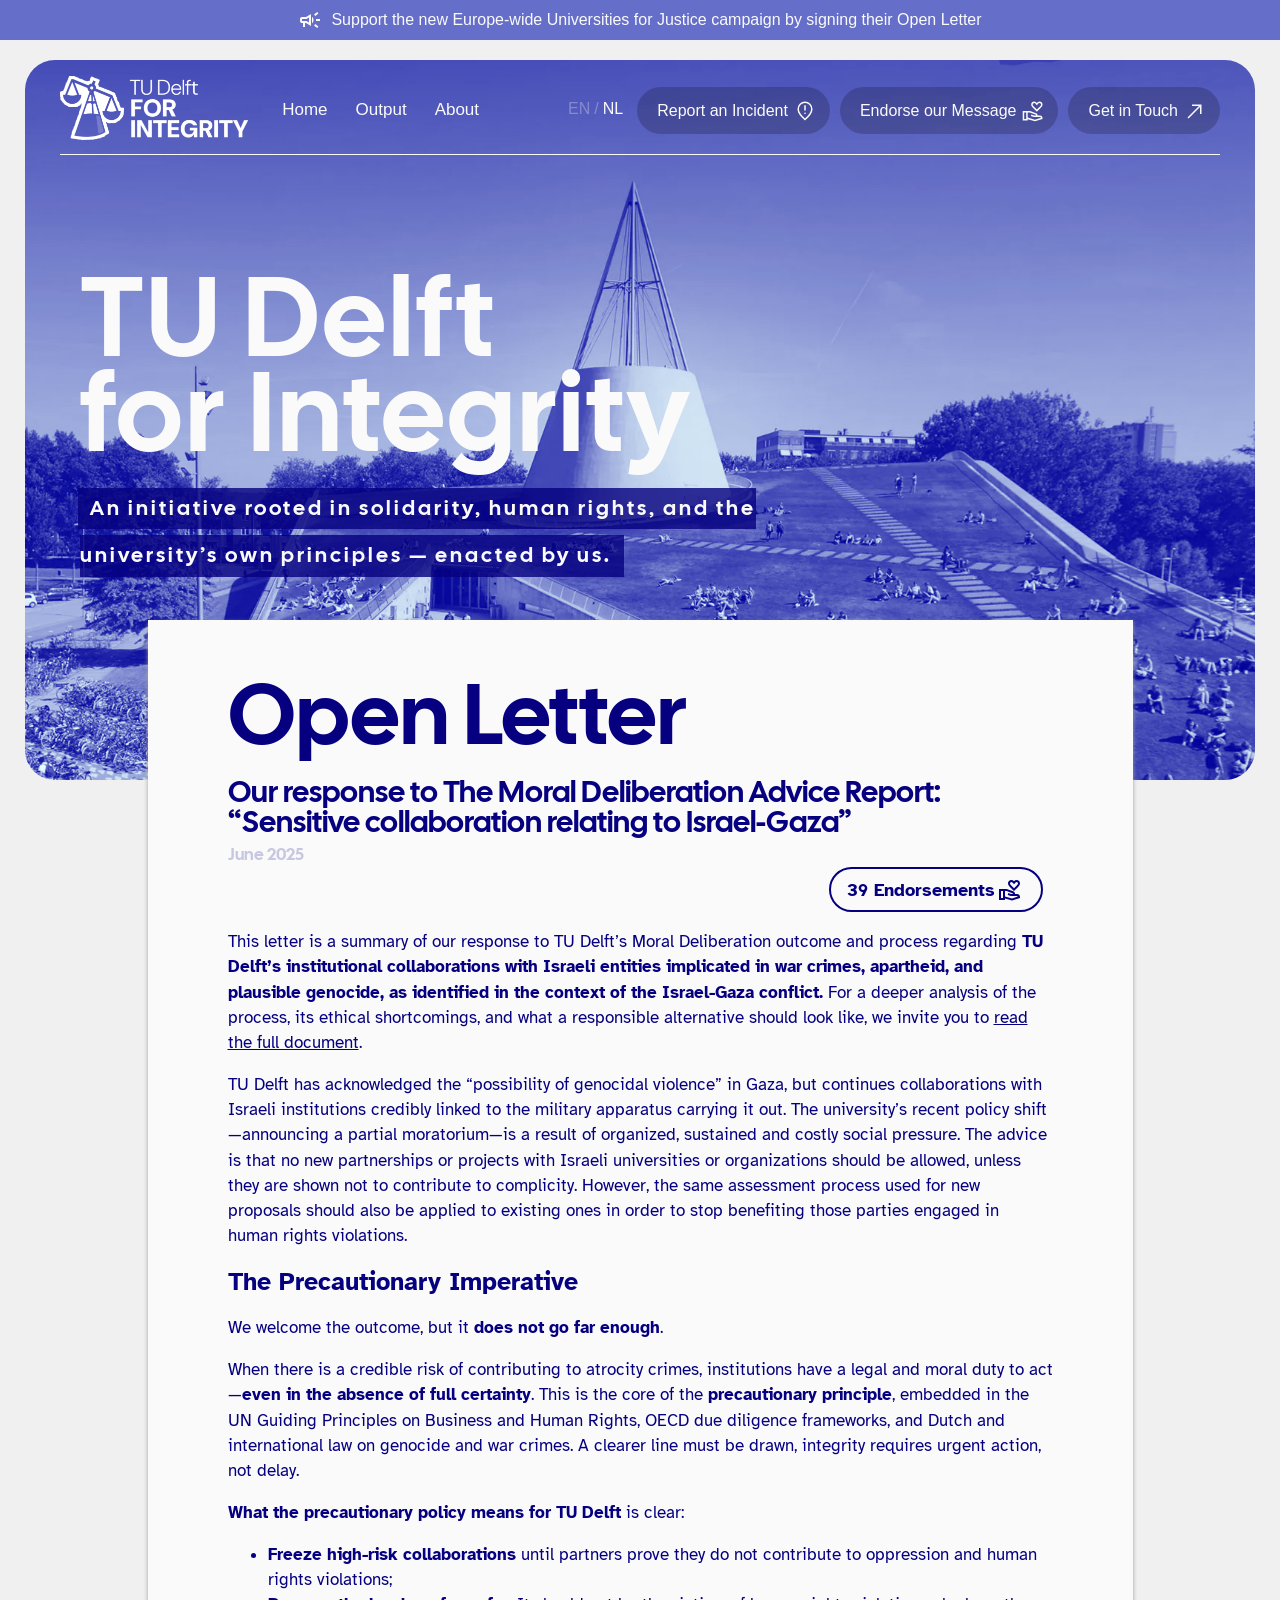
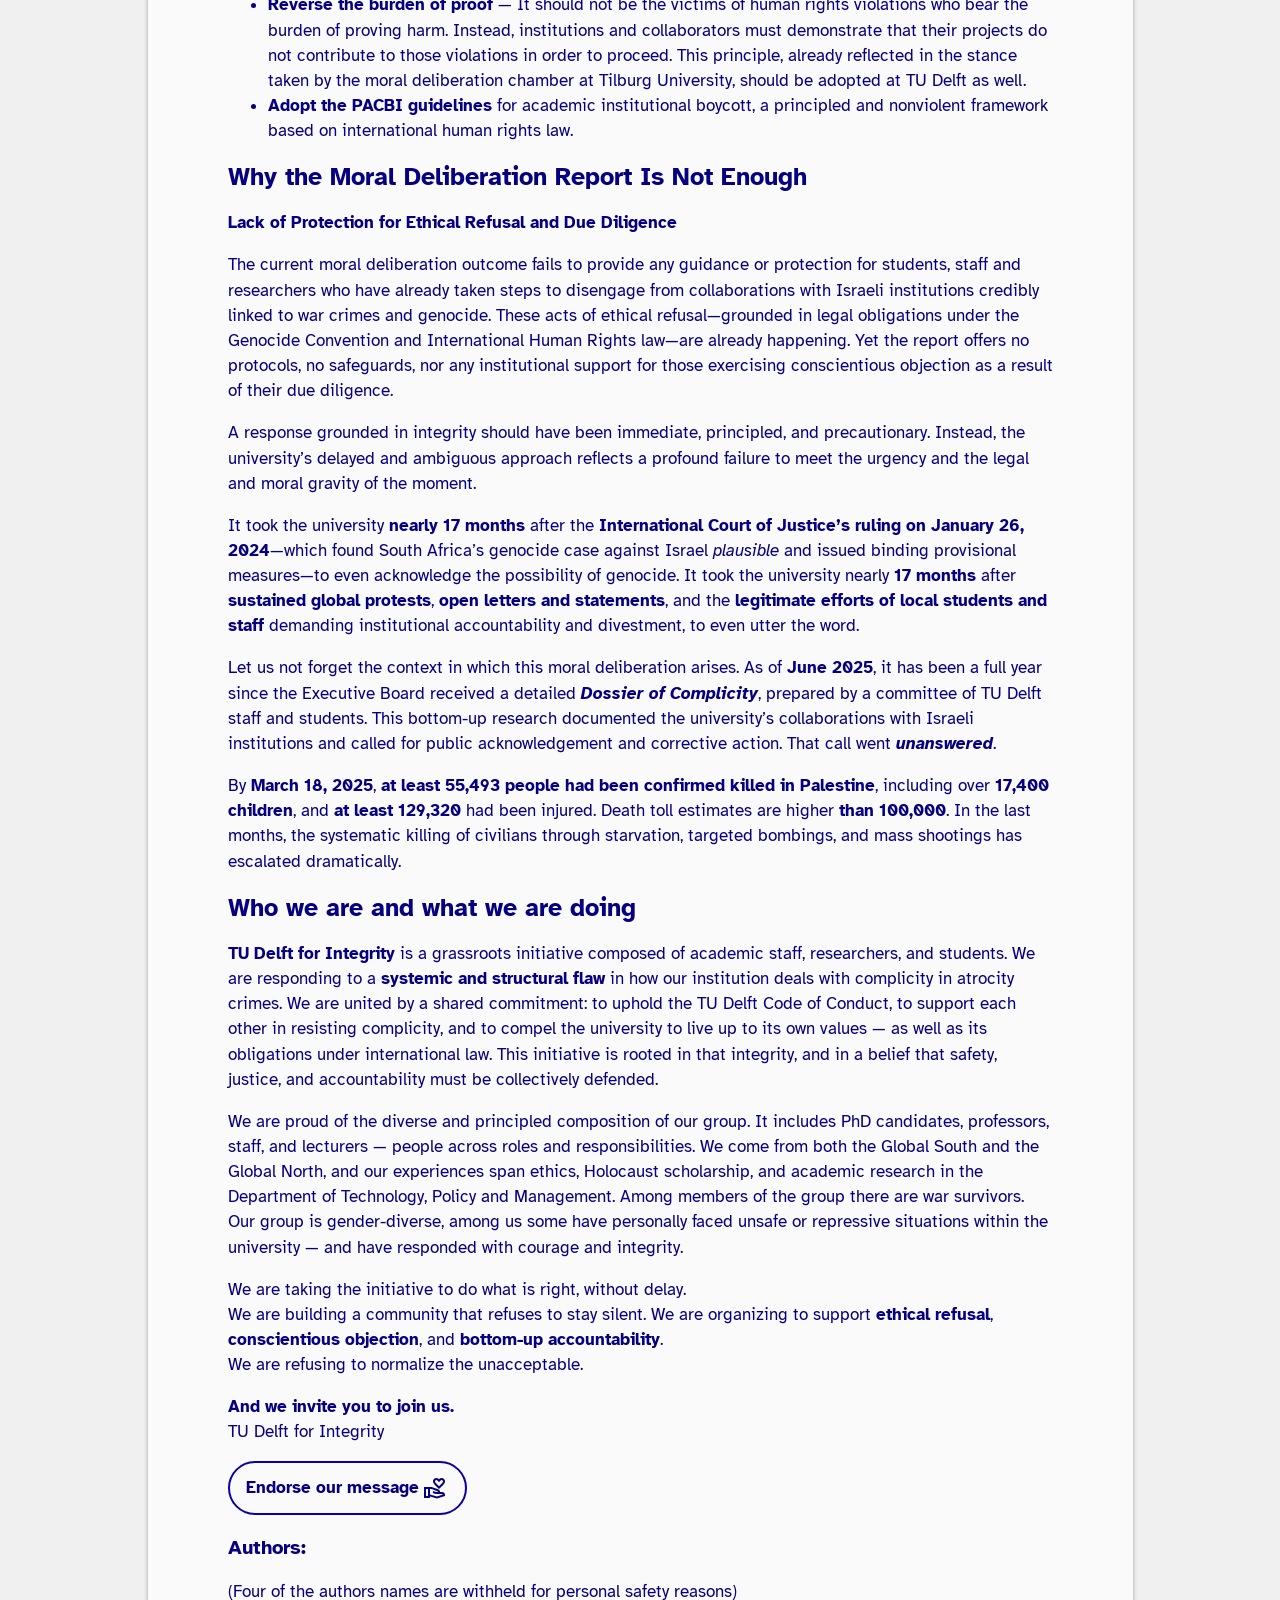
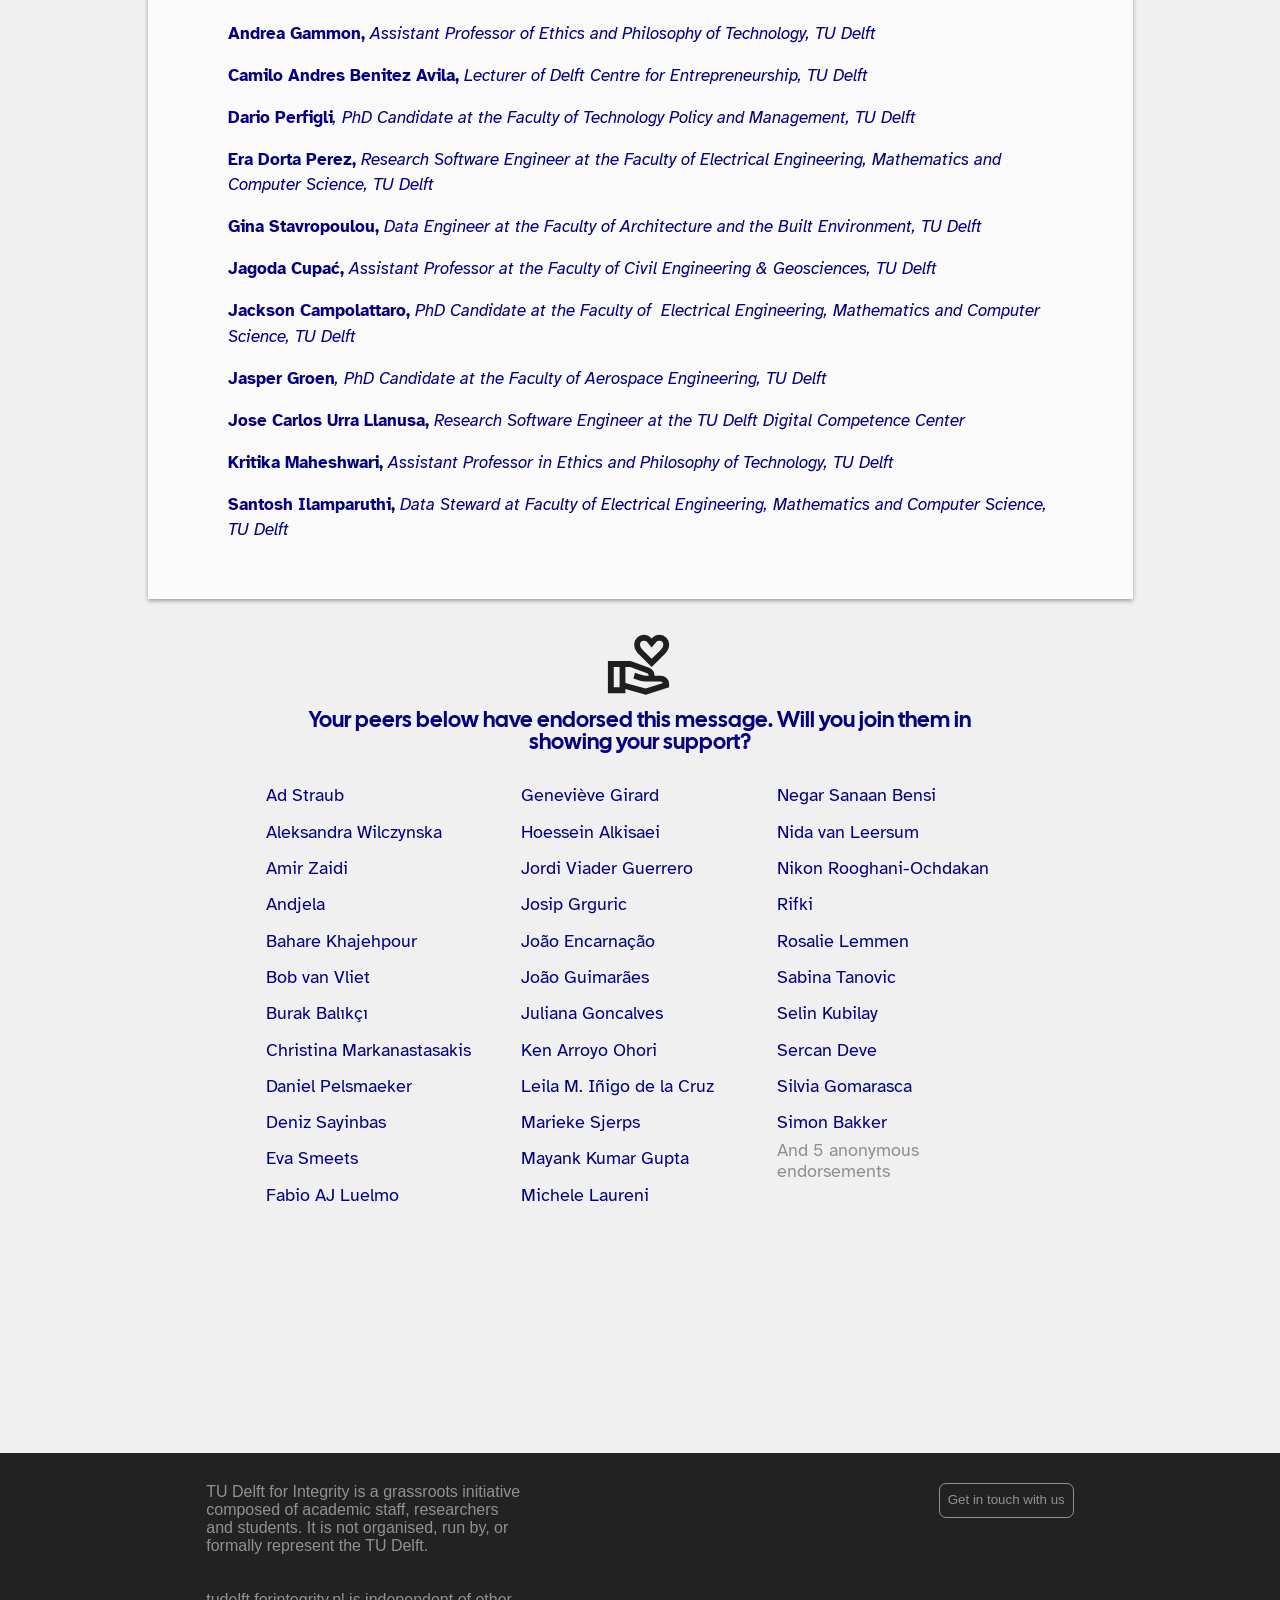
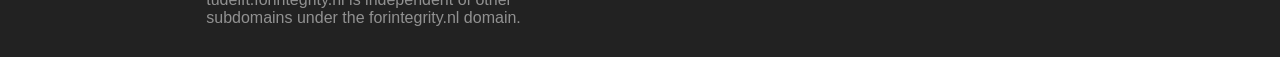
<file: index.html>
<!DOCTYPE html>
<html lang="en">
  <head>
    <meta charset="UTF-8">
    <meta name="viewport" content="width=device-width, initial-scale=1.0">
    <meta http-equiv="X-UA-Compatible" content="ie=edge">
    <title> TU Delft for Integrity | A place for moral deliberation for TU Delft members</title>
    <meta
      name="description"
      content="A grassroots initiative organized by staff working on research projects at TU Delft. United by the Code of Conduct and international law." />
    <link rel="icon" href="media/favicon.svg" type="image/svg+xml">
    <link rel="alternate" type="application/atom+xml" title="Atom Feed" href="/feed.xml"/>
    <link rel="stylesheet" href="style.css">

    <link rel="preconnect" href="https://fonts.googleapis.com">
    <link rel="preconnect" href="https://fonts.gstatic.com" crossorigin>
    <link href="https://fonts.googleapis.com/css2?family=Atkinson+Hyperlegible:ital,wght@0,400;0,700;1,400;1,700&family=Cal+Sans&display=swap" rel="stylesheet">

    <script src="utils/language-selection.js" type="text/javascript" defer></script>

    <script src="components/document.js" type="text/javascript" defer></script>
    <script src="components/header.js" type="text/javascript" defer></script>
    <script src="components/footer.js" type="text/javascript" defer></script>
    <script src="../components/endorsement-list.js" type="text/javascript" defer></script>
    <script src="../components/endorsement-badge.js" type="text/javascript" defer></script>
  </head>
  <body>
    <header-component></header-component>    
    <div id="opening-graphic">
        <div id="opening-image"></div>
        <div id="opening-slogan">
          <div id="title">TU Delft<br>for Integrity</div>
          <span data-lang-el=en><div id="subtitle" >An initiative rooted in solidarity, human rights, and the university’s own principles — enacted by us.</div></span>
          <span data-lang-el=nl><div id="subtitle">Een initiatief geworteld in solidariteit, mensenrechten en de principes gesteld door universiteit zelf — uitgevoerd door ons allemaal.</div></span>
        </div>
    </div>
    <div class="padding-box">

    <!-- English Version of Content -->
    <document-component class="homepage-document" data-lang-el=en>
      <span slot="title">Open Letter</span>
      <span slot="subtitle">Our response to The Moral Deliberation Advice Report: “Sensitive collaboration relating to Israel-Gaza”</span>
      <span slot="date">June 2025</span>
      <span slot="badge"><endorsement-badge-component datasource="/community/endorsements/open-letter-endorsements.csv"></endorsement-badge-component></span>
      <span slot="body-content">
          <!-- converted using https://text-html.com/ -->
          <p>This letter is a summary of our response to TU Delft&rsquo;s Moral Deliberation outcome and process regarding <strong>TU Delft&rsquo;s institutional collaborations with Israeli entities implicated in war crimes, apartheid, and plausible genocide, as identified in the context of the Israel-Gaza conflict.</strong> For a deeper analysis of the process, its ethical shortcomings, and what a responsible alternative should look like, we invite you to <a href="/output/2025-our-moral-deliberation.html">read the full document</a>.</p>
          <p>TU Delft has acknowledged the &ldquo;possibility of genocidal violence&rdquo; in Gaza, but continues collaborations with Israeli institutions credibly linked to the military apparatus carrying it out. The university&rsquo;s recent policy shift&mdash;announcing a partial moratorium&mdash;is a result of organized, sustained and costly social pressure. The advice is that no new partnerships or projects with Israeli universities or organizations should be allowed, unless they are shown not to contribute to complicity. However, the same assessment process used for new proposals should also be applied to existing ones in order to stop benefiting those parties engaged in human rights violations.</p>
          <h2><strong>The Precautionary Imperative</strong></h2>
          <p>We welcome the outcome, but it <strong>does not go far enough</strong>.&nbsp;</p>
          <p>When there is a credible risk of contributing to atrocity crimes, institutions have a legal and moral duty to act&mdash;<strong>even in the absence of full certainty</strong>. This is the core of the <strong>precautionary principle</strong>, embedded in the UN Guiding Principles on Business and Human Rights, OECD due diligence frameworks, and Dutch and international law on genocide and war crimes. A clearer line must be drawn, integrity requires urgent action, not delay.</p>
          <p><strong>What the precautionary policy means for TU Delft</strong> is clear:</p>
          <ul>
          <li><strong>Freeze high-risk collaborations</strong> until partners prove they do not contribute to oppression and human rights violations;</li>
          <li><strong>Reverse the burden of proof</strong> &mdash; It should not be the victims of human rights violations who bear the burden of proving harm. Instead, institutions and collaborators must demonstrate that their projects do not contribute to those violations in order to proceed. This principle, already reflected in the stance taken by the moral deliberation chamber at Tilburg University, should be adopted at TU Delft as well.</li>
          <li><strong>Adopt the PACBI guidelines</strong> for academic institutional boycott, a principled and nonviolent framework based on international human rights law.</li>
          </ul>
          <h2><strong>Why the Moral Deliberation Report Is Not Enough</strong></h2>
          <p><strong>Lack of Protection for Ethical Refusal and Due Diligence</strong></p>
          <p>The current moral deliberation outcome fails to provide any guidance or protection for students, staff and researchers who have already taken steps to disengage from collaborations with Israeli institutions credibly linked to war crimes and genocide. These acts of ethical refusal&mdash;grounded in legal obligations under the Genocide Convention and International Human Rights law&mdash;are already happening. Yet the report offers no protocols, no safeguards, nor any institutional support for those exercising conscientious objection as a result of their due diligence.&nbsp;</p>
          <p>A response grounded in integrity should have been immediate, principled, and precautionary. Instead, the university&rsquo;s delayed and ambiguous approach reflects a profound failure to meet the urgency and the legal and moral gravity of the moment.</p>
          <p>It took the university <strong>nearly 17 months</strong> after the <strong>International Court of Justice&rsquo;s ruling on January 26, 2024</strong>&mdash;which found South Africa&rsquo;s genocide case against Israel <em>plausible</em> and issued binding provisional measures&mdash;to even acknowledge the possibility of genocide. It took the university nearly <strong>17 months </strong>after <strong>sustained global protests</strong>, <strong>open letters and statements</strong>, and the <strong>legitimate efforts of local students and staff</strong> demanding institutional accountability and divestment, to even utter the word.</p>
          <p>Let us not forget the context in which this moral deliberation arises. As of <strong>June 2025</strong>, it has been a full year since the Executive Board received a detailed <strong><em>Dossier of Complicity</em></strong>, prepared by a committee of TU Delft staff and students. This bottom-up research documented the university&rsquo;s collaborations with Israeli institutions and called for public acknowledgement and corrective action. That call went <strong><em>unanswered</em></strong>.</p>
          <p>By <strong>March 18, 2025</strong>, <strong>at least 55,493 people had been confirmed killed in Palestine</strong>, including over <strong>17,400 children</strong>, and <strong>at least 129,320</strong> had been injured. Death toll estimates are higher <strong>than 100,000</strong>. In the last months, the systematic killing of civilians through starvation, targeted bombings, and mass shootings has escalated dramatically.</p>
          <h2><strong>Who we are and what we are doing</strong></h2>
          <p><strong>TU Delft for Integrity</strong> is a grassroots initiative composed of academic staff, researchers, and students. We are responding to a <strong>systemic and structural flaw</strong> in how our institution deals with complicity in atrocity crimes. We are united by a shared commitment: to uphold the TU Delft Code of Conduct, to support each other in resisting complicity, and to compel the university to live up to its own values &mdash; as well as its obligations under international law. This initiative is rooted in that integrity, and in a belief that safety, justice, and accountability must be collectively defended.</p>
          <p>We are proud of the diverse and principled composition of our group. It includes PhD candidates, professors, staff, and lecturers &mdash; people across roles and responsibilities. We come from both the Global South and the Global North, and our experiences span ethics, Holocaust scholarship, and academic research in the Department of Technology, Policy and Management. Among members of the group there are war survivors. Our group is gender-diverse, among us some have personally faced unsafe or repressive situations within the university &mdash; and have responded with courage and integrity.</p>
          <p>We are taking the initiative to do what is right, without delay.<br />We are building a community that refuses to stay silent. We are organizing to support <strong>ethical refusal</strong>, <strong>conscientious objection</strong>, and <strong>bottom-up accountability</strong>.<br />We are refusing to normalize the unacceptable.</p>
          <p><strong>And we invite you to join us.</strong><strong><br /></strong>TU Delft for Integrity<br /></p>          
      </span>
      <span name="button" class="actionbuttons">
          <a class="action-button" href="https://forms.office.com/e/qYGAxbVee1" target="_blank">Endorse our message
            <div class="icon" style="font-size: 1.7em; -webkit-mask: url(/icons/volunteer_activism_24dp_1F1F1F_FILL0_wght400_GRAD0_opsz24.svg) no-repeat center;"></div>
          </a>
      <span name="authors">
        <h3>Authors:</h3>
        <p>(Four of the authors names are withheld for personal safety reasons)</p>
        <p><strong>Andrea Gammon,</strong> <em>Assistant Professor of Ethics and Philosophy of Technology, TU Delft</em></p>
        <p><strong>Camilo Andres Benitez Avila, </strong><em>Lecturer of Delft Centre for Entrepreneurship, TU Delft</em></p>
        <p><strong>Dario Perfigli</strong><em>, PhD Candidate at the Faculty of Technology Policy and Management, TU Delft</em></p>
        <p><strong>Era Dorta Perez,</strong><em> Research Software Engineer at the Faculty of Electrical Engineering, Mathematics and Computer Science, TU Delft</em></p>
        <p><strong>Gina Stavropoulou, </strong><em>Data Engineer at the Faculty of Architecture and the Built Environment, TU Delft</em></p>
        <p><strong>Jagoda Cupać,</strong> <em>Assistant Professor at the Faculty of Civil Engineering &amp; Geosciences, TU Delft</em></p>
        <p><strong>Jackson Campolattaro,</strong><em> PhD Candidate at the Faculty of&nbsp; Electrical Engineering, Mathematics and Computer Science, TU Delft</em></p>
        <p><strong>Jasper Groen</strong><em>, PhD Candidate at the Faculty of Aerospace Engineering, TU Delft</em></p>
        <p><strong>Jose Carlos Urra Llanusa,</strong> <em>Research Software Engineer at the TU Delft Digital Competence</em> <em>Center</em></p>
        <p><strong>Kritika </strong><strong>Maheshwari</strong><strong>,</strong><em> Assistant Professor in Ethics and Philosophy of Technology, TU Delft</em>&nbsp;</p>
        <p><strong>Santosh Ilamparuthi,</strong><em> Data Steward at</em> <em>Faculty of Electrical Engineering, Mathematics and Computer Science, TU Delft</em></p>
      </span>
    </document-component>

    <!-- Nederlands -->
    <document-component class="homepage-document" data-lang-el=nl>
        <span slot="title">Open Brief</span>
        <span slot="subtitle">Onze reactie op het Moral Deliberation Advice Report: “Sensitive collaboration relating to Israel-Gaza”</span>
        <span slot="date">Juni 2025</span>
        <span slot="badge"><endorsement-badge-component datasource="/community/endorsements/open-letter-endorsements.csv"></endorsement-badge-component></span>
        <span slot="body-content">
          <!-- converted using https://text-html.com/ -->
          <p>Deze brief is een samenvatting van onze reactie op de uitkomst en het proces van de Morele Beraadslaging van de TU Delft met betrekking tot de institutionele samenwerkingen van de universiteit met Israëlische entiteiten die betrokken zijn bij oorlogsmisdaden, apartheid en aannemelijke genocide, zoals vastgesteld in de context van het Israël-Gaza-conflict. Voor een diepgaandere analyse van het proces, de ethische tekortkomingen en hoe een verantwoord alternatief eruit zou moeten zien, nodigen wij u uit om ons volledige document te lezen.</p>

          <p>De TU Delft heeft de “mogelijkheid van genocidaal geweld” in Gaza erkend, maar zet de samenwerking voort met Israëlische instellingen die geloofwaardig verbonden zijn aan het militaire apparaat dat dit geweld uitvoert. De recente beleidswijziging van de universiteit — het aankondigen van een gedeeltelijk moratorium — is het resultaat van georganiseerde, aanhoudende en kostbare maatschappelijke druk. Het advies luidt dat er geen nieuwe partnerschappen of projecten met Israëlische universiteiten of organisaties mogen worden toegestaan, tenzij wordt aangetoond dat deze niet bijdragen aan medeplichtigheid. Echter, ditzelfde beoordelingsproces voor nieuwe voorstellen zou ook moeten worden toegepast op bestaande projecten, om te voorkomen dat er nog langer geprofiteerd wordt door partijen die betrokken zijn bij mensenrechtenschendingen.</p>

          <h2><strong>Het Voorzorgsbeginsel</strong></h2>

          <p>Wij verwelkomen de uitkomst, <strong>maar deze gaat niet ver genoeg.</strong></p>

          <p>Wanneer er een geloofwaardig risico bestaat op bijdrage aan wreedheden, hebben instellingen een juridische en morele plicht om te handelen — <strong>zelfs bij gebrek aan volledige zekerheid.</strong> Dit is de kern van <strong>het voorzorgsbeginsel</strong>, dat is verankerd in de UN Guiding Principles on Business and Human Rights, de OESO-richtlijnen voor gepaste zorgvuldigheid ('due diligence'), en het Nederlandse en internationale recht inzake genocide en oorlogsmisdaden. Er moet een duidelijke grens worden getrokken; integriteit vereist onmiddellijke actie, geen uitstel.</p>

          <p>Wat het Voorzorgsbeginsel voor de TU Delft betekent, is helder:</p>
          <ul>
              <li><strong>Bevries risicovolle samenwerkingen</strong> totdat partners bewijzen dat zij niet bijdragen aan onderdrukking en mensenrechtenschendingen;</li>
              <li><strong>Draai de bewijslast om</strong> — Het zouden niet de slachtoffers van mensenrechtenschendingen moeten zijn die de last dragen om schade aan te tonen. In plaats daarvan moeten instellingen en samenwerkingspartners aantonen dat hun projecten niet bijdragen aan die schendingen om uitgevoerd te mogen worden. Dit principe, dat al wordt weerspiegeld in het standpunt van de morele beraadsligingskamer van Tilburg University, zou ook door de TU Delft moeten worden overgenomen.</li>
              <li><strong>Adopteer de PACBI-richtlijnen</strong> voor een academische institutionele boycot; een principieel en geweldloos kader gebaseerd op het internationaal recht inzake mensenrechten.</li>
          </ul>
          <h2><strong>Waarom het rapport van de Morele Beraadslaging onvoldoende is</strong></h2>

          <p><strong>Gebrek aan bescherming voor moreel bezwaar en <i>due diligence</i></strong></p>

          <p>De huidige uitkomst van de morele beraadslaging schiet tekort in het bieden van richtlijnen of bescherming voor studenten, personeel en onderzoekers die al stappen hebben ondernomen om zich te distantiëren van samenwerkingen met Israëlische instellingen die geloofwaardig gelinkt zijn aan oorlogsmisdaden en genocide. Deze daden van ethische weigering — gebaseerd op juridische verplichtingen onder het Genocideverdrag en het internationaal recht — vinden nu al plaats. Toch biedt het rapport geen protocollen, geen waarborgen, noch enige institutionele steun voor degenen die gewetensbezwaren uiten als gevolg van hun eigen <i>due dilligence</i>.</p>

          <p>Een reactie gebaseerd op integriteit had onmiddellijk, principieel en preventief moeten zijn. In plaats daarvan weerspiegelt de vertraagde en ambivalente aanpak van de universiteit een diepgaand falen om de urgentie en de juridische en morele ernst van dit moment te erkennen.</p>

          <p>Het kostte de universiteit <strong>bijna 17 maanden</strong> na de uitspraak van het <strong>Internationaal Gerechtshof op 26 januari 2024</strong> — die de genocidezaak van Zuid-Afrika tegen Israël aannemelijk achtte en bindende voorlopige maatregelen oplegde — om zelfs maar de mogelijkheid van genocide te erkennen. Het kostte de universiteit bijna 17 maanden na <strong>aanhoudende wereldwijde protesten, open brieven en verklaringen, en de inspanningen van lokale studenten en medewerkers</strong> die institutionele verantwoording en desinvestering eisten, om het woord überhaupt uit te spreken.</p>

          <p>Laten we de context waarin deze morele beraadslaging plaatsvindt niet vergeten. Sinds juni 2025 is het een vol jaar geleden dat het College van Bestuur een gedetailleerd <strong>Dossier van Medeplichtigheid</strong> ontving, opgesteld door een commissie van medewerkers en studenten van de TU Delft. Dit 'bottom-up' onderzoek documenteerde de samenwerkingen van de universiteit met Israëlische instellingen en riep op tot publieke erkenning en corrigerende maatregelen. Die oproep bleef onbeantwoord.</p>

          <p>Tegen 18 maart 2025 waren er in Palestina ten minste 55.493 doden bevestigd, waaronder meer dan 17.400 kinderen, en waren er ten minste 129.320 gewonden gevallen. Schattingen van het dodental liggen hoger dan 100.000. In de afgelopen maanden is het systematisch doden van burgers door uithongering, gerichte bombardementen en massa-executies dramatisch geëscaleerd.</p>

          <h2><strong>Wie we zijn en wat we doen</strong></h2>

          <p>TU Delft for Integrity is een grassroots initiatief bestaande uit wetenschappelijk personeel, onderzoekers en studenten. Wij reageren op een systemische en structurele tekortkoming in de manier waarop onze instelling omgaat met medeplichtigheid aan wreedheden. Wij zijn verenigd door een gezamenlijke toewijding: het handhaven van de Gedragscode van de TU Delft, het ondersteunen van elkaar in het weerstaan van medeplichtigheid, en het dwingen van de universiteit om haar eigen waarden — evenals haar verplichtingen onder het internationaal recht — na te komen. Dit initiatief is geworteld in die integriteit en in het geloof dat veiligheid, rechtvaardigheid en verantwoording collectief verdedigd moeten worden.</p>

          <p>We zijn trots op de diverse en principiële samenstelling van onze groep. Deze omvat promovendi, professoren, medewerkers en docenten — mensen in verschillende rollen en met verschillende verantwoordelijkheden. We komen uit zowel het Mondiale Zuiden als het Mondiale Noorden, en onze expertise omvat ethiek, Holocaust-studies en academisch onderzoek binnen de faculteit Techniek, Bestuur en Management (TBM). Onder de leden van de groep bevinden zich overlevenden van oorlogen. Onze groep is gender-divers; sommigen van ons hebben persoonlijk te maken gehad met onveilige of repressieve situaties binnen de universiteit — en hebben hierop gereageerd met moed en integriteit.</p>

          <p>Wij nemen het initiatief om zonder uitstel te staan voor wat moreel juist is. Wij bouwen een gemeenschap die weigert om stil te blijven. Wij komen samen om gewetensbezwaren te faciliteren en om op een bottom-up manier verantwoordelijkheid te eisen — en wij weigeren immorele acties te normaliseren.</p>

          <p><strong>En we nodigen jou uit om je hierbij aan te sluiten.</strong></p>
          <p>TU Delft for Integrity</p>
        </span>
        <div slot="buttons" class="actionbuttons">
            <div><a href="https://forms.office.com/e/qYGAxbVee1" target="_blank">Steun onze boodschap
            <div class="icon" style="font-size: 1.7em; -webkit-mask: url(/icons/volunteer_activism_24dp_1F1F1F_FILL0_wght400_GRAD0_opsz24.svg) no-repeat center;"></div>
            </a></div>
            <div><a href="/documents/pdf/open-letter-2025.pdf" download>PDF (English)
            <div class="icon" style="font-size: 1.7em; -webkit-mask: url(/icons/file_save_24dp_1F1F1F_FILL0_wght400_GRAD0_opsz24.svg) no-repeat center;"></div>
            </a></div>    
        </div>           
        <span slot="authors">
          <h3>Auteurs:</h3>
          <p>(De namen van 4 auteurs zijn uit persoonlijke veiligheidsredenen niet getoond.)</p>
          <p><strong>Andrea Gammon,</strong> <em>Assistant Professor of Ethics and Philosophy of Technology, TU Delft</em></p>
          <p><strong>Camilo Andres Benitez Avila, </strong><em>Lecturer of Delft Centre for Entrepreneurship, TU Delft</em></p>
          <p><strong>Dario Perfigli</strong><em>, PhD Candidate at the Faculty of Technology Policy and Management, TU Delft</em></p>
          <p><strong>Era Dorta Perez,</strong><em> Research Software Engineer at the Faculty of Electrical Engineering, Mathematics and Computer Science, TU Delft</em></p>
          <p><strong>Gina Stavropoulou, </strong><em>Data Engineer at the Faculty of Architecture and the Built Environment, TU Delft</em></p>
          <p><strong>Jagoda Cupać,</strong> <em>Assistant Professor at the Faculty of Civil Engineering &amp; Geosciences, TU Delft</em></p>
          <p><strong>Jackson Campolattaro,</strong><em> PhD Candidate at the Faculty of&nbsp; Electrical Engineering, Mathematics and Computer Science, TU Delft</em></p>
          <p><strong>Jasper Groen</strong><em>, PhD Candidate at the Faculty of Aerospace Engineering, TU Delft</em></p>
          <p><strong>Jose Carlos Urra Llanusa,</strong> <em>Research Software Engineer at the TU Delft Digital Competence</em> <em>Center</em></p>
          <p><strong>Kritika </strong><strong>Maheshwari</strong><strong>,</strong><em> Assistant Professor in Ethics and Philosophy of Technology, TU Delft</em>&nbsp;</p>
          <p><strong>Santosh Ilamparuthi,</strong><em> Data Steward at</em> <em>Faculty of Electrical Engineering, Mathematics and Computer Science, TU Delft</em></p>
        </span>
        
    </document-component>
    <endorsement-list-component datasource="/community/endorsements/open-letter-endorsements.csv" class="homepage-document"></endorsement-list-component>
    </div>


    <footer-component></footer-component>

      <!-- SVG filter for images -->
      <svg width="0" height="0" style="position: absolute;">
        <filter id="duotone-deep-blue-white" color-interpolation-filters="sRGB">
          <feColorMatrix
            type="matrix"
            values="
              0.3333 0.3333 0.3333 0 0
              0.3333 0.3333 0.3333 0 0
              0.3333 0.3333 0.3333 0 0
              0 0 0 1 0
            "
            result="grayscale"
          />
      
          <feComponentTransfer color-interpolation-filters="sRGB" in="grayscale">
            <feFuncR type="table" tableValues="0 0.92" />
            <feFuncG type="table" tableValues="0 1" />
            <feFuncB type="table" tableValues="0.6 1" />
            <feFuncA type="identity" />
          </feComponentTransfer>
        </filter>
      </svg>
  </body>
</html>
</file>
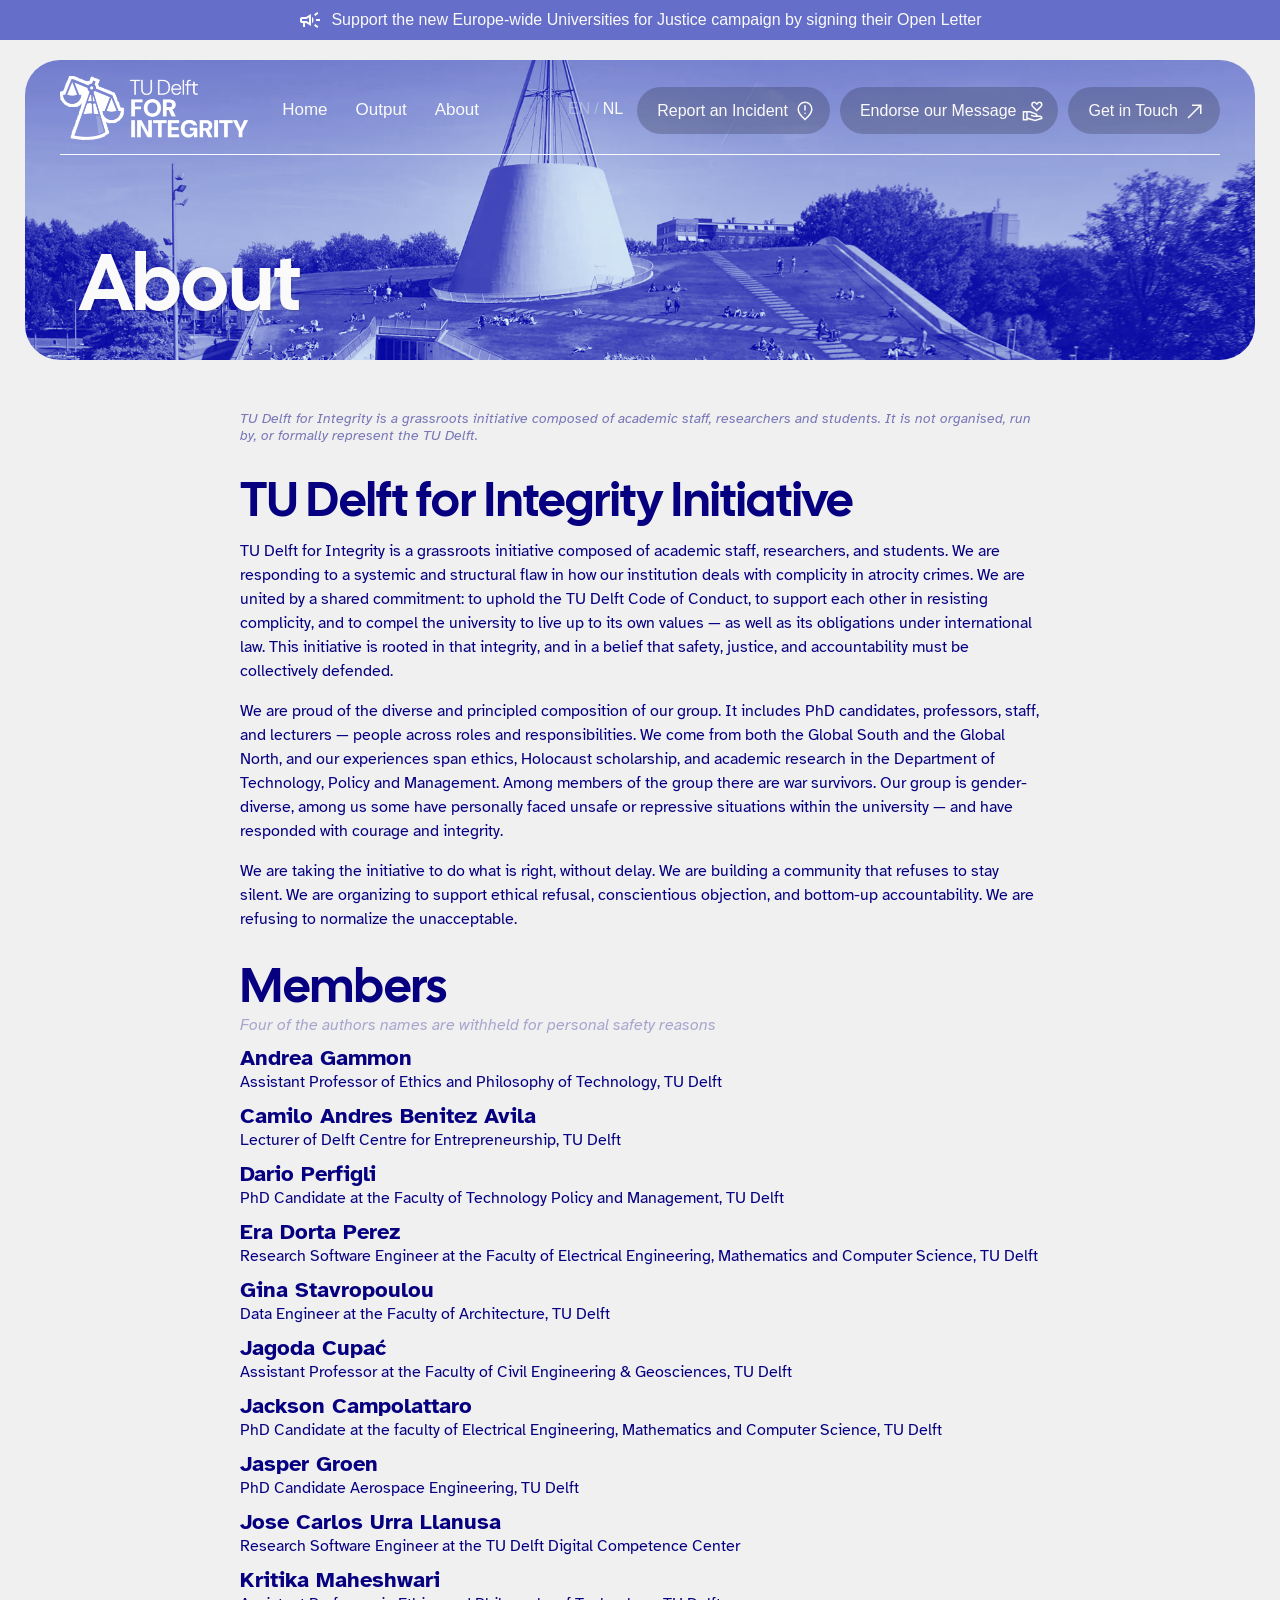
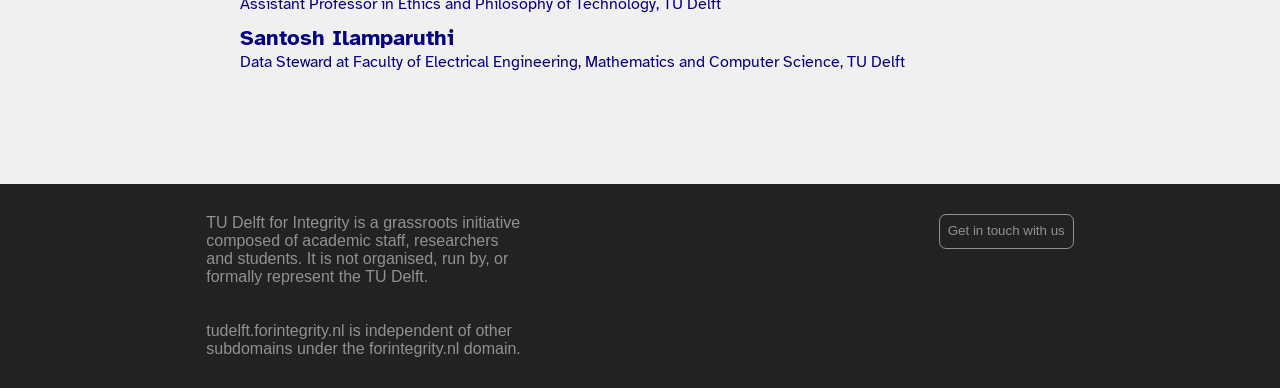
<file: about.html>
<!DOCTYPE html>
<html lang="en">
  <head>
    <meta charset="UTF-8">
    <meta name="viewport" content="width=device-width, initial-scale=1.0">
    <meta http-equiv="X-UA-Compatible" content="ie=edge">
    <title> People | TU Delft for Integrity | A place for moral deliberation for TU Delft members</title>
    <meta
      name="description"
      content="A grassroots initiative organized by staff working on research projects at TU Delft. United by the Code of Conduct and international law." />
    <link rel="icon" href="media/favicon.svg" type="image/svg+xml">
    <link rel="alternate" type="application/atom+xml" title="Atom Feed" href="/feed.xml"/>
    <link rel="stylesheet" href="style.css">
    <link rel="stylesheet" href="about.css">

    <link rel="preconnect" href="https://fonts.googleapis.com">
    <link rel="preconnect" href="https://fonts.gstatic.com" crossorigin>
    <link href="https://fonts.googleapis.com/css2?family=Atkinson+Hyperlegible:ital,wght@0,400;0,700;1,400;1,700&family=Cal+Sans&display=swap" rel="stylesheet">

    <script src="utils/language-selection.js" type="text/javascript" defer></script>

    <script src="components/banner-graphic.js" type="text/javascript" defer></script>
    <script src="components/header.js" type="text/javascript" defer></script>
    <script src="components/footer.js" type="text/javascript" defer></script>
  </head>  
  <body>
    <header-component></header-component>
    <banner-graphic>
      <span slot="text">About</span>
    </banner-graphic>

    <div class="padding-box">
    <div id="content-box">
        <!-- English -->
        <div class="disclaimer" data-lang-el=en>TU Delft for Integrity is a grassroots initiative composed of academic staff, researchers and students. It is not organised, run by, or formally represent the TU Delft.</div>
        <h2 data-lang-el=en>TU Delft for Integrity Initiative</h2>
        <div id="intiative-introduction" data-lang-el=en>
          
          <p>TU Delft for Integrity is a grassroots initiative composed of academic staff, researchers, and students. We are responding to a systemic and structural flaw in how our institution deals with complicity in atrocity crimes. We are united by a shared commitment: to uphold the TU Delft Code of Conduct, to support each other in resisting complicity, and to compel the university to live up to its own values — as well as its obligations under international law. This initiative is rooted in that integrity, and in a belief that safety, justice, and accountability must be collectively defended.</p>

          <p>We are proud of the diverse and principled composition of our group. It includes PhD candidates, professors, staff, and lecturers — people across roles and responsibilities. We come from both the Global South and the Global North, and our experiences span ethics, Holocaust scholarship, and academic research in the Department of Technology, Policy and Management. Among members of the group there are war survivors. Our group is gender-diverse, among us some have personally faced unsafe or repressive situations within the university — and have responded with courage and integrity.</p>

          <p>We are taking the initiative to do what is right, without delay.
          We are building a community that refuses to stay silent. We are organizing to support ethical refusal, conscientious objection, and bottom-up accountability.
          We are refusing to normalize the unacceptable.</p>
      </div>
      <!-- Nederlands -->
       <div class="disclaimer" data-lang-el=nl>TU Delft for Integrity is een initiatief opgezet door ondersteunend en beheerspersoneel, onderzoekers en studenten. Het is niet georganiseerd of uitgevoerd door de TU Delft, noch representeert dit initiatief de TU Delft als organistie.</div>
       <h2 data-lang-el=nl>TU Delft for Integrity initatief</h2>
       <div id="intiative-introduction" data-lang-el=nl>
          <p>TU Delft for Integrity is een initiatief bestaande uit wetenschappelijk personeel, onderzoekers en studenten. Wij reageren op een systemische en structurele tekortkoming in de manier waarop onze instelling omgaat met medeplichtigheid aan wreedheden. Wij zijn verenigd door een gezamenlijke toewijding: het handhaven van de Gedragscode van de TU Delft, het ondersteunen van elkaar in het weerstaan van medeplichtigheid, en het dwingen van de universiteit om haar eigen waarden — evenals haar verplichtingen onder het internationaal recht — na te komen. Dit initatief is geworteld in de overtuiging dat integriteit, veiligheid, gerechtigheid en verantwoordelijkheid collectief verdedigd moeten worden.
          </p>

          <p>Wij zijn trots op de brede en principiële samenstelling van de groep. De groep bestaat uit promovendi, professoren, ondersteunend en beheerspersoneel, en docenten — mensen dwars door alle rollen en functies heen. De leden van de groep komen uit het mondiale zuiden en het mondiale noorden, en onze expertise is op het gebied van ethiek, Holocaust-onderzoek, en academisch onderzoek in het gebied van Techniek, Bestuur en Management. Onder de leden van de group zijn er oorlogsoverlevenden. Onze groep is gender-divers, en sommige leden hebben persoonlijk onvelige of repressieve situaties meegemaakt binnen de Universiteit. </p>

          <p>Wij nemen het initiatief om zonder uitstel te staan voor wat moreel juist is. Wij bouwen een gemeenschap die weigert om stil te blijven. Wij komen samen om gewetensbezwaren te faciliteren en om op een bottom-up manier verantwoordelijkheid te eisen — en wij weigeren immorele acties te normaliseren.</p>
        </div>
      <h2 data-lang-el=en>Members</h2>
      <h2 data-lang-el=nl>Leden</h2>
      <div id="initiative-members">
        <div id="subcaption" data-lang-el=en>
          Four of the authors names are withheld for personal safety reasons
        </div>
         <div id="subcaption" data-lang-el=nl>
          De namen van vier van de leden zijn uit overweging voor de persoonlijke veiligheid niet openbaar vermeld
        </div>
        <div id="members">
          <div class="member"><span class="name">Andrea Gammon</span>Assistant Professor of Ethics and Philosophy of Technology, TU Delft</div>
          <div class="member"><span class="name">Camilo Andres Benitez Avila</span>Lecturer of Delft Centre for Entrepreneurship, TU Delft</div>
          <div class="member"><span class="name">Dario Perfigli</span>PhD Candidate at the Faculty of Technology Policy and Management, TU Delft</div>
          <div class="member"><span class="name">Era Dorta Perez</span>Research Software Engineer at the Faculty of Electrical Engineering, Mathematics and Computer Science, TU Delft</div>
          <div class="member"><span class="name">Gina Stavropoulou</span>Data Engineer at the Faculty of Architecture, TU Delft</div>
          <div class="member"><span class="name">Jagoda Cupać</span>Assistant Professor at the Faculty of Civil Engineering & Geosciences, TU Delft</div>
          <div class="member"><span class="name">Jackson Campolattaro</span>PhD Candidate at the faculty of  Electrical Engineering, Mathematics and Computer Science, TU Delft</div>
          <div class="member"><span class="name">Jasper Groen</span>PhD Candidate Aerospace Engineering, TU Delft</div>
          <div class="member"><span class="name">Jose Carlos Urra Llanusa</span>Research Software Engineer at the TU Delft Digital Competence Center</div>
          <div class="member"><span class="name">Kritika Maheshwari</span>Assistant Professor in Ethics and Philosophy of Technology, TU Delft</div>
          <div class="member"><span class="name">Santosh Ilamparuthi</span>Data Steward at Faculty of Electrical Engineering, Mathematics and Computer Science, TU Delft</div>
        </div>
      </div>


    </div></div>
    
    <footer-component></footer-component>
  </body>
</html>
</file>
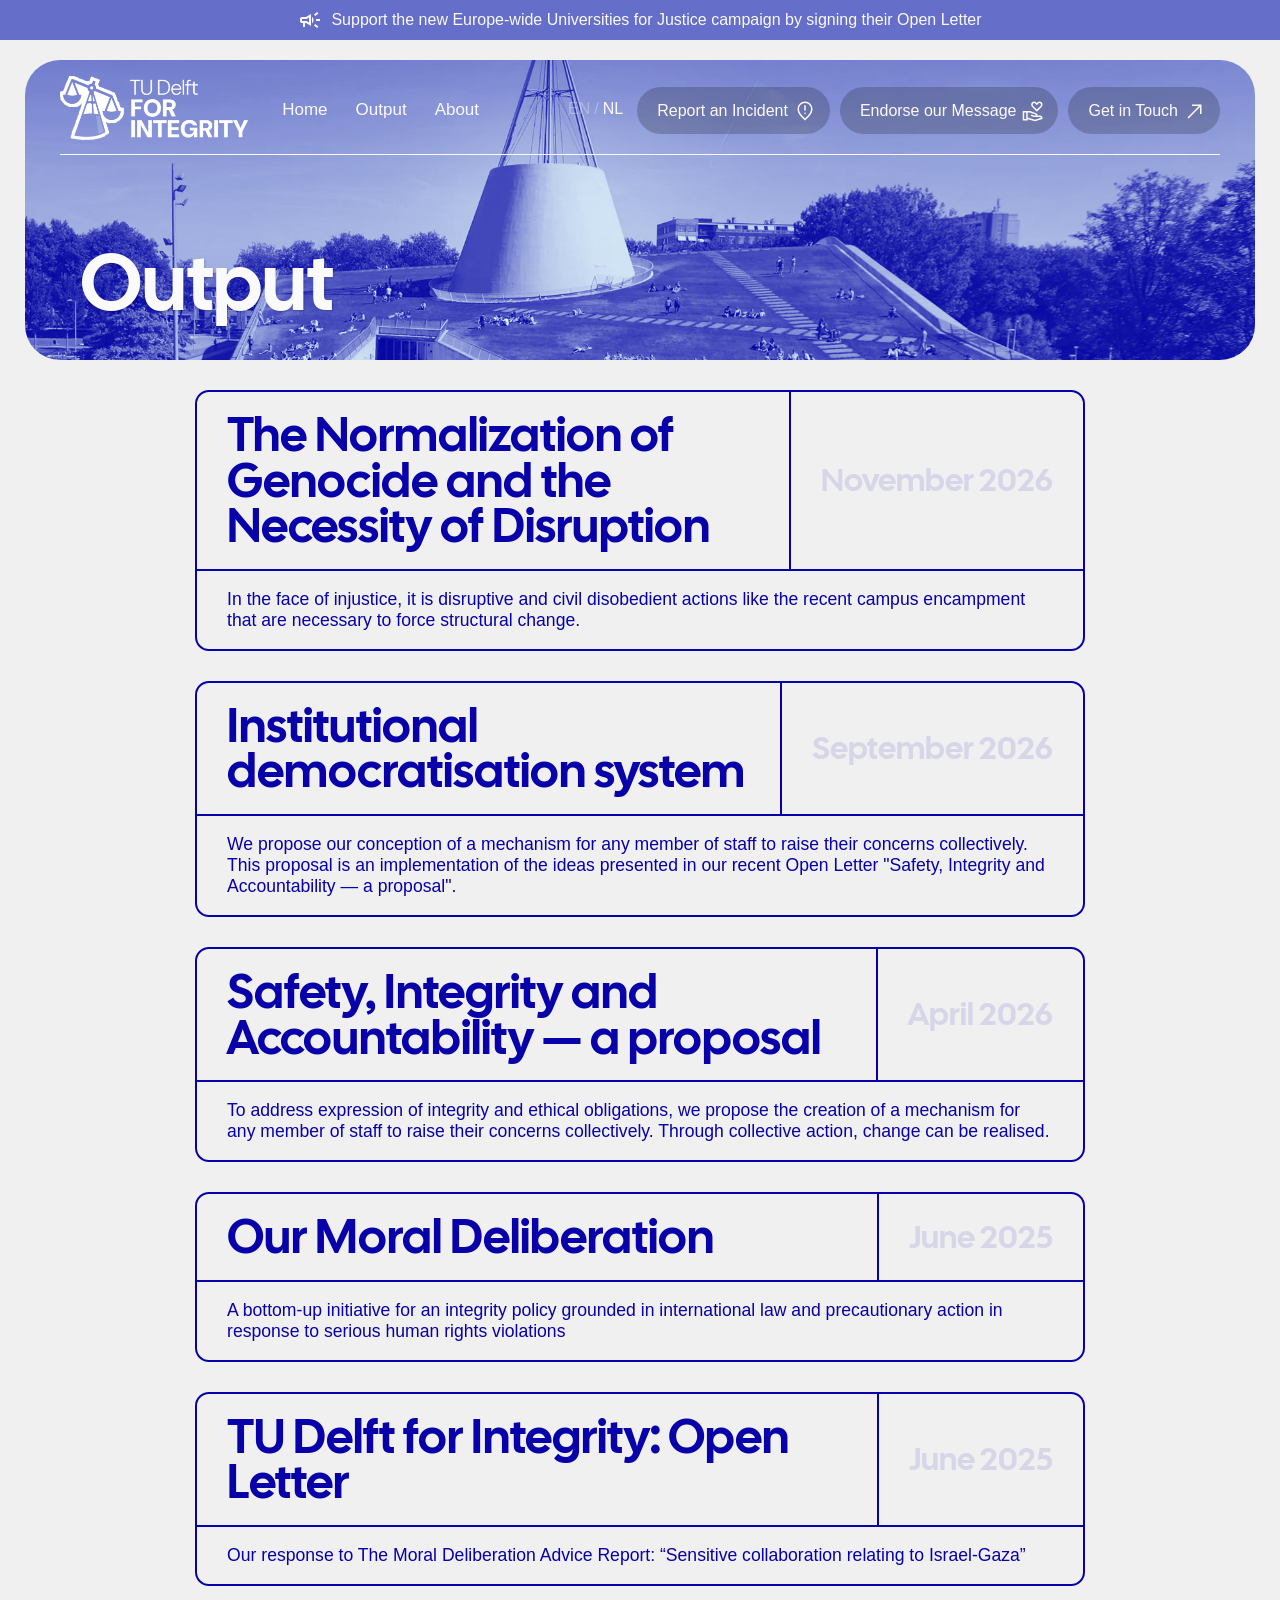
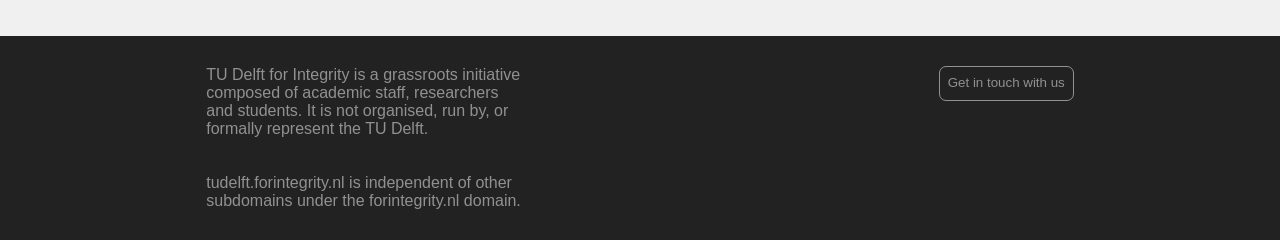
<file: output.html>
<!DOCTYPE html>
<html lang="en">
  <head>
    <meta charset="UTF-8">
    <meta name="viewport" content="width=device-width, initial-scale=1.0">
    <meta http-equiv="X-UA-Compatible" content="ie=edge">
    <title> Output | TU Delft for Integrity | A place for moral deliberation for TU Delft members</title>
    <meta
      name="description"
      content="A grassroots initiative organized by staff working on research projects at TU Delft. United by the Code of Conduct and international law." />
    <link rel="icon" href="media/favicon.svg" type="image/svg+xml">
    <link rel="alternate" type="application/atom+xml" title="Atom Feed" href="/feed.xml"/>
    <link rel="stylesheet" href="style.css">

    <script src="utils/language-selection.js" type="text/javascript" defer></script>

    <link rel="preconnect" href="https://fonts.googleapis.com">
    <link rel="preconnect" href="https://fonts.gstatic.com" crossorigin>
    <link href="https://fonts.googleapis.com/css2?family=Cal+Sans&display=swap" rel="stylesheet">

    <link rel="stylesheet" href="https://fonts.googleapis.com/css2?family=Material+Symbols+Outlined:opsz,wght,FILL,GRAD@20,300,0,0&icon_names=call_made,volunteer_activism"/>
    
    <script src="components/header.js" type="text/javascript" defer></script>
    <script src="components/banner-graphic.js" type="text/javascript" defer></script>
    <script src="components/output-preview-card.js" type="text/javascript" defer></script>
    <script src="components/footer.js" type="text/javascript" defer></script>
  </head>
  <body>
    <style>
      #output-list {
        margin: 10px auto;
        max-width: 100ch
      }
      a {
        color: inherit; 
        text-decoration: none; 
      }
    </style>
    <header-component></header-component>
    <banner-graphic>
      <span slot="text">Output</span>
    </banner-graphic>
    <div class="padding-box">
    
      <!-- English -->
    <div id="output-list" data-lang-el=en>
      <!-- Add new items here -->
      <a href="/output/2026-the-normalisation-of-genocide-and-the-necessity-of-disruption.html"><output-item>
        <span slot="title">The Normalization of Genocide and the Necessity of Disruption</span>
        <span slot="date">November 2026</span>
        <span slot="summary">In the face of injustice, it is disruptive and civil disobedient actions like the recent campus encampment that are necessary to force structural change.</span>
      </output-item></a>

      <a href="/output/2026-safety-integrity-and-accountability-draftspec.html"><output-item>
        <span slot="title">Institutional democratisation system</span>
        <span slot="date">September 2026</span>
        <span slot="summary">We propose our conception of a mechanism for any member of staff to raise their concerns collectively. This proposal is an implementation of the ideas presented in our recent Open Letter "Safety, Integrity and Accountability  — a proposal".</span>
      </output-item></a>

      <a href="/output/2026-safety-integrity-and-accountability.html"><output-item>
        <span slot="title">Safety, Integrity and Accountability — a proposal</span>
        <span slot="date">April 2026</span>
        <span slot="summary">To address expression of integrity and ethical obligations, we propose the creation of a mechanism for any member of staff to raise their concerns collectively. Through collective action, change can be realised.</span>
      </output-item></a>

      <a href="/output/2025-our-moral-deliberation.html"><output-item>
        <span slot="title">Our Moral Deliberation</span>
        <span slot="date">June 2025</span>
        <span slot="summary">A bottom-up initiative for an integrity policy grounded in international law and precautionary action in response to serious human rights violations</span>
      </output-item></a>
      
      <a href="/output/2025-open-letter.html"><output-item>
        <span slot="title">TU Delft for Integrity: Open Letter</span>
        <span slot="date">June 2025</span>
        <span slot="summary">Our response to The Moral Deliberation Advice Report: “Sensitive collaboration relating to Israel-Gaza”</span>
        <!-- end of new items area -->
      </output-item></a>
    </div>

    <!-- Nederlands -->
    <div id="output-list" data-lang-el=nl>
      <!-- Add new items here -->
      <a href="/output/2026-the-normalisation-of-genocide-and-the-necessity-of-disruption.html"><output-item>
        <span slot="title">De normalisering van genocide en de noodzaak van ontwrichting</span>
        <span slot="date">November 2026</span>
        <span slot="summary">Wanneer we geconfronteerd worden met onrecht, zijn onwrichtende acties zoals het recente campus encampment essentieel om echte verandering teweeg te brengen.</span>
      </output-item></a>

      <a href="/output/2026-safety-integrity-and-accountability-draftspec.html"><output-item>
        <span slot="title">Een systeem voor de democratisering van de TU Delft.</span>
        <span slot="date">September 2026</span>
        <span slot="summary">Wij gaan in detail over onze visie op een manier waarop alle TU Delft medewerkers colletief zich gehoord kunnen maken. Deze vizie is een implementatie van de ideeën die we naar voren brachten in onze recent Open Letter "Veiligheid, Integriteit en Verplichtingen".</span>
      </output-item></a>

      <a href="/output/2026-safety-integrity-and-accountability.html"><output-item>
        <span slot="title">Veiligheid, Integriteit en Verplichtingen</span>
        <span slot="date">April 2026</span>
        <span slot="summary">Om uit uiten van gewetensbezwaren op gebied van integriteit en ethiek mogelijk te maken, presenteren wij een voorstel voor een mechanisme hoe iedere werknemer samen hun bezwaren kunnen laten horen.</span>
      </output-item></a>

      <a href="/output/2025-our-moral-deliberation.html"><output-item>
        <span slot="title">Our Moreel Beraad</span>
        <span slot="date">Juni 2025</span>
        <span slot="summary">Een bottom-up initiatief voor een integriteitsbeleid gebaseerd op internationaal recht en het voorzorgsbeginsel in de context van ernstige schendingen van mensenrechten</span>
      </output-item></a>
      
      <a href="/output/2025-open-letter.html"><output-item>
        <span slot="title">TU Delft for Integrity: Open Brief</span>
        <span slot="date">Juni 2025</span>
        <span slot="summary">Onze reactie op het Moral Deliberation Advice Report: “Sensitive collaboration relating to Israel-Gaza”</span>
        <!-- end of new items area -->
      </output-item></a>
    </div>

    </div>
    <footer-component></footer-component>
  </body>
</html>
</file>
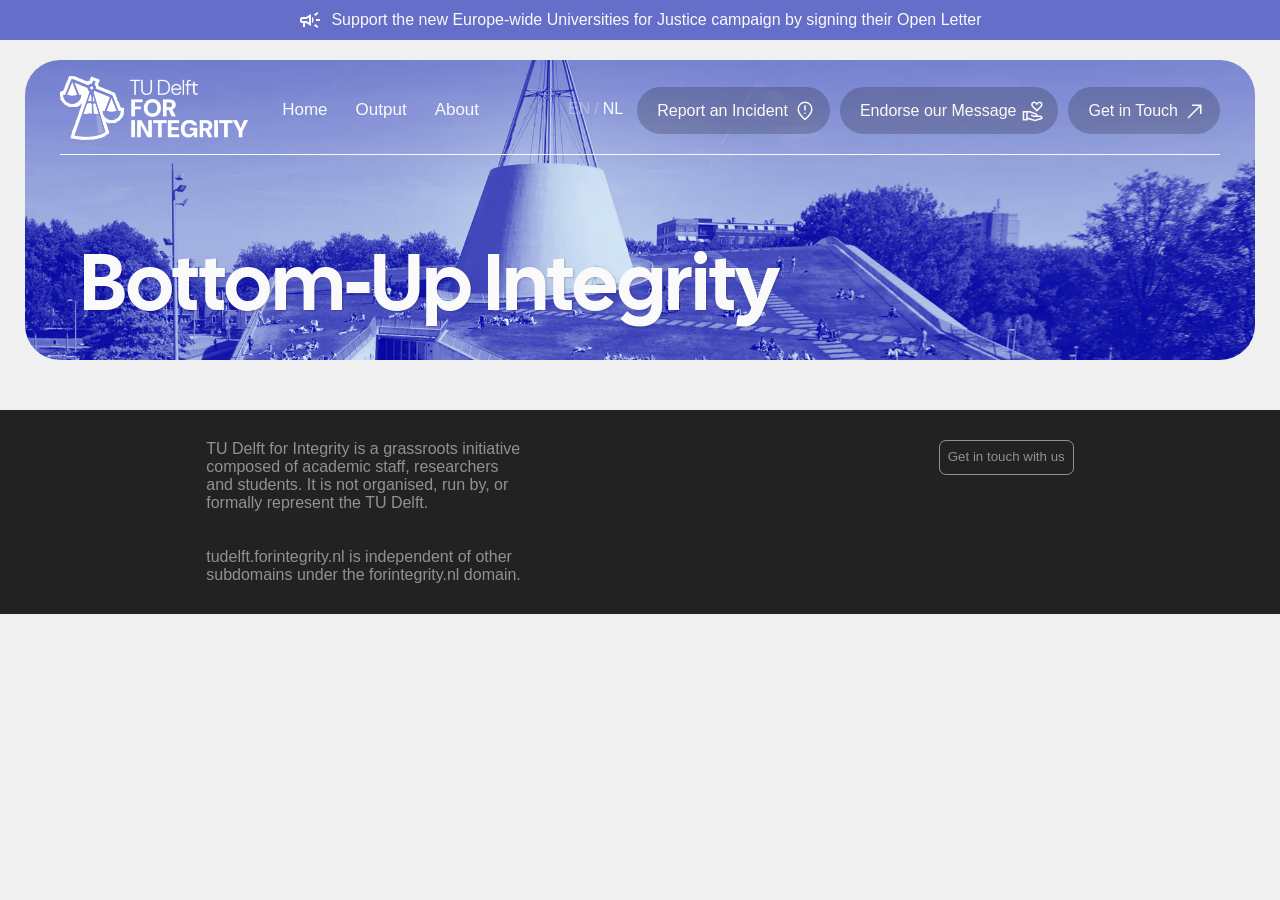
<file: template.html>
<!DOCTYPE html>
<html lang="en">
  <head>
    <meta charset="UTF-8">
    <meta name="viewport" content="width=device-width, initial-scale=1.0">
    <meta http-equiv="X-UA-Compatible" content="ie=edge">
    <title> TU Delft for Integrity | A place for moral deliberation for TU Delft members</title>
    <meta
      name="description"
      content="A grassroots initiative organized by staff working on research projects at TU Delft. United by the Code of Conduct and international law." />
    <link rel="icon" href="media/favicon.svg" type="image/svg+xml">
    <link rel="alternate" type="application/atom+xml" title="Atom Feed" href="/feed.xml"/>
    <link rel="stylesheet" href="style.css">

    <script src="/utils/language-selection.js" type="text/javascript" defer></script>
    
    <link rel="preconnect" href="https://fonts.googleapis.com">
    <link rel="preconnect" href="https://fonts.gstatic.com" crossorigin>
    <link href="https://fonts.googleapis.com/css2?family=Atkinson+Hyperlegible:ital,wght@0,400;0,700;1,400;1,700&family=Cal+Sans&display=swap" rel="stylesheet">

    <script src="components/header.js" type="text/javascript" defer></script>
    <script src="components/banner-graphic.js" type="text/javascript" defer></script>
    <script src="components/footer.js" type="text/javascript" defer></script>
  </head>
  <body>
    <header-component></header-component>
    <banner-graphic></banner-graphic>
    <footer-component></footer-component>
  </body>
</html>
</file>
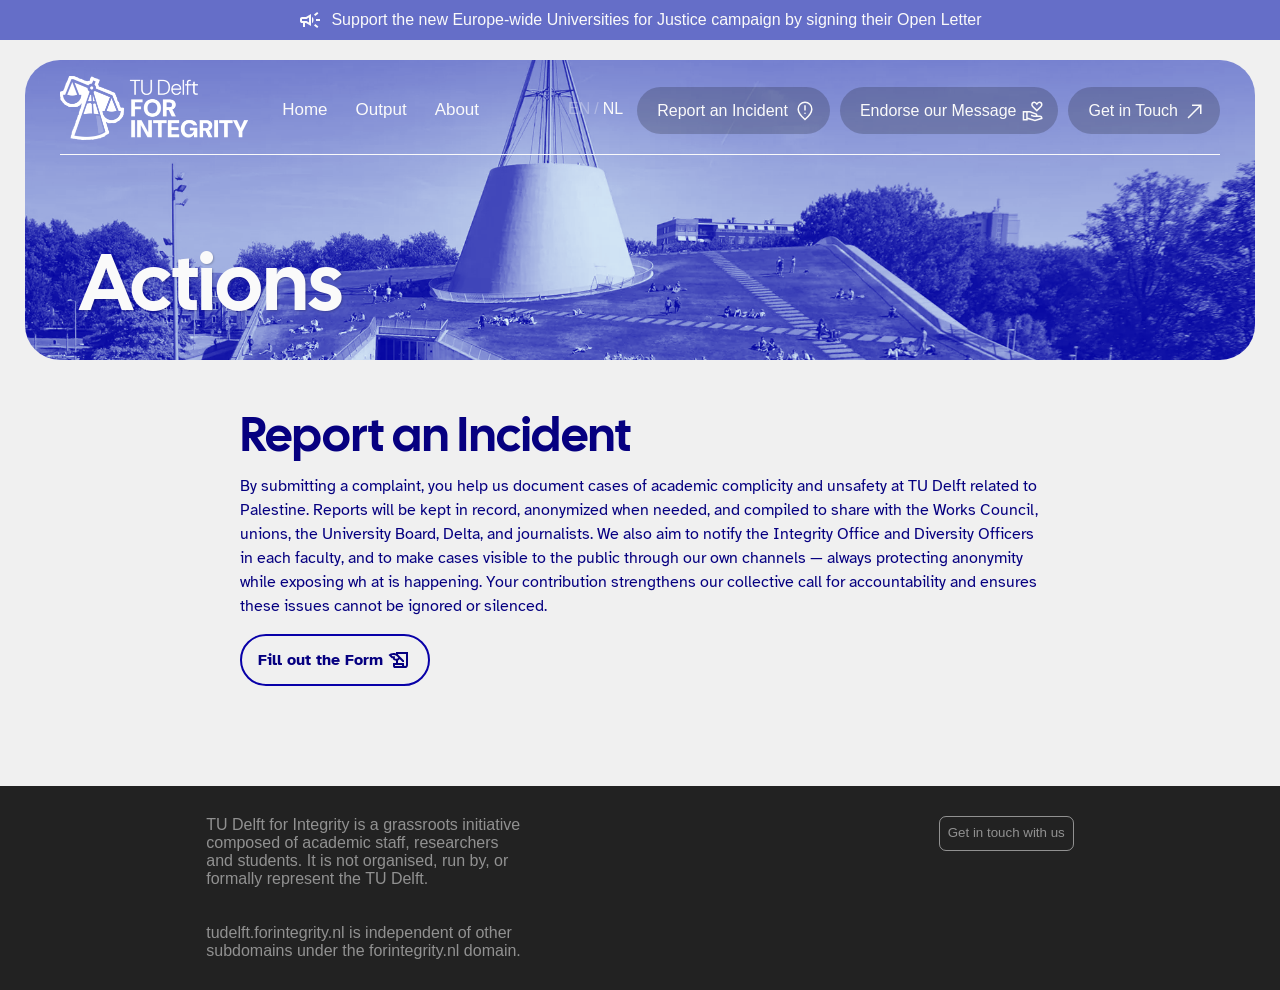
<file: actions/complaint-form.html>
<!DOCTYPE html>
<html lang="en">
  <head>
    <meta charset="UTF-8">
    <meta name="viewport" content="width=device-width, initial-scale=1.0">
    <meta http-equiv="X-UA-Compatible" content="ie=edge">
    <title> Submit a Complaint | TU Delft for Integrity | A place for moral deliberation for TU Delft members</title>
    <meta
      name="description"
      content="A grassroots initiative organized by staff working on research projects at TU Delft. United by the Code of Conduct and international law." />
    <link rel="icon" href="../media/favicon.svg" type="image/svg+xml">
    <link rel="stylesheet" href="../style.css">

    <link rel="preconnect" href="https://fonts.googleapis.com">
    <link rel="preconnect" href="https://fonts.gstatic.com" crossorigin>
    <link href="https://fonts.googleapis.com/css2?family=Atkinson+Hyperlegible:ital,wght@0,400;0,700;1,400;1,700&family=Cal+Sans&display=swap" rel="stylesheet">

    <script src="/utils/language-selection.js" type="text/javascript" defer></script>

    <script src="../components/document.js" type="text/javascript" defer></script>
    <script src="../components/header.js" type="text/javascript" defer></script>
    <script src="../components/banner-graphic.js" type="text/javascript" defer></script>
    <script src="../components/footer.js" type="text/javascript" defer></script>
  </head>
  <body>
    <header-component></header-component>
    <banner-graphic>
      <span slot="text">Actions</span>
    </banner-graphic>
    <div class="padding-box">
    <div id="content-box">
      <!-- English -->
      <span data-lang-el=en>
        <h2>Report an Incident</h2>
        <div id="intiative-introduction">
          <p>By submitting a complaint, you help us document cases of academic complicity and unsafety at TU Delft related to Palestine. Reports will be kept in record, anonymized when needed, and compiled to share with the Works Council, unions, the University Board, Delta, and journalists. We also aim to notify the Integrity Office and Diversity Officers in each faculty, and to make cases visible to the public through our own channels — always protecting anonymity while exposing wh
            at is happening. Your contribution strengthens our collective call for accountability and ensures these issues cannot be ignored or silenced.</p>
        </div>
      </span>

      <!-- Nederlands  -->
      <span data-lang-el=nl>
        <h2>Meld een Indicent</h2>
        <div id="intiative-introduction">
            <p>Door een incident/klacht in te dienen help je ons voorbeelden van academische medeplichtigheid en onveiligheid gerelateerd aan Palestina bij de TU Delft vast te leggen. De formulieren zullen opgeslagen worden, geanonimiseerd wanneer nodig, en samengevoegd worden om met de verschillende raden binnen de universiteit, vakbonden, het college van bestuur, Delta, en journalisten te delen. Wij streven ernaar om ook de Integrity Office en Diversity Officers in de faculteiten op de hoogte te stellen van bevindingen, en om incindenten zichtbaar te maken voor een breder publiek — met instandhouding van anonimiteit. Jouw bijdrage draagt bij aan onze gezamelijke eis voor verantwoording, en zorgt ervoor dat deze problemen niet genegeerd of verzwegen kunnen worden.</p>
          </div>
      </span>
      
      <div class="actionbuttons" style="margin-top: 14px;">
                <div><a href="https://forms.office.com/e/8ZMavj6sXh" target="_blank"><span data-lang-el=en>Fill out the Form</span><span data-lang-el=nl>Vul het formulier in</span>
                <div class="icon" style="font-size: 1.7em; -webkit-mask: url(/icons/history_edu_24dp_1F1F1F_FILL0_wght400_GRAD0_opsz24.svg) no-repeat center;"></div>
                </a></div> 
            </div>           
    </div></div> 
    </div>
    <footer-component></footer-component>
  </body>
</html>
</file>
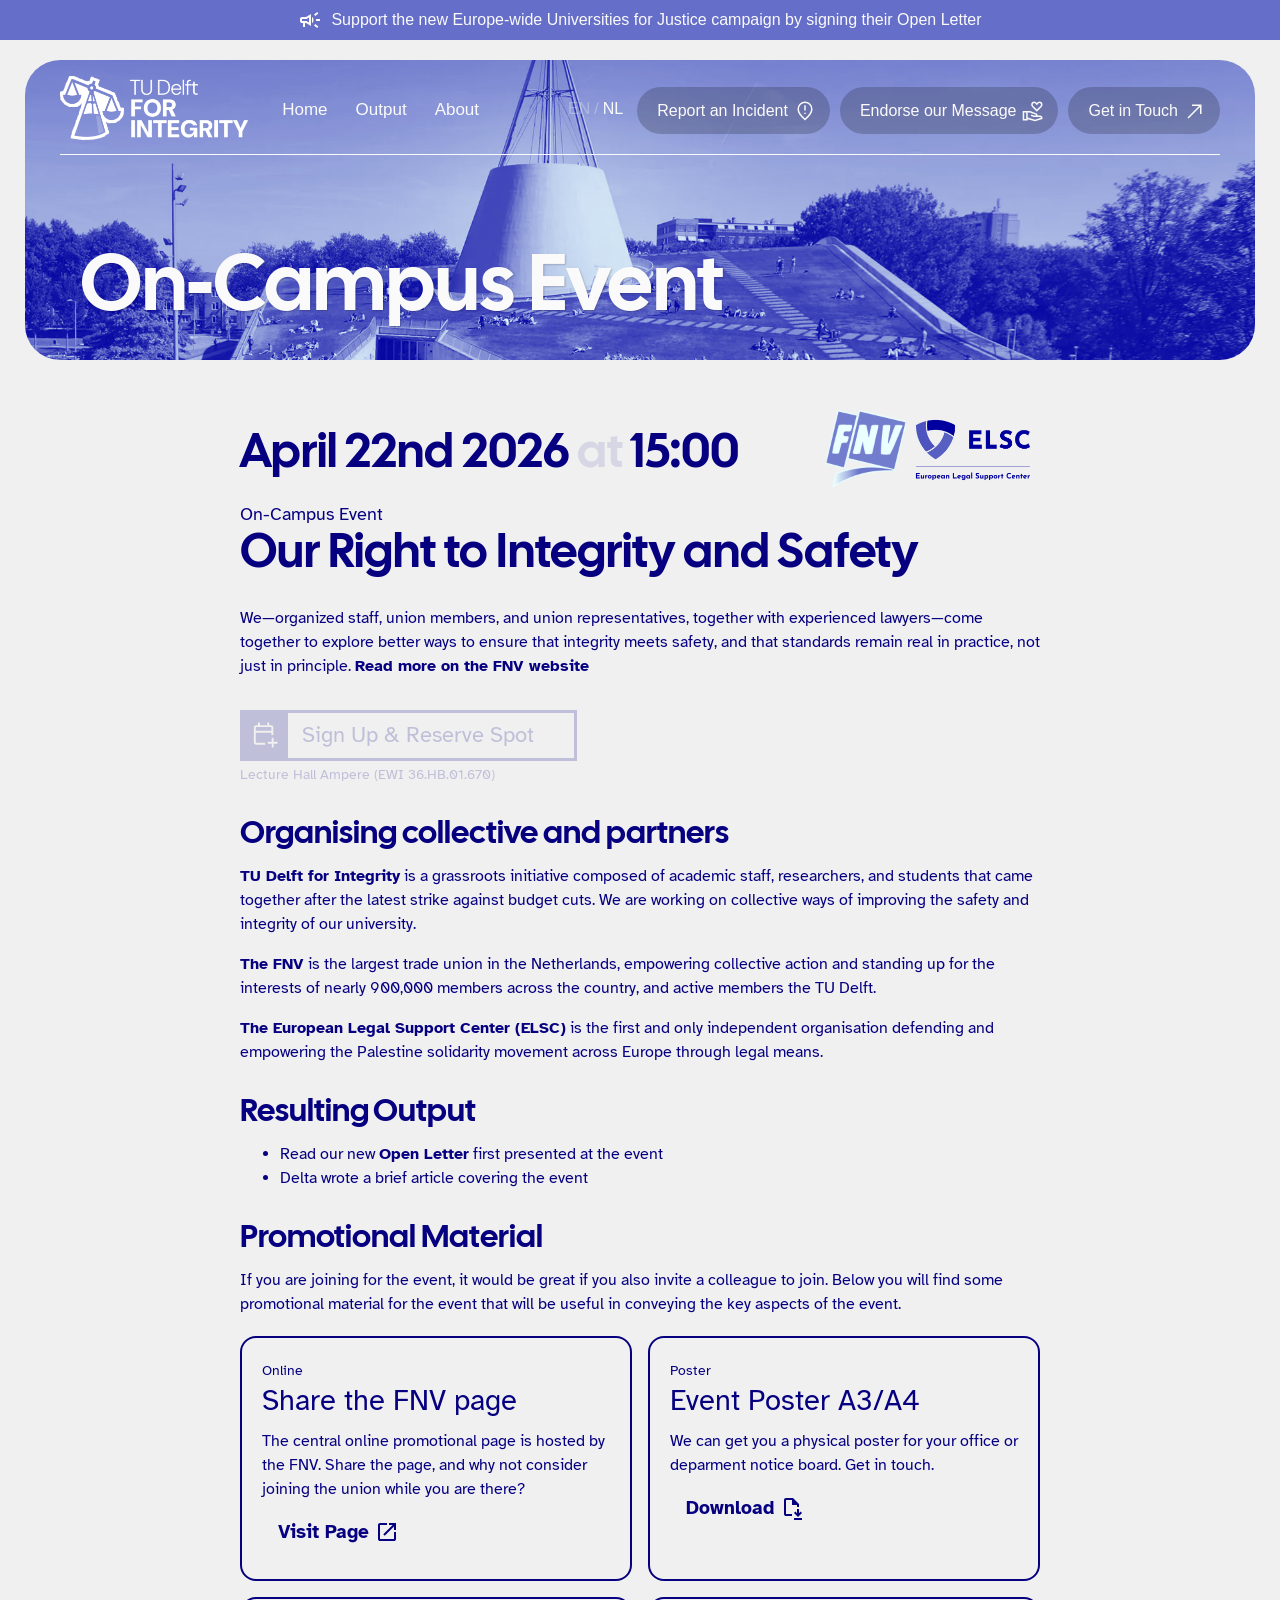
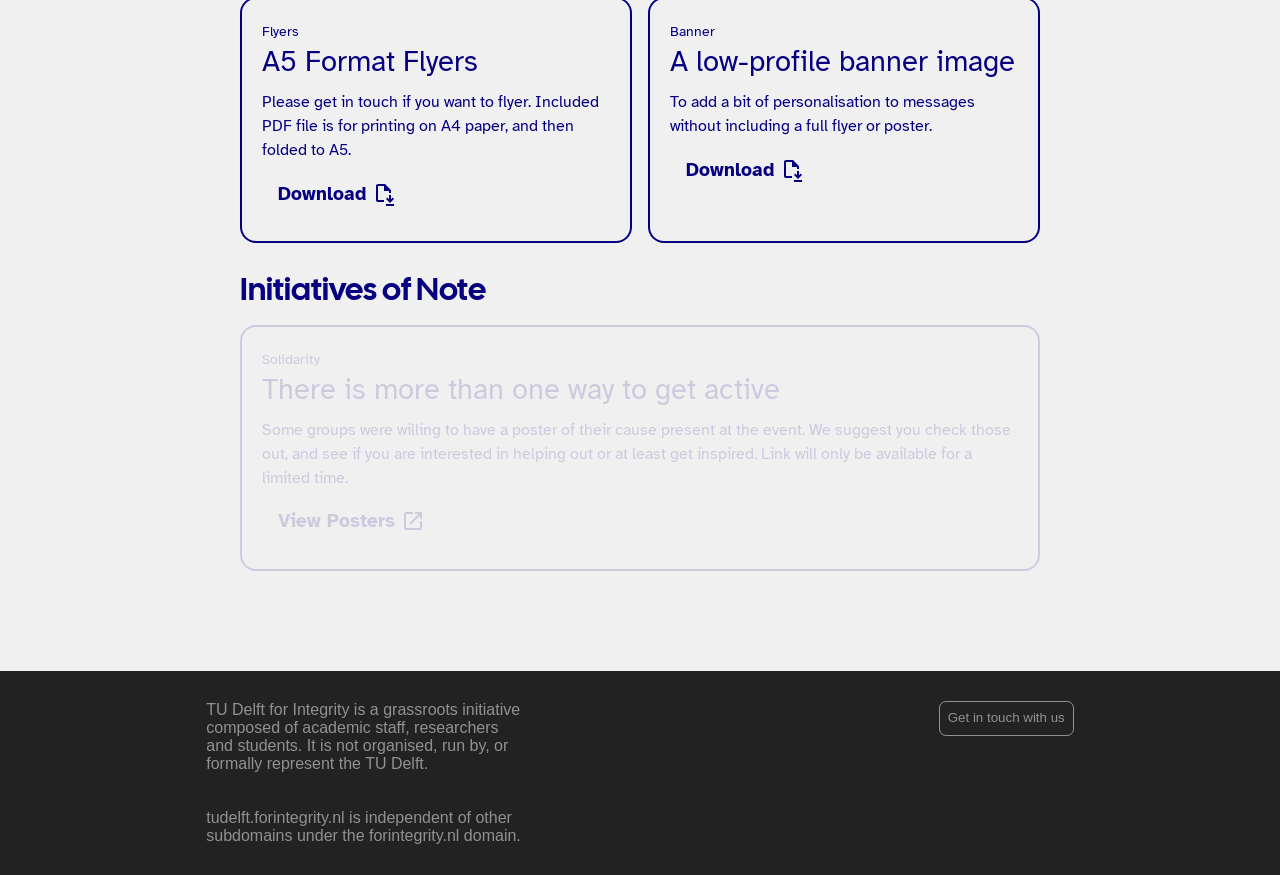
<file: events/integrity-and-safety-april-22.html>
<!DOCTYPE html>
<html lang="en">
  <head>
    <meta charset="UTF-8">
    <meta name="viewport" content="width=device-width, initial-scale=1.0">
    <meta http-equiv="X-UA-Compatible" content="ie=edge">
    <title> Campus Event | Our Right to Integrity and Safety</title>
    <meta
      name="description"
      content="A grassroots initiative organized by staff working on research projects at TU Delft. United by the Code of Conduct and international law." />
    <link rel="icon" href="/media/favicon.svg" type="image/svg+xml">
    <link rel="alternate" type="application/atom+xml" title="Atom Feed" href="/feed.xml"/>
    <link rel="stylesheet" href="../style.css">
    <link rel="stylesheet" href="event-style.css">

    <script src="../utils/language-selection.js" type="text/javascript" defer></script>
    
    <link rel="preconnect" href="https://fonts.googleapis.com">
    <link rel="preconnect" href="https://fonts.gstatic.com" crossorigin>
    <link href="https://fonts.googleapis.com/css2?family=Atkinson+Hyperlegible:ital,wght@0,400;0,700;1,400;1,700&family=Cal+Sans&display=swap" rel="stylesheet">

    <script src="../components/header.js" type="text/javascript" defer></script>
    <script src="../components/banner-graphic.js" type="text/javascript" defer></script>
    <script src="../components/footer.js" type="text/javascript" defer></script>
    <script src="../components/card.js" type="text/javascript" defer></script>
  </head>
  <script>
    // generate an event redirection page. This url can be used to generate the promotional QR code for
    // the event
    const urlParams = new URLSearchParams(window.location.search);

    // If the user provides this page's URL and adds '&promo=true' then they should be redirected to a 
    // different URL that hosts protomotion for the event
    // if (urlParams.get("promo") === "true") {
    //   window.location.href = "https://www.fnv.nl/cao-sector/overheid/onderwijs-onderzoek/universiteiten/meld-je-aan-voor-our-right-to-integrity-and-safety"
    // }
</script>
  <body>
    <header-component></header-component>
    <banner-graphic>
      <span slot="text">On-Campus Event</span>
    </banner-graphic>
    <div class="padding-box">
      <div id="content-box">
        <div  id="date-and-partners">
          <h1 id="event-date" data-lang-el=en>April 22nd 2026 <span style="opacity: 10%;">at</span> 15:00</h1>
          <h1 id="event-date" data-lang-el=nl>22 April 2026 <span style="opacity: 10%;">om</span> 15:00</h1>
          <div id="event-partners">
            <div class="partner"><img src="./media/FNV.webp"></div>
            <div class="partner"><img src="./media/ELSC_Horizontal.png"></div>
          </div>
        </div>
        
        <div id="event-header" data-lang-el=en>
          <div id="event-type">On-Campus Event</div>
          <h2>Our Right to Integrity and Safety</h2>
        </div>
        <div id="event-header" data-lang-el=nl>
          <div id="event-type">Bijeenkomst op campus</div>
          <h2>Our Right to Integrity and Safety</h2>
        </div>

        <div id="language-warning" data-lang-el=nl>
          Let op! De voertaal van deze bijeenkomst is Engels. Promotiemateriaal is mogelijk alleen in het Engels beschikbaar.
        </div>
        
        <div id="event-description">
          <p>We—organized staff, union members, and union representatives, together with experienced lawyers—come together to explore better ways to ensure that integrity meets safety, and that standards remain real in practice, not just in principle. <a href="https://www.fnv.nl/cao-sector/overheid/onderwijs-onderzoek/universiteiten/meld-je-aan-voor-our-right-to-integrity-and-safety" target="_blank"  id="event-details-link">Read more on the FNV website</a></p>
        </div>

        <div id="event-signup-section" inactive>
          <a id="event-signup" href="https://forms.office.com/e/3T8ksfqhmz" target="_blank">
            <div id="icon-box"><div class="icon" style="-webkit-mask: url(../icons/calendar_add_on_24dp_E3E3E3_FILL0_wght300_GRAD0_opsz24.svg) no-repeat center;"></div></div>
            <div id="call-to-action">Sign Up & Reserve Spot</div>
          </a>
          <div id="location">Lecture Hall Ampere (EWI 36.HB.01.670)</div>
        </div>

        <div>
          <h3>Organising collective and partners</h3>
          <p><b>TU Delft for Integrity</b> is a grassroots initiative composed of academic staff, researchers, and students that came together after the latest strike against budget cuts. We are working on collective ways of improving the safety and integrity of our university.</p>
  
          <p><b>The FNV</b> is the largest trade union in the Netherlands, empowering collective action and standing up for the interests of nearly 900,000 members across the country, and active members the TU Delft.</p>
  
          <p><b>The European Legal Support Center (ELSC)</b> is the first and only independent organisation defending and empowering the Palestine solidarity movement across Europe through legal means.</p>
        </div>

        <h3 data-lang-el=en>Resulting Output</h3>
        <ul>
        <li><a href="/output/2026-safety-integrity-and-accountability.html" target="_blank" >Read our new <b>Open Letter</b> first presented at the event</a></li>
        <li><a href="https://delta.tudelft.nl/article/tussen-protest-en-kwetsbaarheid-hoe-veilig-is-kritiek-op-israelbeleid" target="_blank" >Delta wrote a brief article covering the event</a></li>
        </ul>
        <h3 data-lang-el=en>Promotional Material</h3>
        <h3 data-lang-el=nl>Promotiemateriaal</h3>
        <p data-lang-el=en>
          If you are joining for the event, it would be great
          if you also invite a colleague to join. Below you will find some promotional material for 
          the event that will be useful in conveying the key aspects of the event.
        </p>   

        <div class="promotional-items" id="promo-material">
          <card-box>
            <span slot="category">Online</span>
            <span slot="header">Share the FNV page</span>
            <span slot="bodytext">The central online promotional page is hosted by the FNV. Share the page, and why not consider joining the union while you are there?</span>
            <span slot="action" class="actionbuttons promotion-button">
              <a href="https://www.fnv.nl/cao-sector/overheid/onderwijs-onderzoek/universiteiten/meld-je-aan-voor-our-right-to-integrity-and-safety" target="_blank">Visit Page
                <div class="icon" style="font-size: 1.7em; -webkit-mask: url(../icons/open_in_new_24dp_E3E3E3_FILL0_wght400_GRAD0_opsz24.svg) no-repeat center;"></div></a></span>
          </card-box>

          <card-box>
            <span slot="category">Poster</span>
            <span slot="header">Event Poster A3/A4</span>
            <span slot="bodytext">We can get you a physical poster for your office or deparment notice board. Get in touch.
            </span>
            <span slot="action" class="actionbuttons promotion-button">
              <a href="media/20260422_poster_A4.pdf" download>Download
                <div class="icon" style="font-size: 1.7em; -webkit-mask: url(../icons/file_save_24dp_1F1F1F_FILL0_wght400_GRAD0_opsz24.svg) no-repeat center;"></div></a></span>
          </card-box>

          <card-box>
            <span slot="category">Flyers</span>
            <span slot="header">A5 Format Flyers</span>
            <span slot="bodytext">Please get in touch if you want to flyer. Included PDF file is for printing on A4 paper, and then folded to A5.</span>
            <span slot="action" class="actionbuttons promotion-button">
              <a href="media/flyer-22nd_A4.pdf" download>Download
                <div class="icon" style="font-size: 1.7em; -webkit-mask: url(../icons/file_save_24dp_1F1F1F_FILL0_wght400_GRAD0_opsz24.svg) no-repeat center;"></div></a></span>
          </card-box>
          <card-box>
            <span slot="category">Banner</span>
            <span slot="header">A low-profile banner image</span>
            <span slot="bodytext">To add a bit of personalisation to messages without including a full flyer or poster.</span>
            <span slot="action" class="actionbuttons promotion-button">
              <a href="media/banner-22nd.png" download>Download
                <div class="icon" style="font-size: 1.7em; -webkit-mask: url(../icons/file_save_24dp_1F1F1F_FILL0_wght400_GRAD0_opsz24.svg) no-repeat center;"></div></a></span>
          </card-box>
        </div>

        <h3 data-lang-el=en>Initiatives of Note</h3>
        <h3 data-lang-el=nl>Noemenswaardige Initiatieven</h3>
        <div class="promotional-items" id="x-promotion">
          <card-box inactive>
            <span slot="category">Solidarity</span>
            <span slot="header">There is more than one way to get active</span>
            <span slot="bodytext">Some groups were willing to have a poster of their cause present at the event. We suggest you check those out, and see if you are interested in helping out or at
              least get inspired. Link will only be available for a limited time.
            </span>
            <span slot="action" class="actionbuttons promotion-button">
              <a target="_blank">View Posters
                <div class="icon" style="font-size: 1.7em; -webkit-mask: url(../icons/open_in_new_24dp_E3E3E3_FILL0_wght400_GRAD0_opsz24.svg) no-repeat center;"></div></a></span>
          </card-box>
        </div>

      </div>
    </div>
    <footer-component></footer-component>

    <svg width="0" height="0" style="position: absolute;">
        <filter id="duotone-deep-blue-white" color-interpolation-filters="sRGB">
          <feColorMatrix
            type="matrix"
            values="
              0.3333 0.3333 0.3333 0 0
              0.3333 0.3333 0.3333 0 0
              0.3333 0.3333 0.3333 0 0
              0 0 0 1 0
            "
            result="grayscale"
          />
      
          <feComponentTransfer color-interpolation-filters="sRGB" in="grayscale">
            <feFuncR type="table" tableValues="0 0.92" />
            <feFuncG type="table" tableValues="0 1" />
            <feFuncB type="table" tableValues="0.627 1" />
            <feFuncA type="identity" />
          </feComponentTransfer>
        </filter>
    </svg>
  </body>
</html>
</file>
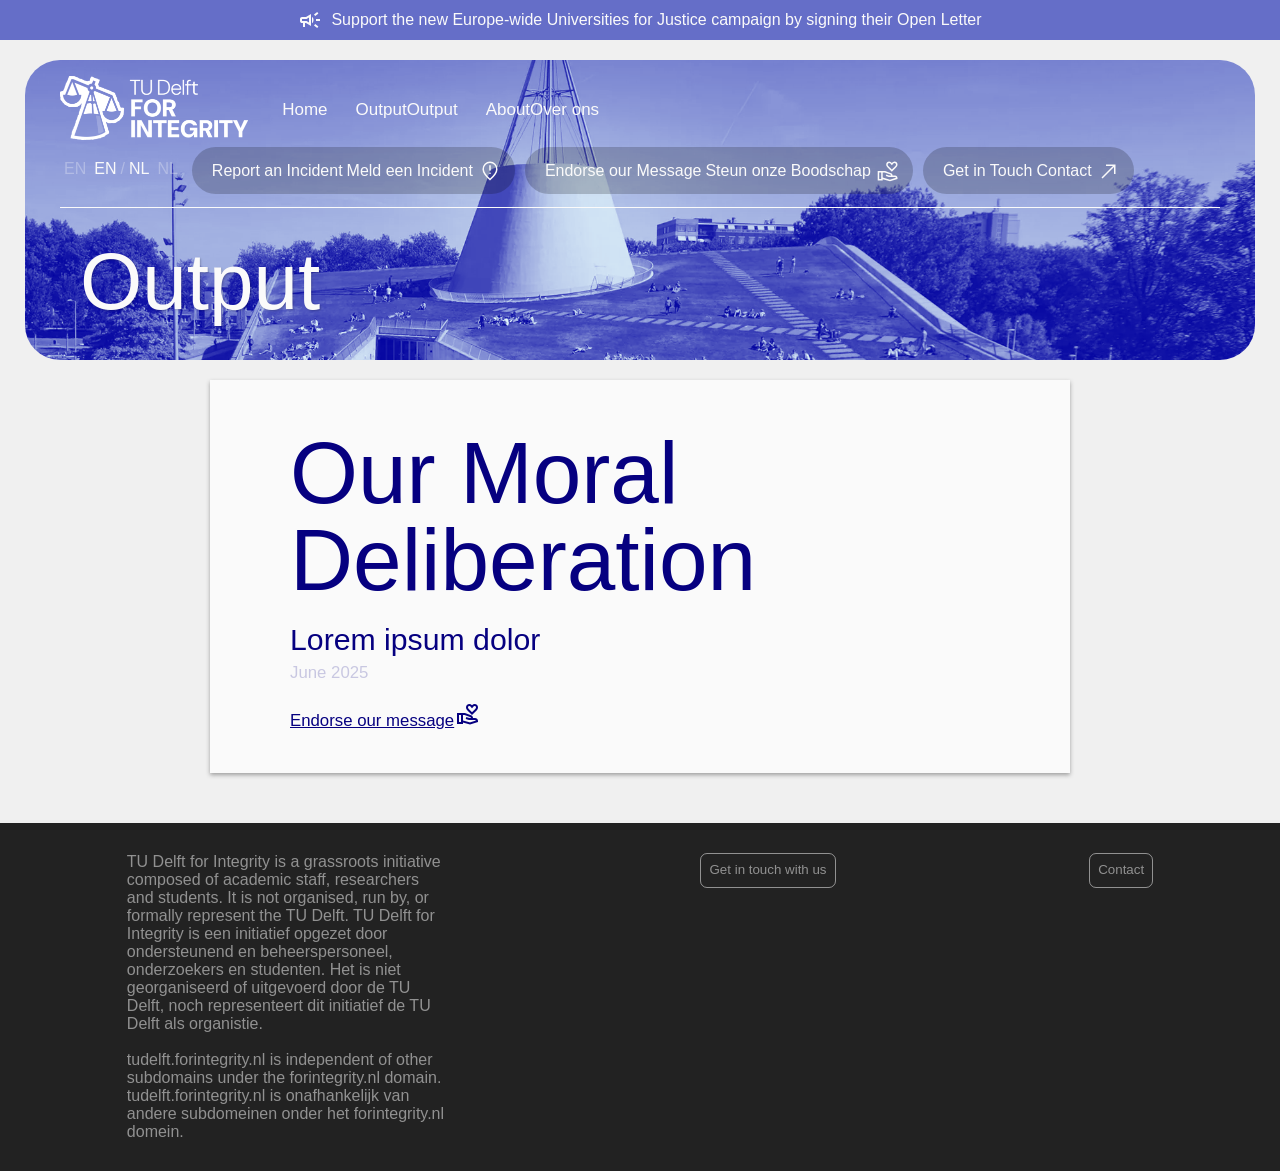
<file: output/2025-moral-deliberation-detailed-report.html>
<!DOCTYPE html>
<html lang="en">
  <head>
    <meta charset="UTF-8">
    <meta name="viewport" content="width=device-width, initial-scale=1.0">
    <meta http-equiv="X-UA-Compatible" content="ie=edge">
    <title> Our Deliberation | TU Delft for Integrity | A place for moral deliberation for TU Delft members</title>
    <meta
      name="description"
      content="TU Delft for Integrity is a grassroots initiative composed of academic staff, researchers, and students. We are responding to a systemic and structural flaw in how our institution deals with complicity in atrocity crimes. We are united by a shared commitment: to uphold the TU Delft Code of Conduct, to support each other in resisting complicity, and to compel the university to live up to its own values — as well as its obligations under international law. This initiative is rooted in that integrity, and in a belief that safety, justice, and accountability must be collectively defended." />
    <link rel="icon" href="../media/favicon.svg" type="image/svg+xml">
    <link rel="stylesheet" href="../style.css">

    <link rel="stylesheet" href="https://fonts.googleapis.com/css2?family=Material+Symbols+Outlined:opsz,wght,FILL,GRAD@20,300,0,0&icon_names=call_made,volunteer_activism"/>

    <script src="../components/document.js" type="text/javascript" defer></script>
    <script src="../components/header.js" type="text/javascript" defer></script>
    <script src="../components/banner-graphic.js" type="text/javascript" defer></script>
    <script src="../components/footer.js" type="text/javascript" defer></script>
  </head>
  <body>
    <header-component></header-component>
    <banner-graphic>
      <span slot="text">Output</span>
    </banner-graphic>
    <div class="padding-box">
        <document-component>
            <span slot="title">Our Moral Deliberation</span>
            <span slot="subtitle">Lorem ipsum dolor</span>
            <span slot="date">June 2025</span>
            <span slot="content">
                <!-- converted using https://text-html.com/ -->
                Coming soon
            </span>
            <span name="button">
                <a class="action-button" href="https://forms.office.com/e/qYGAxbVee1" target="_blank">Endorse our message<span class="material-symbols-outlined" style="padding: 2px;">
            volunteer_activism
        </span></a>
            </span>

        </document-component>
    </div>
    <footer-component></footer-component>
  </body>
</html>
</file>
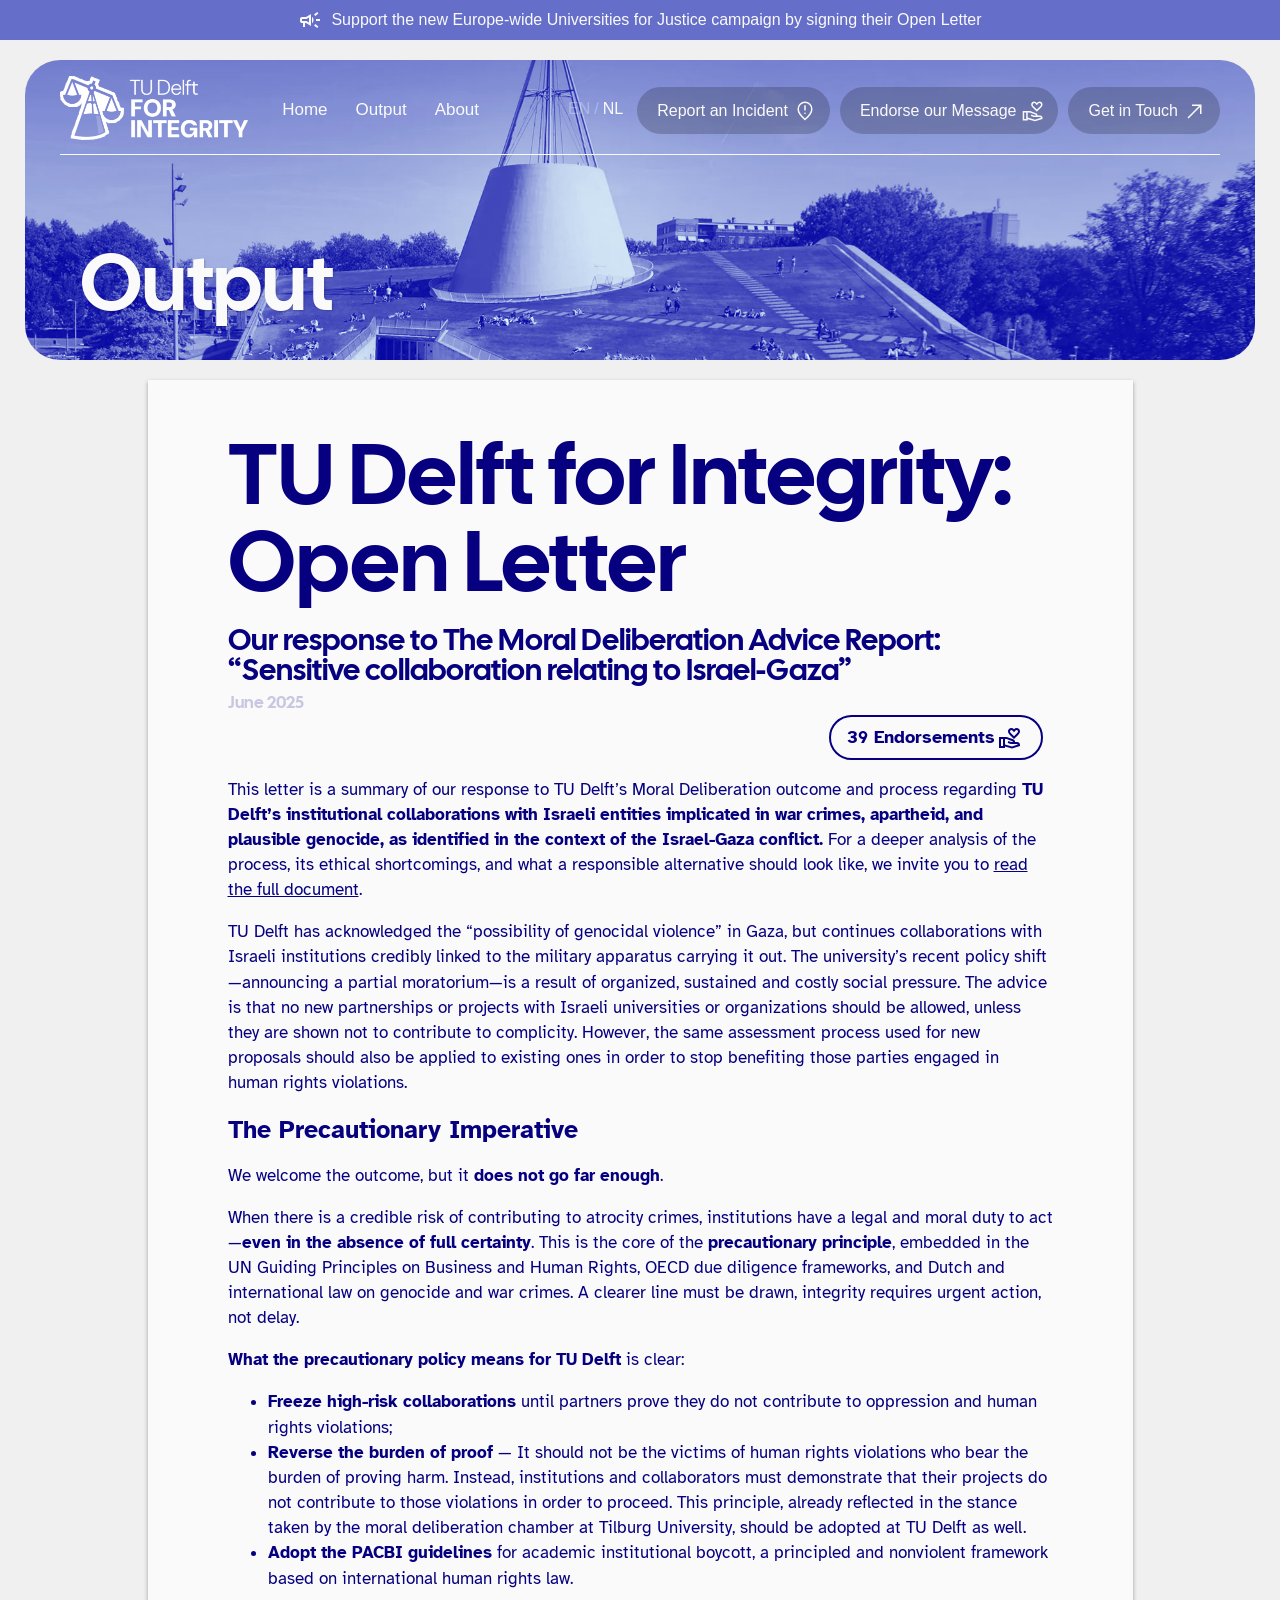
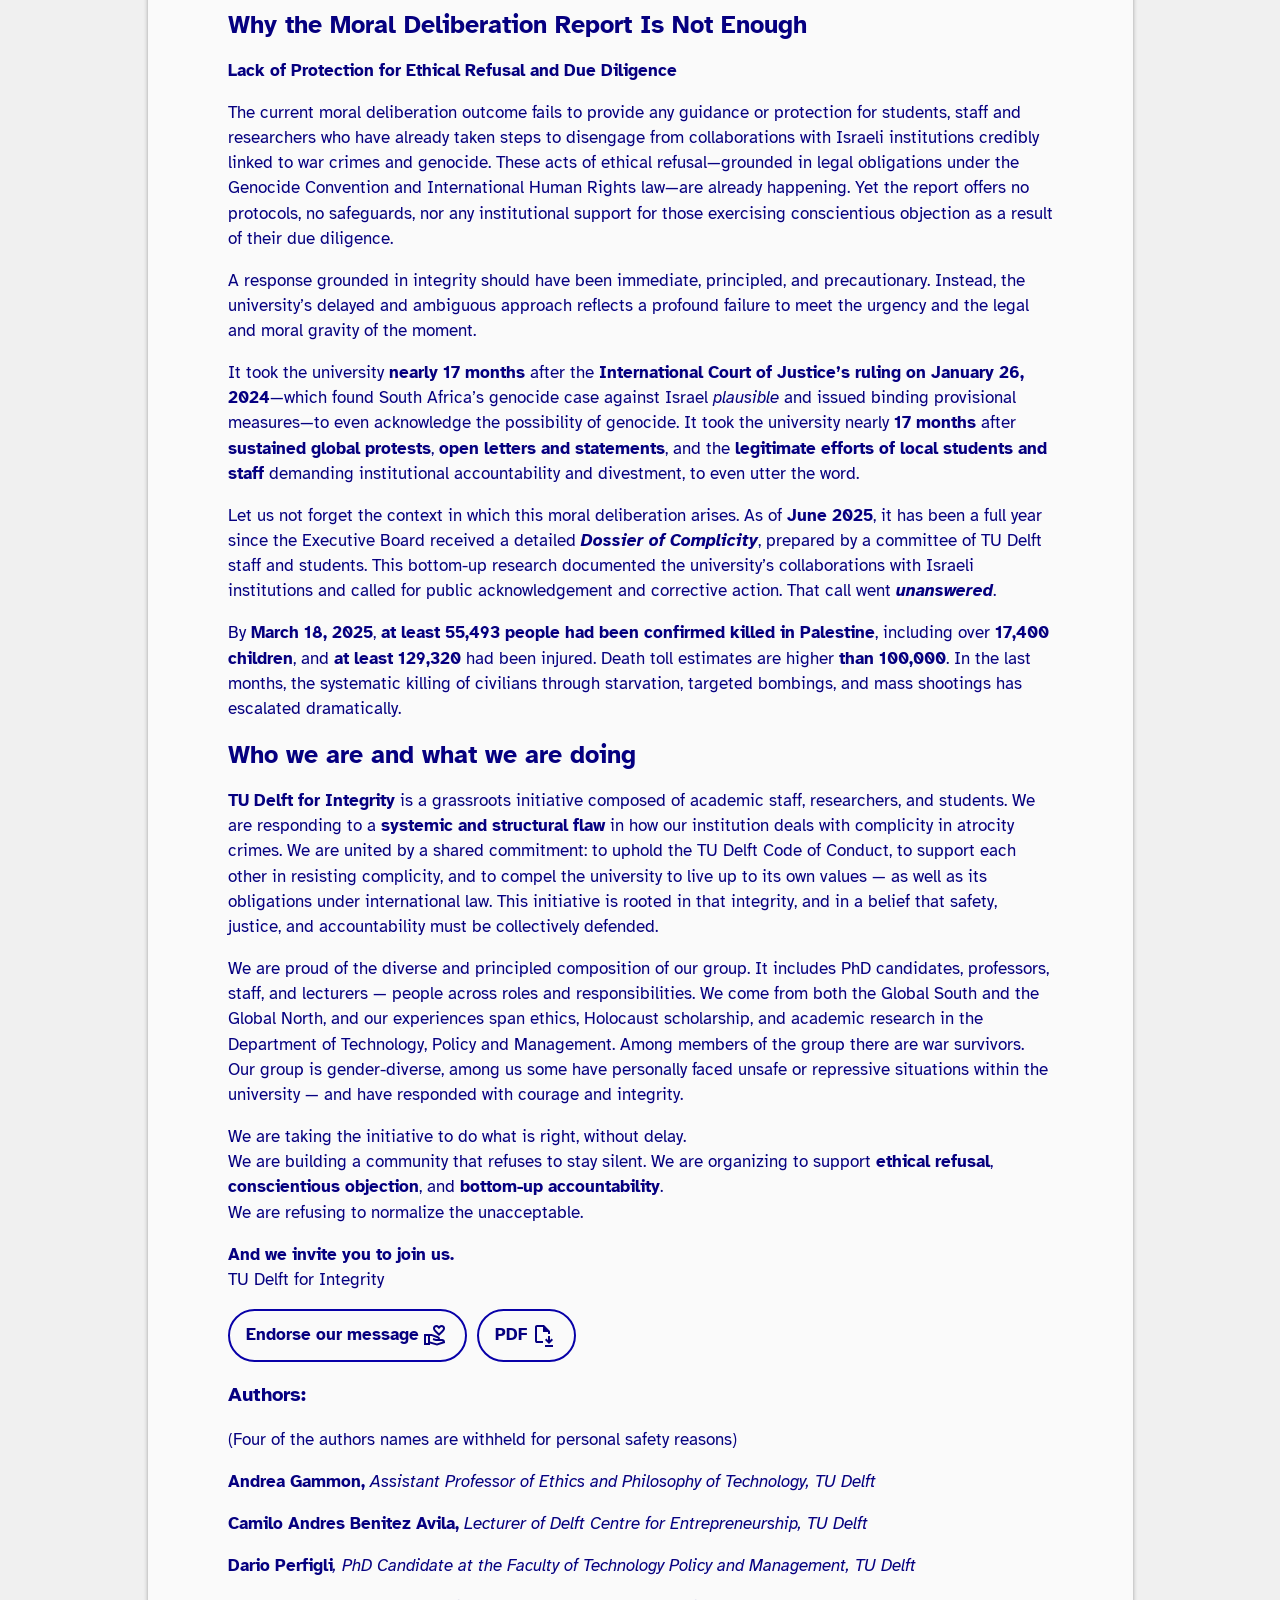
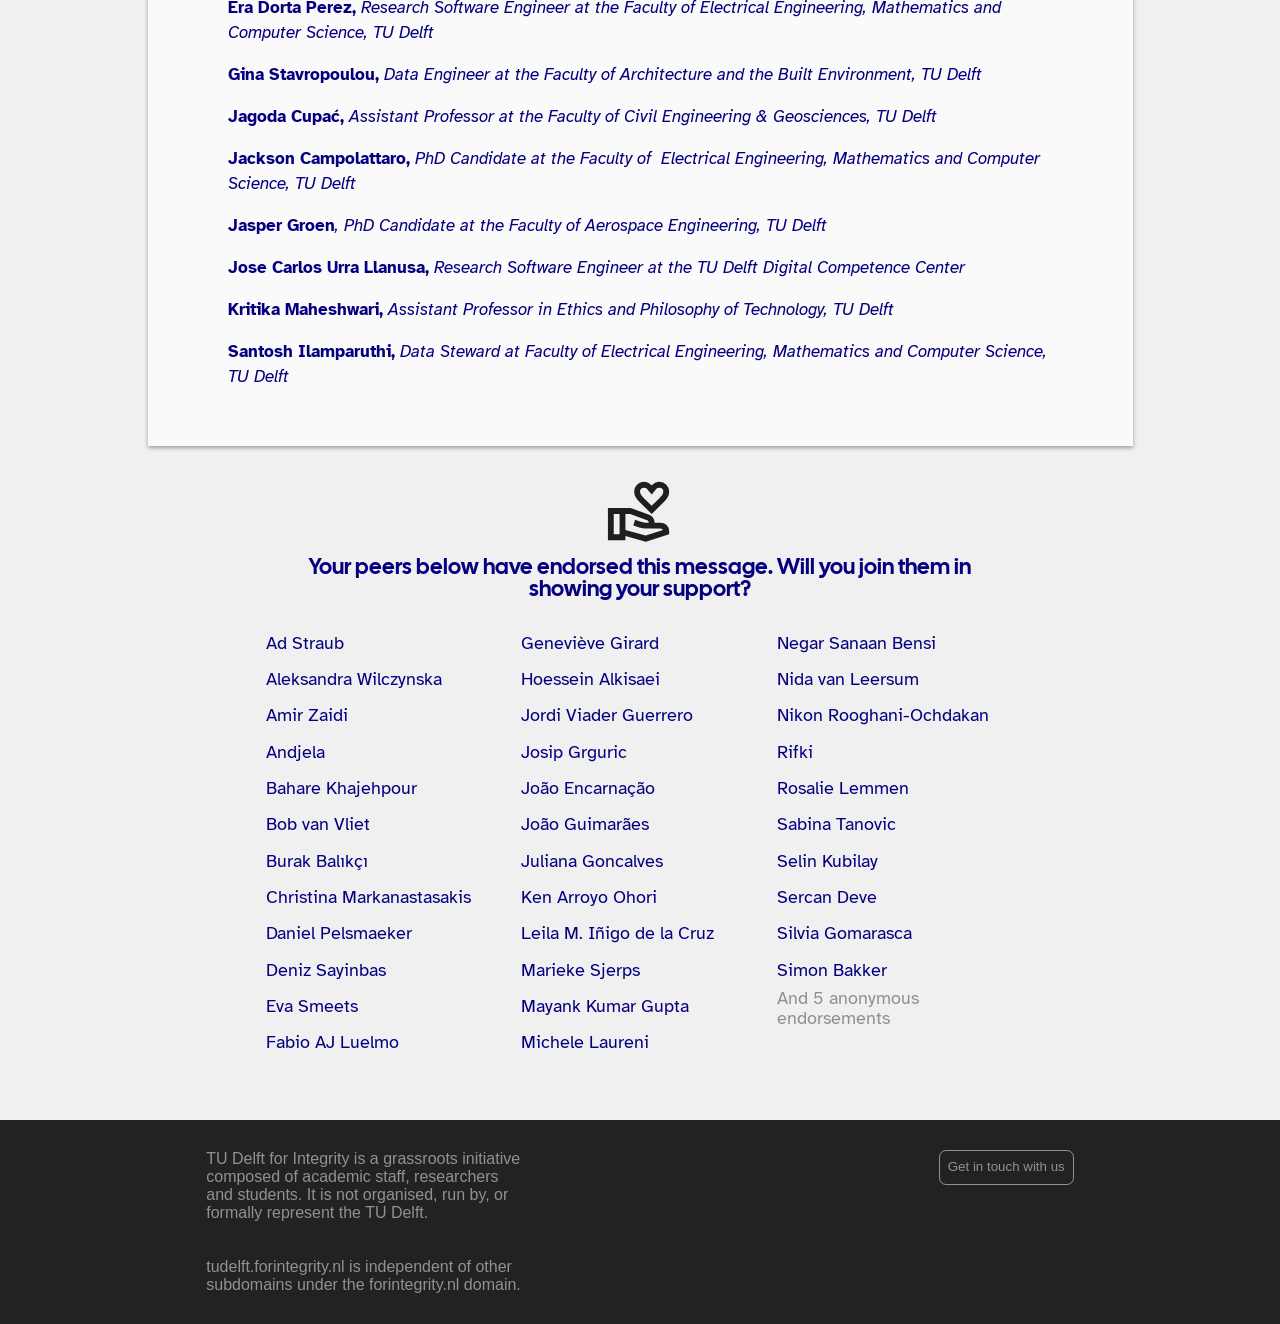
<file: output/2025-open-letter.html>
<!DOCTYPE html>
<html lang="en">
  <head>
    <meta charset="UTF-8">
    <meta name="viewport" content="width=device-width, initial-scale=1.0">
    <meta http-equiv="X-UA-Compatible" content="ie=edge">
    <title> Open Letter | TU Delft for Integrity | A place for moral deliberation for TU Delft members</title>
    <meta
      name="description"
      content="A grassroots initiative organized by staff working on research projects at TU Delft. United by the Code of Conduct and international law." />
    <link rel="icon" href="../media/favicon.svg" type="image/svg+xml">
    <link rel="alternate" type="application/atom+xml" title="Atom Feed" href="/feed.xml"/>
    <link rel="stylesheet" href="../style.css">

    <link rel="preconnect" href="https://fonts.googleapis.com">
    <link rel="preconnect" href="https://fonts.gstatic.com" crossorigin>
    <link href="https://fonts.googleapis.com/css2?family=Atkinson+Hyperlegible:ital,wght@0,400;0,700;1,400;1,700&family=Cal+Sans&display=swap" rel="stylesheet">

    <script src="/utils/language-selection.js" type="text/javascript" defer></script>

    <script src="../components/document.js" type="text/javascript" defer></script>
    <script src="../components/header.js" type="text/javascript" defer></script>
    <script src="../components/banner-graphic.js" type="text/javascript" defer></script>
    <script src="../components/footer.js" type="text/javascript" defer></script>
    <script src="../components/endorsement-list.js" type="text/javascript" defer></script>
    <script src="../components/endorsement-badge.js" type="text/javascript" defer></script>
  </head>
  <body>
    <header-component></header-component>
    <banner-graphic>
      <span slot="text">Output</span>
    </banner-graphic>
    <div class="padding-box">

        <!-- English -->
        <document-component data-lang-el=en>
            <span slot="title">TU Delft for Integrity: Open Letter</span>
            <span slot="subtitle">Our response to The Moral Deliberation Advice Report: “Sensitive collaboration relating to Israel-Gaza”</span>
            <span slot="date">June 2025</span>
            <span slot="badge"><endorsement-badge-component datasource="/community/endorsements/open-letter-endorsements.csv"></endorsement-badge-component></span>
            <span slot="body-content">
              <!-- converted using https://text-html.com/ -->
              <p>This letter is a summary of our response to TU Delft&rsquo;s Moral Deliberation outcome and process regarding <strong>TU Delft&rsquo;s institutional collaborations with Israeli entities implicated in war crimes, apartheid, and plausible genocide, as identified in the context of the Israel-Gaza conflict.</strong> For a deeper analysis of the process, its ethical shortcomings, and what a responsible alternative should look like, we invite you to <a href="/output/2025-our-moral-deliberation.html">read the full document</a>.</p>
              <p>TU Delft has acknowledged the &ldquo;possibility of genocidal violence&rdquo; in Gaza, but continues collaborations with Israeli institutions credibly linked to the military apparatus carrying it out. The university&rsquo;s recent policy shift&mdash;announcing a partial moratorium&mdash;is a result of organized, sustained and costly social pressure. The advice is that no new partnerships or projects with Israeli universities or organizations should be allowed, unless they are shown not to contribute to complicity. However, the same assessment process used for new proposals should also be applied to existing ones in order to stop benefiting those parties engaged in human rights violations.</p>
              <h2><strong>The Precautionary Imperative</strong></h2>
              <p>We welcome the outcome, but it <strong>does not go far enough</strong>.&nbsp;</p>
              <p>When there is a credible risk of contributing to atrocity crimes, institutions have a legal and moral duty to act&mdash;<strong>even in the absence of full certainty</strong>. This is the core of the <strong>precautionary principle</strong>, embedded in the UN Guiding Principles on Business and Human Rights, OECD due diligence frameworks, and Dutch and international law on genocide and war crimes. A clearer line must be drawn, integrity requires urgent action, not delay.</p>
              <p><strong>What the precautionary policy means for TU Delft</strong> is clear:</p>
              <ul>
              <li><strong>Freeze high-risk collaborations</strong> until partners prove they do not contribute to oppression and human rights violations;</li>
              <li><strong>Reverse the burden of proof</strong> &mdash; It should not be the victims of human rights violations who bear the burden of proving harm. Instead, institutions and collaborators must demonstrate that their projects do not contribute to those violations in order to proceed. This principle, already reflected in the stance taken by the moral deliberation chamber at Tilburg University, should be adopted at TU Delft as well.</li>
              <li><strong>Adopt the PACBI guidelines</strong> for academic institutional boycott, a principled and nonviolent framework based on international human rights law.</li>
              </ul>
              <h2><strong>Why the Moral Deliberation Report Is Not Enough</strong></h2>
              <p><strong>Lack of Protection for Ethical Refusal and Due Diligence</strong></p>
              <p>The current moral deliberation outcome fails to provide any guidance or protection for students, staff and researchers who have already taken steps to disengage from collaborations with Israeli institutions credibly linked to war crimes and genocide. These acts of ethical refusal&mdash;grounded in legal obligations under the Genocide Convention and International Human Rights law&mdash;are already happening. Yet the report offers no protocols, no safeguards, nor any institutional support for those exercising conscientious objection as a result of their due diligence.&nbsp;</p>
              <p>A response grounded in integrity should have been immediate, principled, and precautionary. Instead, the university&rsquo;s delayed and ambiguous approach reflects a profound failure to meet the urgency and the legal and moral gravity of the moment.</p>
              <p>It took the university <strong>nearly 17 months</strong> after the <strong>International Court of Justice&rsquo;s ruling on January 26, 2024</strong>&mdash;which found South Africa&rsquo;s genocide case against Israel <em>plausible</em> and issued binding provisional measures&mdash;to even acknowledge the possibility of genocide. It took the university nearly <strong>17 months </strong>after <strong>sustained global protests</strong>, <strong>open letters and statements</strong>, and the <strong>legitimate efforts of local students and staff</strong> demanding institutional accountability and divestment, to even utter the word.</p>
              <p>Let us not forget the context in which this moral deliberation arises. As of <strong>June 2025</strong>, it has been a full year since the Executive Board received a detailed <strong><em>Dossier of Complicity</em></strong>, prepared by a committee of TU Delft staff and students. This bottom-up research documented the university&rsquo;s collaborations with Israeli institutions and called for public acknowledgement and corrective action. That call went <strong><em>unanswered</em></strong>.</p>
              <p>By <strong>March 18, 2025</strong>, <strong>at least 55,493 people had been confirmed killed in Palestine</strong>, including over <strong>17,400 children</strong>, and <strong>at least 129,320</strong> had been injured. Death toll estimates are higher <strong>than 100,000</strong>. In the last months, the systematic killing of civilians through starvation, targeted bombings, and mass shootings has escalated dramatically.</p>
              <h2><strong>Who we are and what we are doing</strong></h2>
              <p><strong>TU Delft for Integrity</strong> is a grassroots initiative composed of academic staff, researchers, and students. We are responding to a <strong>systemic and structural flaw</strong> in how our institution deals with complicity in atrocity crimes. We are united by a shared commitment: to uphold the TU Delft Code of Conduct, to support each other in resisting complicity, and to compel the university to live up to its own values &mdash; as well as its obligations under international law. This initiative is rooted in that integrity, and in a belief that safety, justice, and accountability must be collectively defended.</p>
              <p>We are proud of the diverse and principled composition of our group. It includes PhD candidates, professors, staff, and lecturers &mdash; people across roles and responsibilities. We come from both the Global South and the Global North, and our experiences span ethics, Holocaust scholarship, and academic research in the Department of Technology, Policy and Management. Among members of the group there are war survivors. Our group is gender-diverse, among us some have personally faced unsafe or repressive situations within the university &mdash; and have responded with courage and integrity.</p>
              <p>We are taking the initiative to do what is right, without delay.<br />We are building a community that refuses to stay silent. We are organizing to support <strong>ethical refusal</strong>, <strong>conscientious objection</strong>, and <strong>bottom-up accountability</strong>.<br />We are refusing to normalize the unacceptable.</p>
              <p><strong>And we invite you to join us.</strong><strong><br /></strong>TU Delft for Integrity<br /></p>
            </span>
            <div slot="buttons" class="actionbuttons">
                <div><a href="https://forms.office.com/e/qYGAxbVee1" target="_blank">Endorse our message
                <div class="icon" style="font-size: 1.7em; -webkit-mask: url(/icons/volunteer_activism_24dp_1F1F1F_FILL0_wght400_GRAD0_opsz24.svg) no-repeat center;"></div>
                </a></div>
                <div><a href="/documents/pdf/open-letter-2025.pdf" download>PDF 
                <div class="icon" style="font-size: 1.7em; -webkit-mask: url(/icons/file_save_24dp_1F1F1F_FILL0_wght400_GRAD0_opsz24.svg) no-repeat center;"></div>
                </a></div>    
            </div>           
            <span slot="authors" data-nosnippet>
              <h3>Authors:</h3>
              <p>(Four of the authors names are withheld for personal safety reasons)</p>
              <p><strong>Andrea Gammon,</strong> <em>Assistant Professor of Ethics and Philosophy of Technology, TU Delft</em></p>
              <p><strong>Camilo Andres Benitez Avila, </strong><em>Lecturer of Delft Centre for Entrepreneurship, TU Delft</em></p>
              <p><strong>Dario Perfigli</strong><em>, PhD Candidate at the Faculty of Technology Policy and Management, TU Delft</em></p>
              <p><strong>Era Dorta Perez,</strong><em> Research Software Engineer at the Faculty of Electrical Engineering, Mathematics and Computer Science, TU Delft</em></p>
              <p><strong>Gina Stavropoulou, </strong><em>Data Engineer at the Faculty of Architecture and the Built Environment, TU Delft</em></p>
              <p><strong>Jagoda Cupać,</strong> <em>Assistant Professor at the Faculty of Civil Engineering &amp; Geosciences, TU Delft</em></p>
              <p><strong>Jackson Campolattaro,</strong><em> PhD Candidate at the Faculty of&nbsp; Electrical Engineering, Mathematics and Computer Science, TU Delft</em></p>
              <p><strong>Jasper Groen</strong><em>, PhD Candidate at the Faculty of Aerospace Engineering, TU Delft</em></p>
              <p><strong>Jose Carlos Urra Llanusa,</strong> <em>Research Software Engineer at the TU Delft Digital Competence</em> <em>Center</em></p>
              <p><strong>Kritika </strong><strong>Maheshwari</strong><strong>,</strong><em> Assistant Professor in Ethics and Philosophy of Technology, TU Delft</em>&nbsp;</p>
              <p><strong>Santosh Ilamparuthi,</strong><em> Data Steward at</em> <em>Faculty of Electrical Engineering, Mathematics and Computer Science, TU Delft</em></p>
            </span>
        </document-component>

        <!-- Nederlands -->
        <document-component data-lang-el=nl>
            <span slot="title">TU Delft for Integrity: Open Brief</span>
            <span slot="subtitle">Onze reactie op het Moral Deliberation Advice Report: “Sensitive collaboration relating to Israel-Gaza”</span>
            <span slot="date">Juni 2025</span>
            <span slot="badge"><endorsement-badge-component datasource="/community/endorsements/open-letter-endorsements.csv"></endorsement-badge-component></span>
            <span slot="body-content">
              <!-- converted using https://text-html.com/ -->
              <p>Deze brief is een samenvatting van onze reactie op de uitkomst en het proces van de Morele Beraadslaging van de TU Delft met betrekking tot de institutionele samenwerkingen van de universiteit met Israëlische entiteiten die betrokken zijn bij oorlogsmisdaden, apartheid en aannemelijke genocide, zoals vastgesteld in de context van het Israël-Gaza-conflict. Voor een diepgaandere analyse van het proces, de ethische tekortkomingen en hoe een verantwoord alternatief eruit zou moeten zien, nodigen wij u uit om ons volledige document te lezen.</p>

              <p>De TU Delft heeft de “mogelijkheid van genocidaal geweld” in Gaza erkend, maar zet de samenwerking voort met Israëlische instellingen die geloofwaardig verbonden zijn aan het militaire apparaat dat dit geweld uitvoert. De recente beleidswijziging van de universiteit — het aankondigen van een gedeeltelijk moratorium — is het resultaat van georganiseerde, aanhoudende en kostbare maatschappelijke druk. Het advies luidt dat er geen nieuwe partnerschappen of projecten met Israëlische universiteiten of organisaties mogen worden toegestaan, tenzij wordt aangetoond dat deze niet bijdragen aan medeplichtigheid. Echter, ditzelfde beoordelingsproces voor nieuwe voorstellen zou ook moeten worden toegepast op bestaande projecten, om te voorkomen dat er nog langer geprofiteerd wordt door partijen die betrokken zijn bij mensenrechtenschendingen.</p>

             <h2><strong>Het Voorzorgsbeginsel</strong></h2>

              <p>Wij verwelkomen de uitkomst, <strong>maar deze gaat niet ver genoeg.</strong></p>

              <p>Wanneer er een geloofwaardig risico bestaat op bijdrage aan wreedheden, hebben instellingen een juridische en morele plicht om te handelen — <strong>zelfs bij gebrek aan volledige zekerheid.</strong> Dit is de kern van <strong>het voorzorgsbeginsel</strong>, dat is verankerd in de UN Guiding Principles on Business and Human Rights, de OESO-richtlijnen voor gepaste zorgvuldigheid ('due diligence'), en het Nederlandse en internationale recht inzake genocide en oorlogsmisdaden. Er moet een duidelijke grens worden getrokken; integriteit vereist onmiddellijke actie, geen uitstel.</p>

              <p>Wat het Voorzorgsbeginsel voor de TU Delft betekent, is helder:</p>
              <ul>
                  <li><strong>Bevries risicovolle samenwerkingen</strong> totdat partners bewijzen dat zij niet bijdragen aan onderdrukking en mensenrechtenschendingen;</li>
                  <li><strong>Draai de bewijslast om</strong> — Het zouden niet de slachtoffers van mensenrechtenschendingen moeten zijn die de last dragen om schade aan te tonen. In plaats daarvan moeten instellingen en samenwerkingspartners aantonen dat hun projecten niet bijdragen aan die schendingen om uitgevoerd te mogen worden. Dit principe, dat al wordt weerspiegeld in het standpunt van de morele beraadsligingskamer van Tilburg University, zou ook door de TU Delft moeten worden overgenomen.</li>
                  <li><strong>Adopteer de PACBI-richtlijnen</strong> voor een academische institutionele boycot; een principieel en geweldloos kader gebaseerd op het internationaal recht inzake mensenrechten.</li>
              </ul>
              <h2><strong>Waarom het rapport van de Morele Beraadslaging onvoldoende is</strong></h2>

              <p><strong>Gebrek aan bescherming voor moreel bezwaar en <i>due diligence</i></strong></p>

              <p>De huidige uitkomst van de morele beraadslaging schiet tekort in het bieden van richtlijnen of bescherming voor studenten, personeel en onderzoekers die al stappen hebben ondernomen om zich te distantiëren van samenwerkingen met Israëlische instellingen die geloofwaardig gelinkt zijn aan oorlogsmisdaden en genocide. Deze daden van ethische weigering — gebaseerd op juridische verplichtingen onder het Genocideverdrag en het internationaal recht — vinden nu al plaats. Toch biedt het rapport geen protocollen, geen waarborgen, noch enige institutionele steun voor degenen die gewetensbezwaren uiten als gevolg van hun eigen <i>due dilligence</i>.</p>

              <p>Een reactie gebaseerd op integriteit had onmiddellijk, principieel en preventief moeten zijn. In plaats daarvan weerspiegelt de vertraagde en ambivalente aanpak van de universiteit een diepgaand falen om de urgentie en de juridische en morele ernst van dit moment te erkennen.</p>

              <p>Het kostte de universiteit <strong>bijna 17 maanden</strong> na de uitspraak van het <strong>Internationaal Gerechtshof op 26 januari 2024</strong> — die de genocidezaak van Zuid-Afrika tegen Israël aannemelijk achtte en bindende voorlopige maatregelen oplegde — om zelfs maar de mogelijkheid van genocide te erkennen. Het kostte de universiteit bijna 17 maanden na <strong>aanhoudende wereldwijde protesten, open brieven en verklaringen, en de inspanningen van lokale studenten en medewerkers</strong> die institutionele verantwoording en desinvestering eisten, om het woord überhaupt uit te spreken.</p>

              <p>Laten we de context waarin deze morele beraadslaging plaatsvindt niet vergeten. Sinds juni 2025 is het een vol jaar geleden dat het College van Bestuur een gedetailleerd <strong>Dossier van Medeplichtigheid</strong> ontving, opgesteld door een commissie van medewerkers en studenten van de TU Delft. Dit 'bottom-up' onderzoek documenteerde de samenwerkingen van de universiteit met Israëlische instellingen en riep op tot publieke erkenning en corrigerende maatregelen. Die oproep bleef onbeantwoord.</p>

              <p>Tegen 18 maart 2025 waren er in Palestina ten minste 55.493 doden bevestigd, waaronder meer dan 17.400 kinderen, en waren er ten minste 129.320 gewonden gevallen. Schattingen van het dodental liggen hoger dan 100.000. In de afgelopen maanden is het systematisch doden van burgers door uithongering, gerichte bombardementen en massa-executies dramatisch geëscaleerd.</p>

              <h2><strong>Wie we zijn en wat we doen</strong></h2>

              <p>TU Delft for Integrity is een grassroots initiatief bestaande uit wetenschappelijk personeel, onderzoekers en studenten. Wij reageren op een systemische en structurele tekortkoming in de manier waarop onze instelling omgaat met medeplichtigheid aan wreedheden. Wij zijn verenigd door een gezamenlijke toewijding: het handhaven van de Gedragscode van de TU Delft, het ondersteunen van elkaar in het weerstaan van medeplichtigheid, en het dwingen van de universiteit om haar eigen waarden — evenals haar verplichtingen onder het internationaal recht — na te komen. Dit initiatief is geworteld in die integriteit en in het geloof dat veiligheid, rechtvaardigheid en verantwoording collectief verdedigd moeten worden.</p>

              <p>We zijn trots op de diverse en principiële samenstelling van onze groep. Deze omvat promovendi, professoren, medewerkers en docenten — mensen in verschillende rollen en met verschillende verantwoordelijkheden. We komen uit zowel het Mondiale Zuiden als het Mondiale Noorden, en onze expertise omvat ethiek, Holocaust-studies en academisch onderzoek binnen de faculteit Techniek, Bestuur en Management (TBM). Onder de leden van de groep bevinden zich overlevenden van oorlogen. Onze groep is gender-divers; sommigen van ons hebben persoonlijk te maken gehad met onveilige of repressieve situaties binnen de universiteit — en hebben hierop gereageerd met moed en integriteit.</p>

              <p>Wij nemen het initiatief om zonder uitstel te staan voor wat moreel juist is. Wij bouwen een gemeenschap die weigert om stil te blijven. Wij komen samen om gewetensbezwaren te faciliteren en om op een bottom-up manier verantwoordelijkheid te eisen — en wij weigeren immorele acties te normaliseren.</p>

              <p><strong>En we nodigen u uit om u bij ons aan te sluiten.</strong></p>
              <p>TU Delft for Integrity</p>
            </span>
            <div slot="buttons" class="actionbuttons">
                <div><a href="https://forms.office.com/e/qYGAxbVee1" target="_blank">Steun onze boodschap
                <div class="icon" style="font-size: 1.7em; -webkit-mask: url(/icons/volunteer_activism_24dp_1F1F1F_FILL0_wght400_GRAD0_opsz24.svg) no-repeat center;"></div>
                </a></div>
                <div><a href="/documents/pdf/open-letter-2025.pdf" download>PDF (English)
                <div class="icon" style="font-size: 1.7em; -webkit-mask: url(/icons/file_save_24dp_1F1F1F_FILL0_wght400_GRAD0_opsz24.svg) no-repeat center;"></div>
                </a></div>    
            </div>           
            <span slot="authors" data-nosnippet>
              <h3>Auteurs:</h3>
              <p>(De namen van 4 auteurs zijn uit persoonlijke veiligheidsredenen niet getoond.)</p>
              <p><strong>Andrea Gammon,</strong> <em>Assistant Professor of Ethics and Philosophy of Technology, TU Delft</em></p>
              <p><strong>Camilo Andres Benitez Avila, </strong><em>Lecturer of Delft Centre for Entrepreneurship, TU Delft</em></p>
              <p><strong>Dario Perfigli</strong><em>, PhD Candidate at the Faculty of Technology Policy and Management, TU Delft</em></p>
              <p><strong>Era Dorta Perez,</strong><em> Research Software Engineer at the Faculty of Electrical Engineering, Mathematics and Computer Science, TU Delft</em></p>
              <p><strong>Gina Stavropoulou, </strong><em>Data Engineer at the Faculty of Architecture and the Built Environment, TU Delft</em></p>
              <p><strong>Jagoda Cupać,</strong> <em>Assistant Professor at the Faculty of Civil Engineering &amp; Geosciences, TU Delft</em></p>
              <p><strong>Jackson Campolattaro,</strong><em> PhD Candidate at the Faculty of&nbsp; Electrical Engineering, Mathematics and Computer Science, TU Delft</em></p>
              <p><strong>Jasper Groen</strong><em>, PhD Candidate at the Faculty of Aerospace Engineering, TU Delft</em></p>
              <p><strong>Jose Carlos Urra Llanusa,</strong> <em>Research Software Engineer at the TU Delft Digital Competence</em> <em>Center</em></p>
              <p><strong>Kritika </strong><strong>Maheshwari</strong><strong>,</strong><em> Assistant Professor in Ethics and Philosophy of Technology, TU Delft</em>&nbsp;</p>
              <p><strong>Santosh Ilamparuthi,</strong><em> Data Steward at</em> <em>Faculty of Electrical Engineering, Mathematics and Computer Science, TU Delft</em></p>
            </span>
            
        </document-component>
        <endorsement-list-component datasource="/community/endorsements/open-letter-endorsements.csv"></endorsement-list-component>
    </div>
    <footer-component></footer-component>
  </body>
</html>
</file>
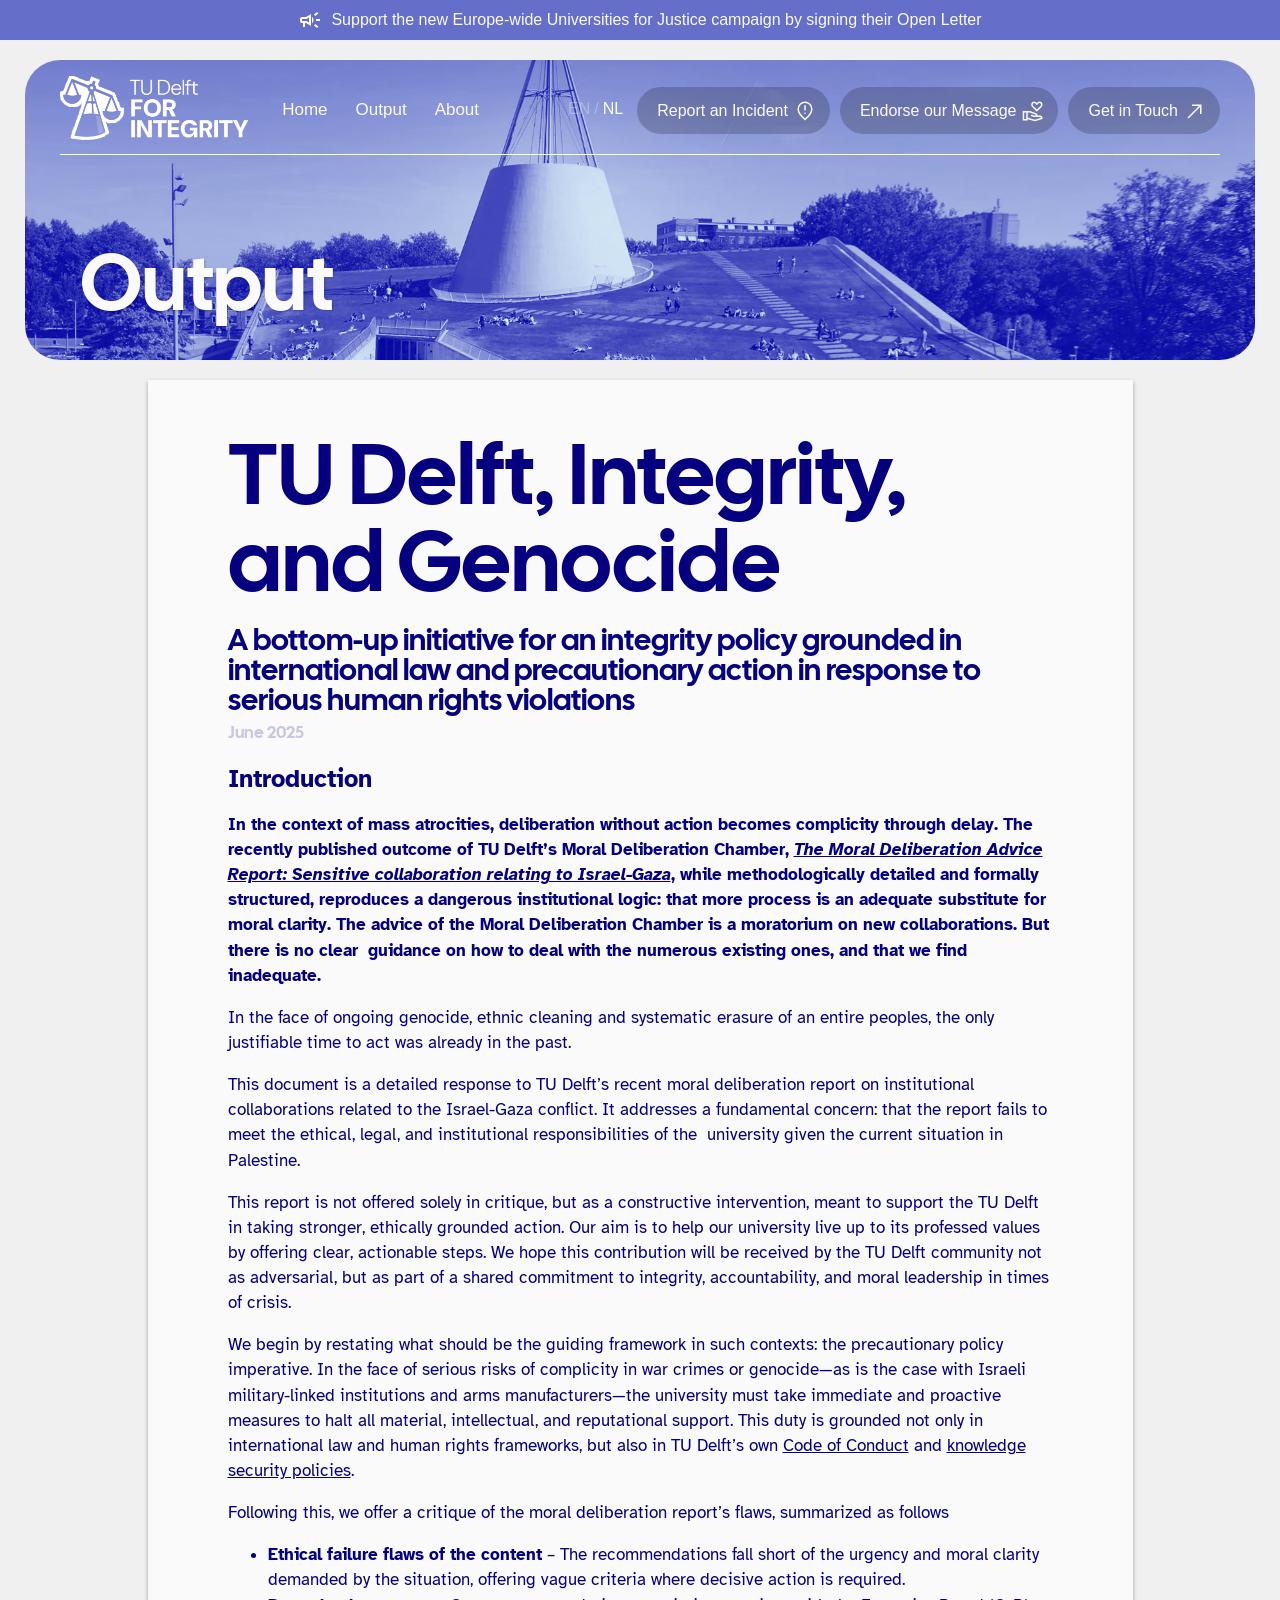
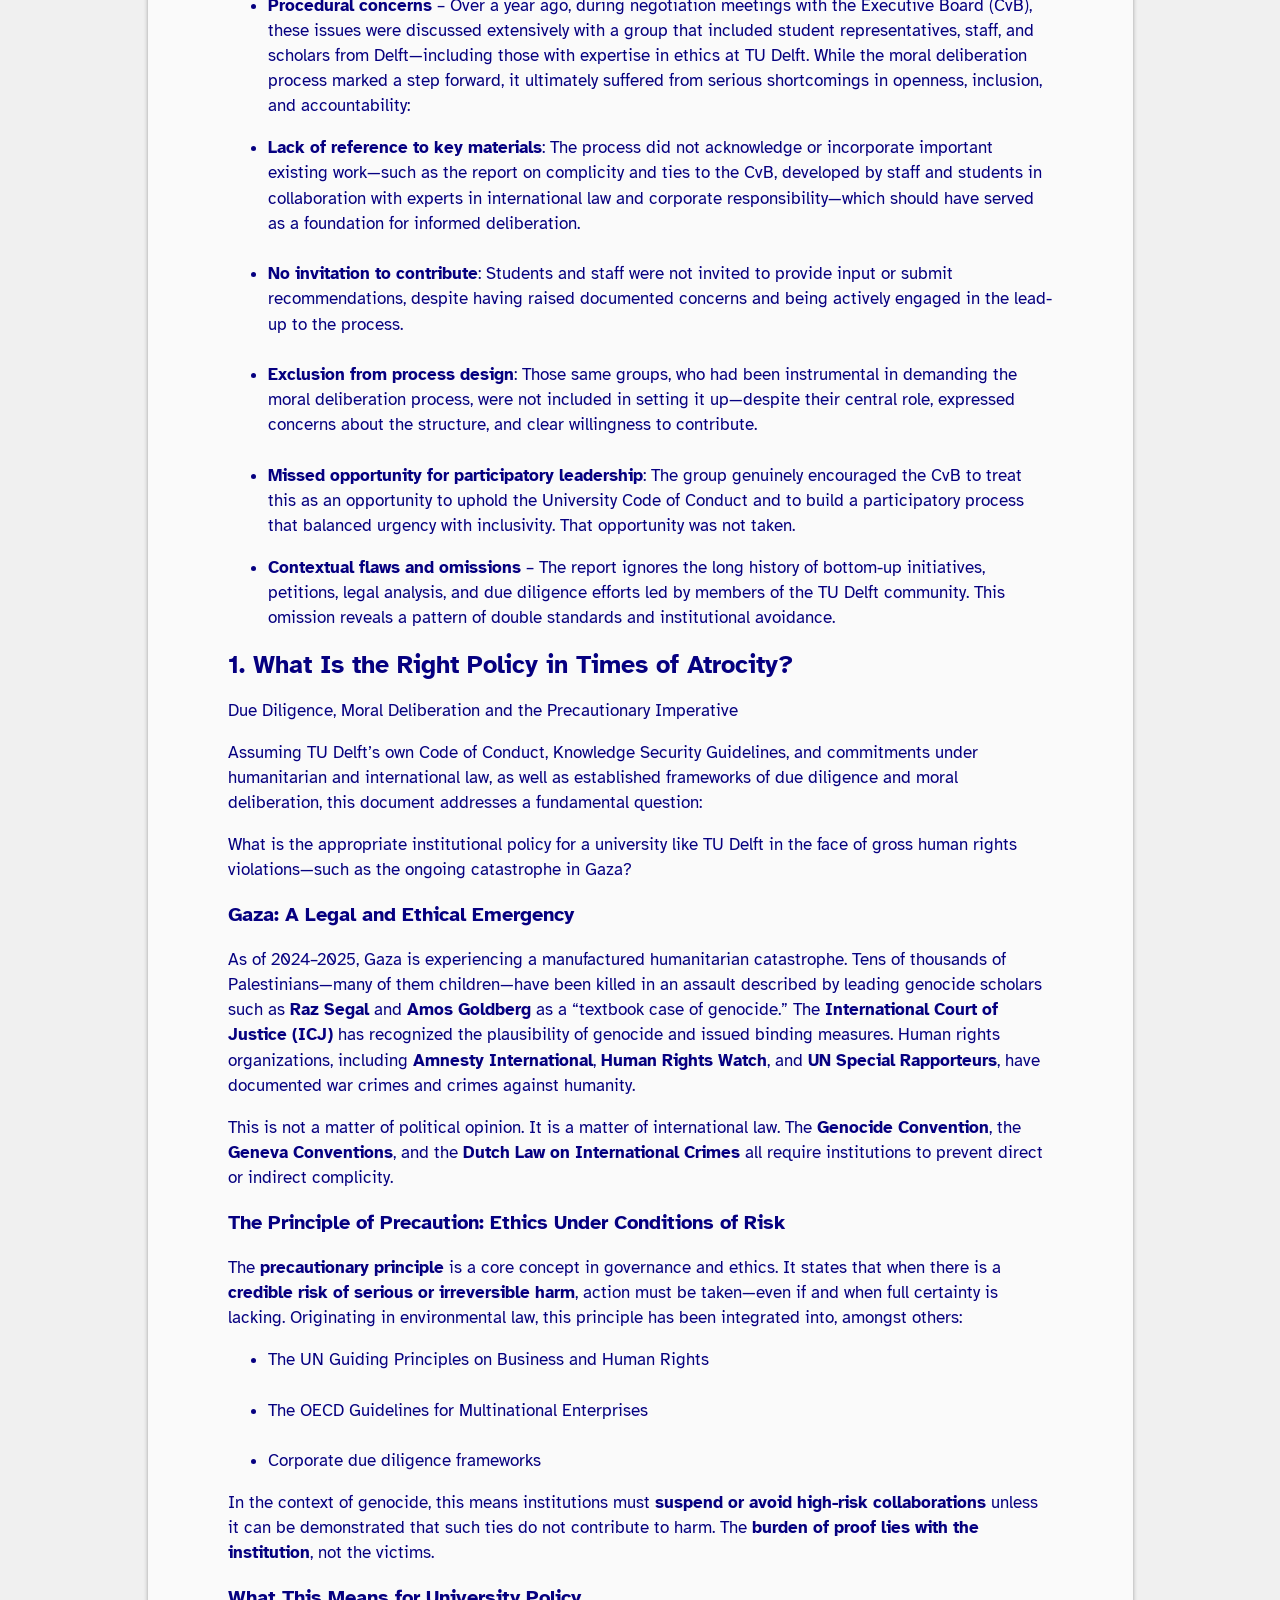
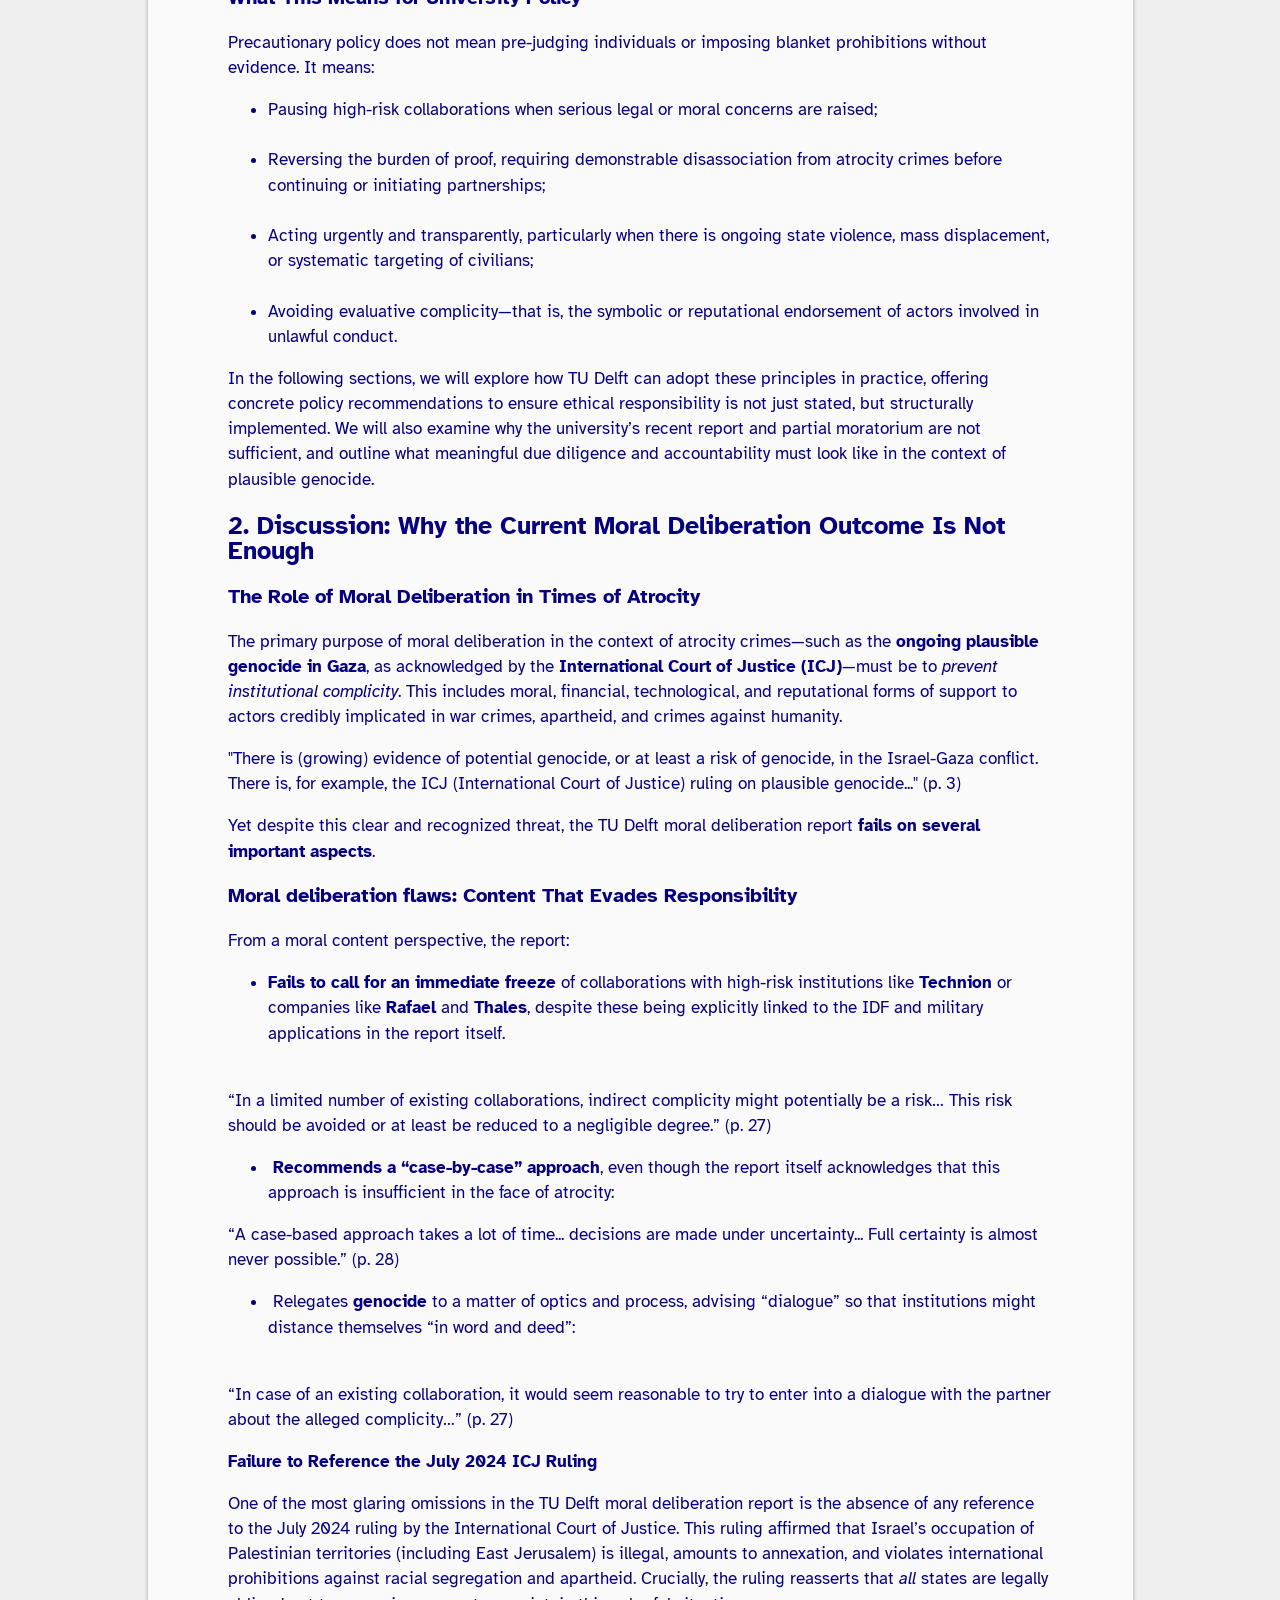
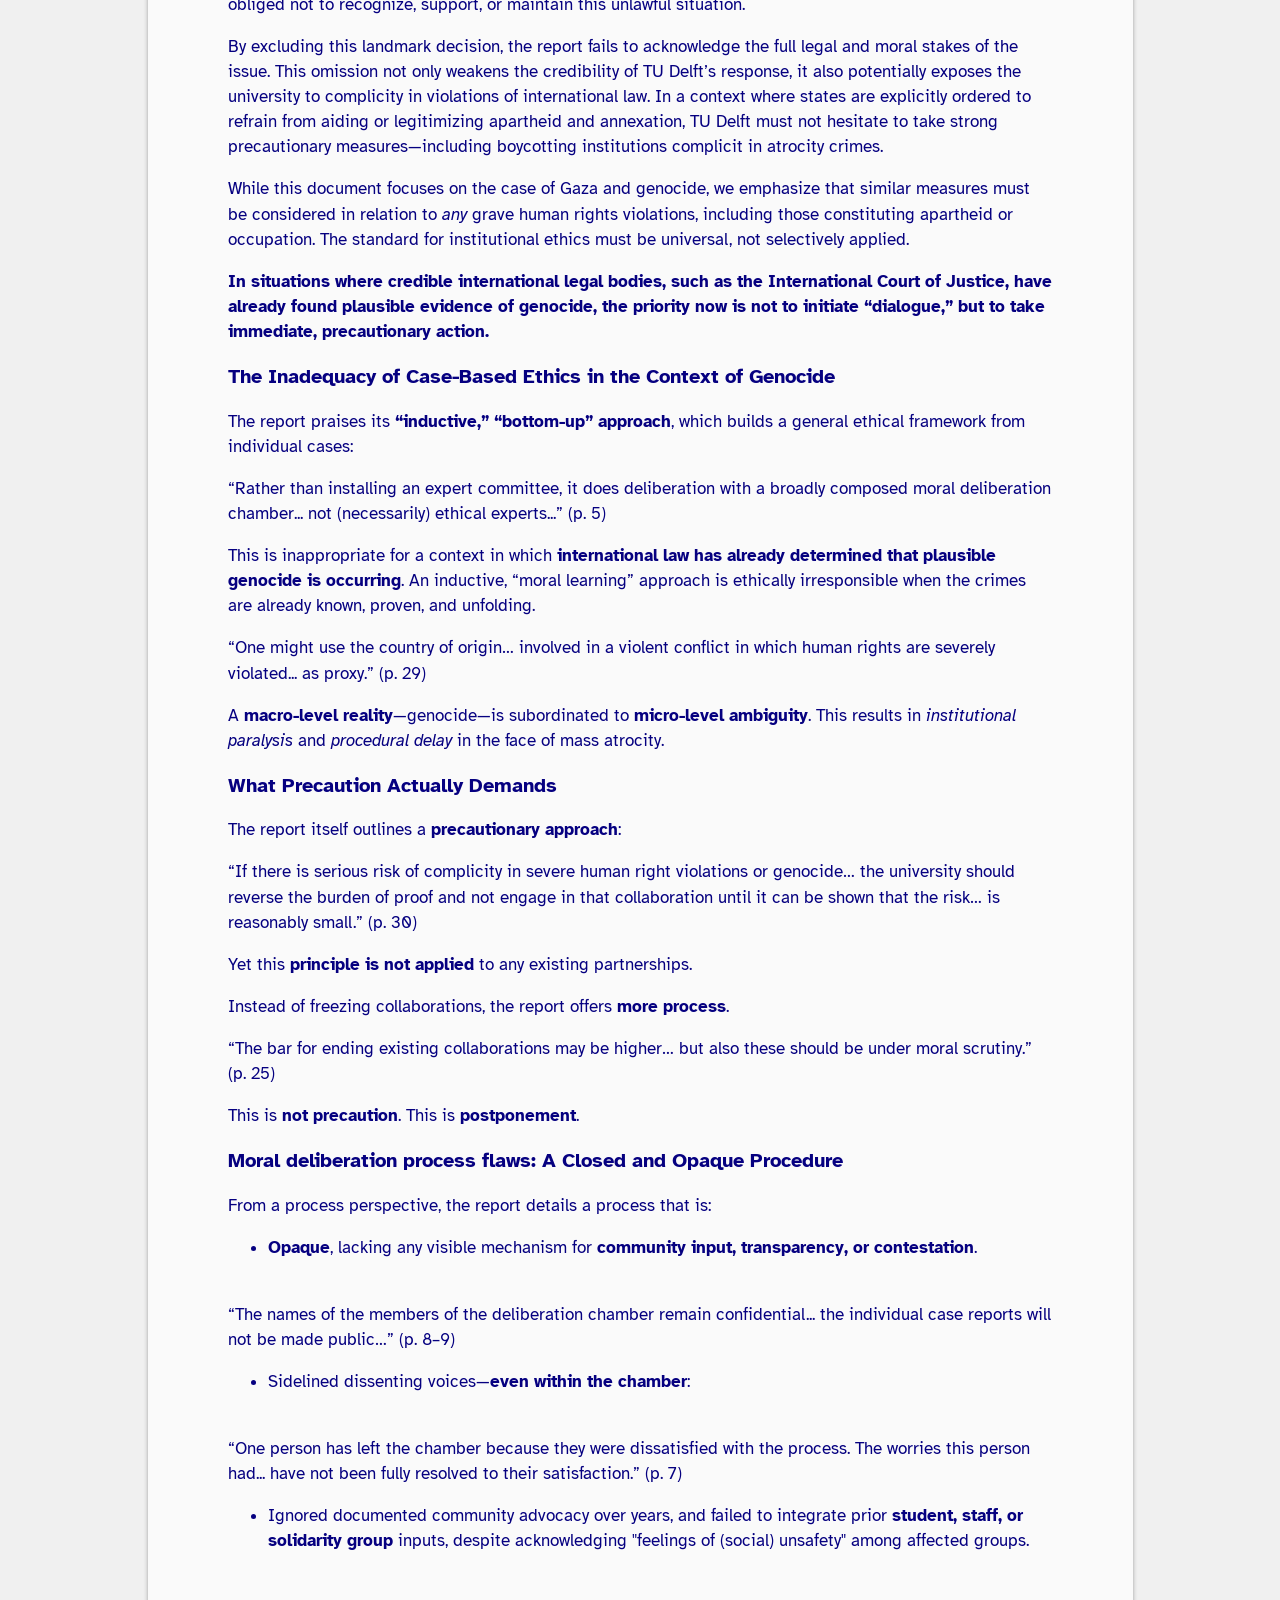
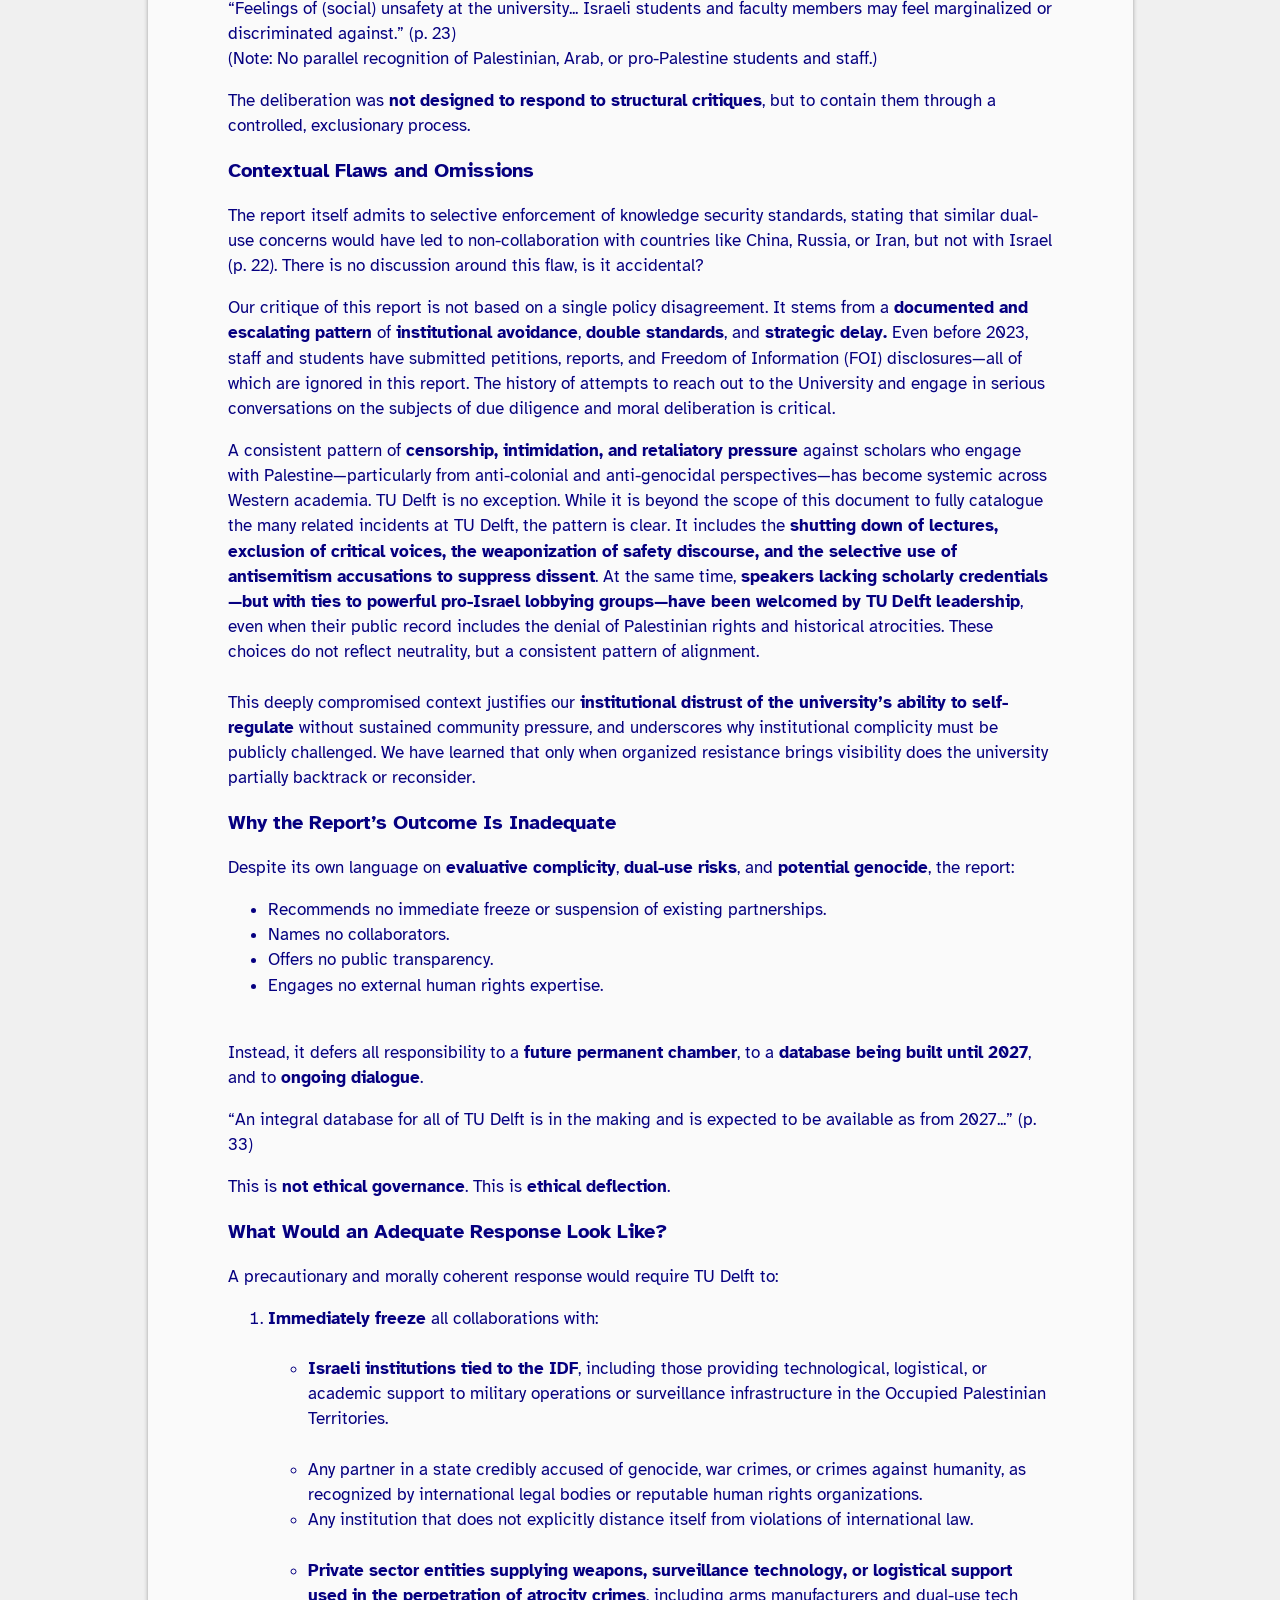
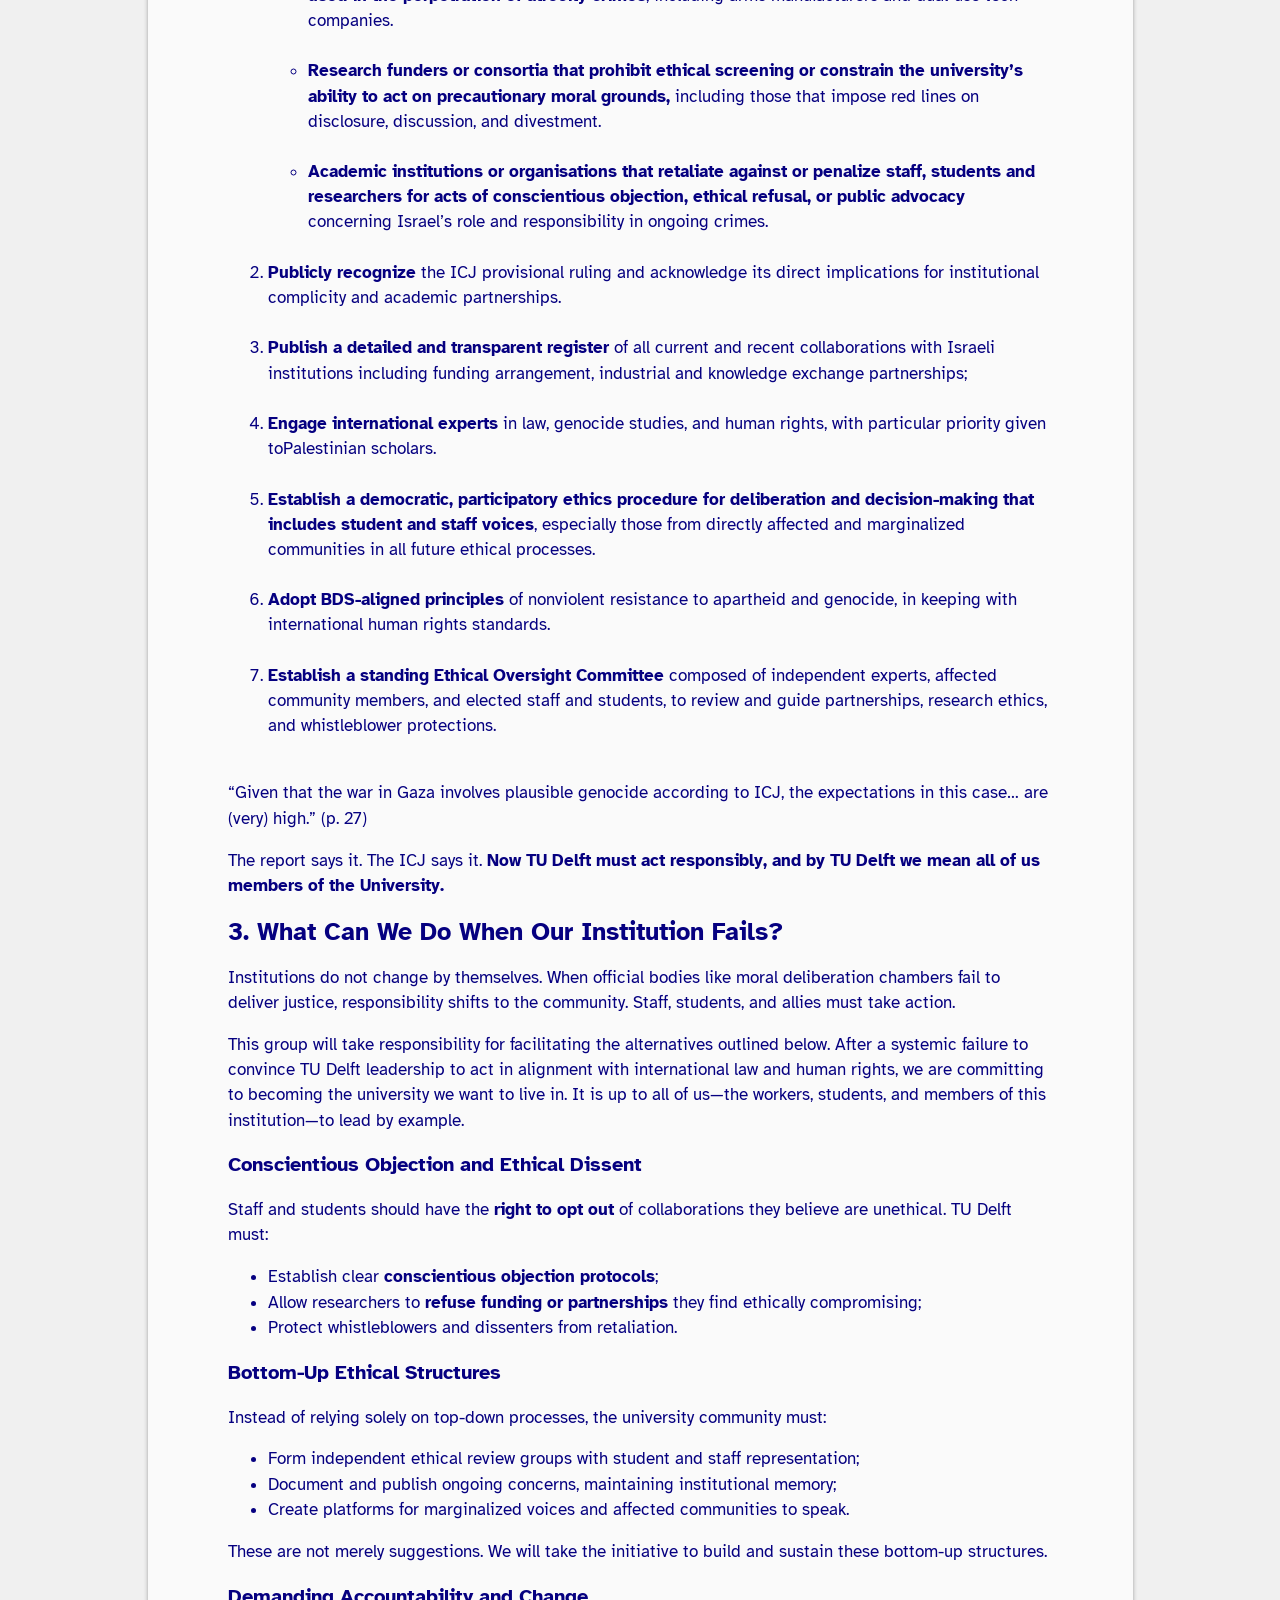
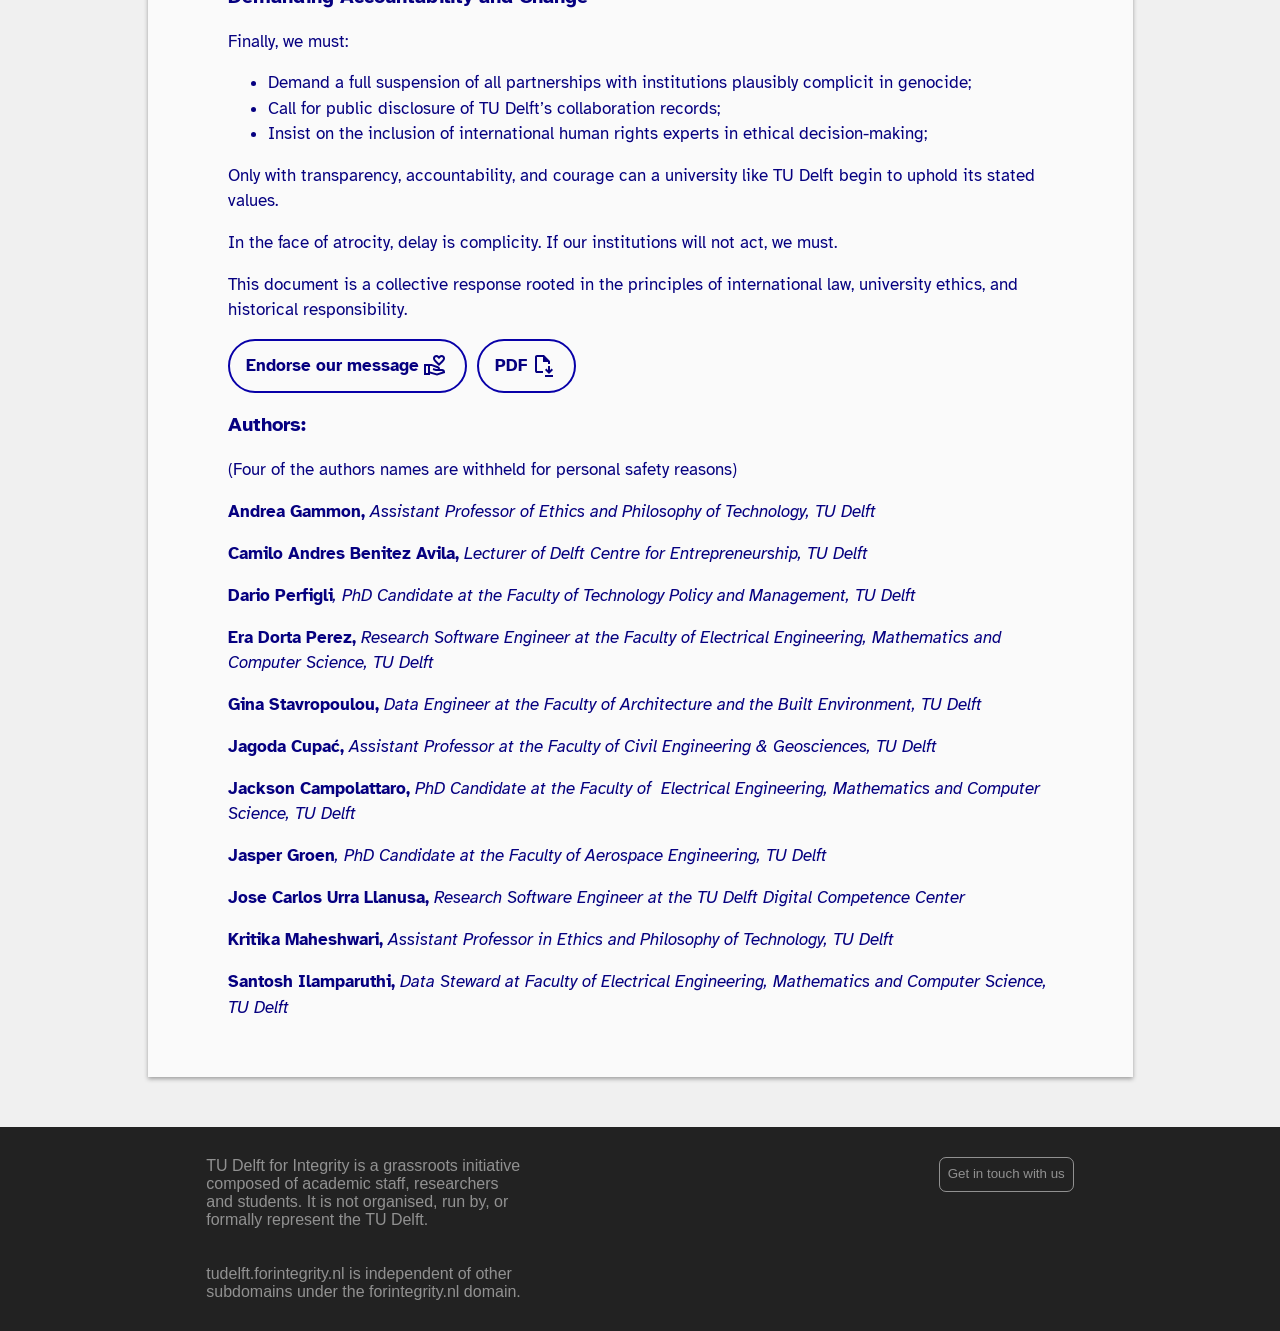
<file: output/2025-our-moral-deliberation.html>
<!DOCTYPE html>
<html lang="en">
  <head>
    <meta charset="UTF-8">
    <meta name="viewport" content="width=device-width, initial-scale=1.0">
    <meta http-equiv="X-UA-Compatible" content="ie=edge">
    <title> Our Deliberation | TU Delft for Integrity | A place for moral deliberation for TU Delft members</title>
    <meta
      name="description"
      content="A grassroots initiative organized by staff working on research projects at TU Delft. United by the Code of Conduct and international law." />
    <link rel="icon" href="../media/favicon.svg" type="image/svg+xml">
    <link rel="alternate" type="application/atom+xml" title="Atom Feed" href="/feed.xml"/>
    <link rel="stylesheet" href="../style.css">

    <link rel="preconnect" href="https://fonts.googleapis.com">
    <link rel="preconnect" href="https://fonts.gstatic.com" crossorigin>
    <link href="https://fonts.googleapis.com/css2?family=Atkinson+Hyperlegible:ital,wght@0,400;0,700;1,400;1,700&family=Cal+Sans&display=swap" rel="stylesheet">

    <script src="/utils/language-selection.js" type="text/javascript" defer></script>

    <script src="../components/document.js" type="text/javascript" defer></script>
    <script src="../components/header.js" type="text/javascript" defer></script>
    <script src="../components/banner-graphic.js" type="text/javascript" defer></script>
    <script src="../components/footer.js" type="text/javascript" defer></script>
  </head>
  <body>
    <header-component></header-component>
    <banner-graphic>
      <span slot="text">Output</span>
    </banner-graphic>
    <div class="padding-box">

        <!-- English  -->
        <document-component data-lang-el=en>
            <span slot="title">TU Delft, Integrity, and Genocide</span>
            <span slot="subtitle">A bottom-up initiative for an integrity policy grounded in international law and precautionary action in response to serious human rights violations</span>
            <span slot="date">June 2025</span>
            <span slot="body-content">
                <!-- converted using https://text-html.com/ -->
                <h2><strong>Introduction&nbsp;</strong></h2>
                <p><strong>In the context of mass atrocities, deliberation without action becomes complicity through delay. The recently published outcome of TU Delft&rsquo;s Moral Deliberation Chamber, <a href="https://filelist.tudelft.nl/News/2025/06_June/Moral%20deliberation%20advice%20report%20Israel-Gaza%2023052025%20DEF_31_.pdf" target="_blank"></strong><strong><em>The Moral Deliberation Advice Report: Sensitive collaboration relating to Israel-Gaza</em></strong><strong>,</strong></a>
                <strong>while methodologically detailed and formally structured, reproduces a dangerous institutional logic: that more process is an adequate substitute for moral clarity. The advice of the Moral Deliberation Chamber is a moratorium on new collaborations. But there is no clear&nbsp; guidance on how to deal with the numerous existing ones, and that we find inadequate.</strong></p>
                <p>In the face of ongoing genocide, ethnic cleaning and systematic erasure of an entire peoples, the only justifiable time to act was already in the past.</p>
                <p>This document is a detailed response to TU Delft&rsquo;s recent moral deliberation report on institutional collaborations related to the Israel-Gaza conflict. It addresses a fundamental concern: that the report fails to meet the ethical, legal, and institutional responsibilities of the&nbsp; university given the current situation in Palestine.</p>
                <p>This report is not offered solely in critique, but as a constructive intervention, meant to support the TU Delft in taking stronger, ethically grounded action. Our aim is to help our university live up to its professed values by offering clear, actionable steps. We hope this contribution will be received by the TU Delft community not as adversarial, but as part of a shared commitment to integrity, accountability, and moral leadership in times of crisis.</p>
                <p>We begin by restating what should be the guiding framework in such contexts: the precautionary policy imperative. In the face of serious risks of complicity in war crimes or genocide&mdash;as is the case with Israeli military-linked institutions and arms manufacturers&mdash;the university must take immediate and proactive measures to halt all material, intellectual, and reputational support. This duty is grounded not only in international law and human rights frameworks, but also in TU Delft&rsquo;s own <a href="https://filelist.tudelft.nl/TUDelft/Over_TU_Delft/Strategie/Integriteitsbeleid/COC%20EN.pdf">Code of Conduct</a> and <a href="https://www.tudelft.nl/en/about-tu-delft/strategy/knowledge-security">knowledge security policies</a>.</p>
                <p>Following this, we offer a critique of the moral deliberation report&rsquo;s flaws, summarized as follows</p>
                <ul>
                <li><strong>Ethical failure flaws of the content</strong> &ndash; The recommendations fall short of the urgency and moral clarity demanded by the situation, offering vague criteria where decisive action is required.<br /></li>
                <li><strong>Procedural concerns</strong> &ndash; Over a year ago, during negotiation meetings with the Executive Board (CvB), these issues were discussed extensively with a group that included student representatives, staff, and scholars from Delft&mdash;including those with expertise in ethics at TU Delft. While the moral deliberation process marked a step forward, it ultimately suffered from serious shortcomings in openness, inclusion, and accountability:</li>
                </ul>
                <ul>
                <li><strong>Lack of reference to key materials</strong>: The process did not acknowledge or incorporate important existing work&mdash;such as the report on complicity and ties to the CvB, developed by staff and students in collaboration with experts in international law and corporate responsibility&mdash;which should have served as a foundation for informed deliberation.<br /><br /></li>
                <li><strong>No invitation to contribute</strong>: Students and staff were not invited to provide input or submit recommendations, despite having raised documented concerns and being actively engaged in the lead-up to the process.<br /><br /></li>
                <li><strong>Exclusion from process design</strong>: Those same groups, who had been instrumental in demanding the moral deliberation process, were not included in setting it up&mdash;despite their central role, expressed concerns about the structure, and clear willingness to contribute.<br /><br /></li>
                <li><strong>Missed opportunity for participatory leadership</strong>: The group genuinely encouraged the CvB to treat this as an opportunity to uphold the University Code of Conduct and to build a participatory process that balanced urgency with inclusivity. That opportunity was not taken.<br /></li>
                </ul>
                <ul>

                <li><strong>Contextual flaws and omissions</strong> &ndash; The report ignores the long history of bottom-up initiatives, petitions, legal analysis, and due diligence efforts led by members of the TU Delft community. This omission reveals a pattern of double standards and institutional avoidance.</li>
                </ul>

                <h2><strong>1. What Is the Right Policy in Times of Atrocity?</strong></h2>
                <p>Due Diligence, Moral Deliberation and the Precautionary Imperative</p>
                <p>Assuming TU Delft&rsquo;s own Code of Conduct, Knowledge Security Guidelines, and commitments under humanitarian and international law, as well as established frameworks of due diligence and moral deliberation, this document addresses a fundamental question:</p>
                <p>What is the appropriate institutional policy for a university like TU Delft in the face of gross human rights violations&mdash;such as the ongoing catastrophe in Gaza?</p>
                <h3><strong>Gaza: A Legal and Ethical Emergency</strong></h3>
                <p>As of 2024&ndash;2025, Gaza is experiencing a manufactured humanitarian catastrophe. Tens of thousands of Palestinians&mdash;many of them children&mdash;have been killed in an assault described by leading genocide scholars such as <strong>Raz Segal</strong> and <strong>Amos Goldberg</strong> as a &ldquo;textbook case of genocide.&rdquo; The <strong>International Court of Justice (ICJ)</strong> has recognized the plausibility of genocide and issued binding measures. Human rights organizations, including <strong>Amnesty International</strong>, <strong>Human Rights Watch</strong>, and <strong>UN Special Rapporteurs</strong>, have documented war crimes and crimes against humanity.</p>
                <p>This is not a matter of political opinion. It is a matter of international law. The <strong>Genocide Convention</strong>, the <strong>Geneva Conventions</strong>, and the <strong>Dutch Law on International Crimes</strong> all require institutions to prevent direct or indirect complicity.</p>
                <h3><strong>The Principle of Precaution: Ethics Under Conditions of Risk</strong></h3>
                <p>The <strong>precautionary principle</strong> is a core concept in governance and ethics. It states that when there is a <strong>credible risk of serious or irreversible harm</strong>, action must be taken&mdash;even if and when full certainty is lacking. Originating in environmental law, this principle has been integrated into, amongst others:</p>
                <ul>
                <li>The UN Guiding Principles on Business and Human Rights<br /><br /></li>
                <li>The OECD Guidelines for Multinational Enterprises<br /><br /></li>
                <li>Corporate due diligence frameworks<br /></li>
                </ul>
                <p>In the context of genocide, this means institutions must <strong>suspend or avoid high-risk collaborations</strong> unless it can be demonstrated that such ties do not contribute to harm. The <strong>burden of proof lies with the institution</strong>, not the victims.</p>
                <h3><strong>What This Means for University Policy</strong></h3>
                <p>Precautionary policy does not mean pre-judging individuals or imposing blanket prohibitions without evidence. It means:</p>
                <ul>
                <li>Pausing high-risk collaborations when serious legal or moral concerns are raised;<br /><br /></li>
                <li>Reversing the burden of proof, requiring demonstrable disassociation from atrocity crimes before continuing or initiating partnerships;<br /><br /></li>
                <li>Acting urgently and transparently, particularly when there is ongoing state violence, mass displacement, or systematic targeting of civilians;<br /><br /></li>
                <li>Avoiding evaluative complicity&mdash;that is, the symbolic or reputational endorsement of actors involved in unlawful conduct.</li>
                </ul>
                <p>In the following sections, we will explore how TU Delft can adopt these principles in practice, offering concrete policy recommendations to ensure ethical responsibility is not just stated, but structurally implemented. We will also examine why the university&rsquo;s recent report and partial moratorium are not sufficient, and outline what meaningful due diligence and accountability must look like in the context of plausible genocide.</p>

                <h2><strong>2. Discussion: Why the Current Moral Deliberation Outcome Is Not Enough</strong></h2>
                <h3><strong>The Role of Moral Deliberation in Times of Atrocity</strong></h3>
                <p>The primary purpose of moral deliberation in the context of atrocity crimes&mdash;such as the <strong>ongoing plausible genocide in Gaza</strong>, as acknowledged by the <strong>International Court of Justice (ICJ)</strong>&mdash;must be to <em>prevent institutional complicity</em>. This includes moral, financial, technological, and reputational forms of support to actors credibly implicated in war crimes, apartheid, and crimes against humanity.</p>
                <p>"There is (growing) evidence of potential genocide, or at least a risk of genocide, in the Israel-Gaza conflict. There is, for example, the ICJ (International Court of Justice) ruling on plausible genocide..." (p. 3)</p>
                <p>Yet despite this clear and recognized threat, the TU Delft moral deliberation report <strong>fails on several important aspects</strong>.</p>
                <h3><strong>Moral deliberation flaws: Content That Evades Responsibility</strong></h3>
                <p>From a moral content perspective, the report:</p>
                <ul>
                <li><strong>Fails to call for an immediate freeze</strong> of collaborations with high-risk institutions like <strong>Technion</strong> or companies like <strong>Rafael</strong> and <strong>Thales</strong>, despite these being explicitly linked to the IDF and military applications in the report itself.<br /><br /></li>
                </ul>
                <p>&ldquo;In a limited number of existing collaborations, indirect complicity might potentially be a risk&hellip; This risk should be avoided or at least be reduced to a negligible degree.&rdquo; (p. 27)</p>
                <ul>
                <li>&nbsp;<strong>Recommends a &ldquo;case-by-case&rdquo; approach</strong>, even though the report itself acknowledges that this approach is insufficient in the face of atrocity:<br /></li>
                </ul>
                <p>&ldquo;A case-based approach takes a lot of time... decisions are made under uncertainty... Full certainty is almost never possible.&rdquo; (p. 28)</p>
                <ul>
                <li>&nbsp;Relegates <strong>genocide</strong> to a matter of optics and process, advising &ldquo;dialogue&rdquo; so that institutions might distance themselves &ldquo;in word and deed&rdquo;:<br /><br /></li>
                </ul>
                <p>&ldquo;In case of an existing collaboration, it would seem reasonable to try to enter into a dialogue with the partner about the alleged complicity&hellip;&rdquo; (p. 27)</p>
                <p><strong>Failure to Reference the July 2024 ICJ Ruling</strong></p>
                <p>One of the most glaring omissions in the TU Delft moral deliberation report is the absence of any reference to the July 2024 ruling by the International Court of Justice. This ruling affirmed that Israel&rsquo;s occupation of Palestinian territories (including East Jerusalem) is illegal, amounts to annexation, and violates international prohibitions against racial segregation and apartheid. Crucially, the ruling reasserts that <em>all</em> states are legally obliged not to recognize, support, or maintain this unlawful situation.</p>
                <p>By excluding this landmark decision, the report fails to acknowledge the full legal and moral stakes of the issue. This omission not only weakens the credibility of TU Delft&rsquo;s response, it also potentially exposes the university to complicity in violations of international law. In a context where states are explicitly ordered to refrain from aiding or legitimizing apartheid and annexation, TU Delft must not hesitate to take strong precautionary measures&mdash;including boycotting institutions complicit in atrocity crimes.</p>
                <p>While this document focuses on the case of Gaza and genocide, we emphasize that similar measures must be considered in relation to <em>any</em> grave human rights violations, including those constituting apartheid or occupation. The standard for institutional ethics must be universal, not selectively applied.</p>
                <p><strong>In situations where credible international legal bodies, such as the International Court of Justice, have already found plausible evidence of genocide, the priority now is not to initiate &ldquo;dialogue,&rdquo; but to take immediate, precautionary action.</strong></p>
                <h3><strong>The Inadequacy of Case-Based Ethics in the Context of Genocide</strong></h3>
                <p>The report praises its <strong>&ldquo;inductive,&rdquo; &ldquo;bottom-up&rdquo; approach</strong>, which builds a general ethical framework from individual cases:</p>
                <p>&ldquo;Rather than installing an expert committee, it does deliberation with a broadly composed moral deliberation chamber... not (necessarily) ethical experts...&rdquo; (p. 5)</p>
                <p>This is inappropriate for a context in which <strong>international law has already determined that plausible genocide is occurring</strong>. An inductive, &ldquo;moral learning&rdquo; approach is ethically irresponsible when the crimes are already known, proven, and unfolding.</p>
                <p>&ldquo;One might use the country of origin&hellip; involved in a violent conflict in which human rights are severely violated... as proxy.&rdquo; (p. 29)</p>
                <p>A <strong>macro-level reality</strong>&mdash;genocide&mdash;is subordinated to <strong>micro-level ambiguity</strong>. This results in <em>institutional paralysis</em> and <em>procedural delay</em> in the face of mass atrocity.</p>

                <h3><strong>What Precaution Actually Demands</strong></h3>
                <p>The report itself outlines a <strong>precautionary approach</strong>:</p>
                <p>&ldquo;If there is serious risk of complicity in severe human right violations or genocide&hellip; the university should reverse the burden of proof and not engage in that collaboration until it can be shown that the risk&hellip; is reasonably small.&rdquo; (p. 30)</p>
                <p>Yet this <strong>principle is not applied</strong> to any existing partnerships.</p>
                <p>Instead of freezing collaborations, the report offers <strong>more process</strong>.</p>
                <p>&ldquo;The bar for ending existing collaborations may be higher&hellip; but also these should be under moral scrutiny.&rdquo; (p. 25)</p>
                <p>This is <strong>not precaution</strong>. This is <strong>postponement</strong>.</p>

                <h3><strong>Moral deliberation process flaws: A Closed and Opaque Procedure</strong></h3>
                <p>From a process perspective, the report details a process that is:</p>
                <ul>
                <li><strong>Opaque</strong>, lacking any visible mechanism for <strong>community input, transparency, or contestation</strong>.<br /><br /></li>
                </ul>
                <p>&ldquo;The names of the members of the deliberation chamber remain confidential... the individual case reports will not be made public&hellip;&rdquo; (p. 8&ndash;9)</p>
                <ul>
                <li>Sidelined dissenting voices&mdash;<strong>even within the chamber</strong>:<br /><br /></li>
                </ul>
                <p>&ldquo;One person has left the chamber because they were dissatisfied with the process. The worries this person had... have not been fully resolved to their satisfaction.&rdquo; (p. 7)</p>
                <ul>
                <li>Ignored documented community advocacy over years, and failed to integrate prior <strong>student, staff, or solidarity group</strong> inputs, despite acknowledging "feelings of (social) unsafety" among affected groups.<br /><br /></li>
                </ul>
                <p>&ldquo;Feelings of (social) unsafety at the university... Israeli students and faculty members may feel marginalized or discriminated against.&rdquo; (p. 23)<br /> (Note: No parallel recognition of Palestinian, Arab, or pro-Palestine students and staff.)</p>
                <p>The deliberation was <strong>not designed to respond to structural critiques</strong>, but to contain them through a controlled, exclusionary process.</p>

                <h3><strong>Contextual Flaws and Omissions</strong></h3>
                <p>The report itself admits to selective enforcement of knowledge security standards, stating that similar dual-use concerns would have led to non-collaboration with countries like China, Russia, or Iran, but not with Israel (p. 22). There is no discussion around this flaw, is it accidental?</p>
                <p>Our critique of this report is not based on a single policy disagreement. It stems from a <strong>documented and escalating pattern</strong> of <strong>institutional avoidance</strong>, <strong>double standards</strong>, and <strong>strategic delay.</strong> Even before 2023, staff and students have submitted petitions, reports, and Freedom of Information (FOI) disclosures&mdash;all of which are ignored in this report. The history of attempts to reach out to the University and engage in serious conversations on the subjects of due diligence and moral deliberation is critical.&nbsp;</p>
                <p>A consistent pattern of <strong>censorship, intimidation, and retaliatory pressure</strong> against scholars who engage with Palestine&mdash;particularly from anti-colonial and anti-genocidal perspectives&mdash;has become systemic across Western academia. TU Delft is no exception. While it is beyond the scope of this document to fully catalogue the many related incidents at TU Delft, the pattern is clear. It includes the <strong>shutting down of lectures, exclusion of critical voices, the weaponization of safety discourse, and the selective use of antisemitism accusations to suppress dissent</strong>. At the same time, <strong>speakers lacking scholarly credentials&mdash;but with ties to powerful pro-Israel lobbying groups&mdash;have been welcomed by TU Delft leadership</strong>, even when their public record includes the denial of Palestinian rights and historical atrocities. These choices do not reflect neutrality, but a consistent pattern of alignment. <br /><br />This deeply compromised context justifies our <strong>institutional distrust of the university&rsquo;s ability to self-regulate</strong> without sustained community pressure, and underscores why institutional complicity must be publicly challenged. We have learned that only when organized resistance brings visibility does the university partially backtrack or reconsider.</p>

                <h3><strong>Why the Report&rsquo;s Outcome Is Inadequate</strong></h3>
                <p>Despite its own language on <strong>evaluative complicity</strong>, <strong>dual-use risks</strong>, and <strong>potential genocide</strong>, the report:</p>
                <ul>
                <li>Recommends no immediate freeze or suspension of existing partnerships.</li>
                <li>Names no collaborators.</li>
                <li>Offers no public transparency.</li>
                <li>Engages no external human rights expertise.<br /><br /></li>
                </ul>
                <p>Instead, it defers all responsibility to a <strong>future permanent chamber</strong>, to a <strong>database being built until 2027</strong>, and to <strong>ongoing dialogue</strong>.</p>
                <p>&ldquo;An integral database for all of TU Delft is in the making and is expected to be available as from 2027...&rdquo; (p. 33)</p>
                <p>This is <strong>not ethical governance</strong>. This is <strong>ethical deflection</strong>.</p>

                <h3><strong>What Would an Adequate Response Look Like?</strong></h3>
                <p>A precautionary and morally coherent response would require TU Delft to:</p>
                <ol>
                <li><strong>Immediately freeze</strong> all collaborations with:<br /><br /></li>
                <ul>
                <li><strong>Israeli institutions tied to the IDF</strong>, including those providing technological, logistical, or academic support to military operations or surveillance infrastructure in the Occupied Palestinian Territories.<br /><br /></li>
                <li>Any partner in a state credibly accused of genocide, war crimes, or crimes against humanity, as recognized by international legal bodies or reputable human rights organizations.</li>
                <li>Any institution that does not explicitly distance itself from violations of international law.<br /><br /></li>
                <li><strong>Private sector entities supplying weapons, surveillance technology, or logistical support used in the perpetration of atrocity crimes</strong>, including arms manufacturers and dual-use tech companies.<br /><br /></li>
                <li><strong>Research funders or consortia that prohibit ethical screening or constrain the university&rsquo;s ability to act on precautionary moral grounds, </strong>including those that impose red lines on disclosure, discussion, and divestment.<br /><br /></li>
                <li><strong>Academic institutions or organisations that retaliate against or penalize staff, students and researchers for acts of conscientious objection, ethical refusal, or public advocacy </strong>concerning Israel&rsquo;s role and responsibility in ongoing crimes.</li>
                </ul><br>
                <li><strong>Publicly recognize</strong> the ICJ provisional ruling and acknowledge its direct implications for institutional complicity and academic partnerships.<br /><br /></li>
                <li><strong>Publish a detailed and transparent register</strong> of all current and recent collaborations with Israeli institutions including funding arrangement, industrial and knowledge exchange partnerships;&nbsp;</li><br>
                <li><strong>Engage international experts</strong> in law, genocide studies, and human rights, with particular priority given toPalestinian scholars.<br /><br></li>
                <li><strong>Establish a democratic, participatory ethics procedure for deliberation and decision-making that includes student and staff voices</strong>, especially those from directly affected and marginalized communities in all future ethical processes.<br /><br /></li>
                <li><strong>Adopt BDS-aligned principles</strong> of nonviolent resistance to apartheid and genocide, in keeping with international human rights standards.<br /><br /></li>
                <li><strong>Establish a standing Ethical Oversight Committee</strong> composed of independent experts, affected community members, and elected staff and students, to review and guide partnerships, research ethics, and whistleblower protections.<br /><br /></li>
                </ol>
                <p>&ldquo;Given that the war in Gaza involves plausible genocide according to ICJ, the expectations in this case&hellip; are (very) high.&rdquo; (p. 27)</p>
                <p>The report says it. The ICJ says it. <strong>Now TU Delft must act responsibly, and by TU Delft we mean all of us members of the University.</strong></p>

                <h2><strong>3. What Can We Do When Our Institution Fails?</strong></h2>
                <p>Institutions do not change by themselves. When official bodies like moral deliberation chambers fail to deliver justice, responsibility shifts to the community. Staff, students, and allies must take action.</p>
                <p>This group will take responsibility for facilitating the alternatives outlined below. After a systemic failure to convince TU Delft leadership to act in alignment with international law and human rights, we are committing to becoming the university we want to live in. It is up to all of us&mdash;the workers, students, and members of this institution&mdash;to lead by example.</p>
                <h3><strong>Conscientious Objection and Ethical Dissent</strong></h3>
                <p>Staff and students should have the <strong>right to opt out</strong> of collaborations they believe are unethical. TU Delft must:</p>
                <ul>
                <li>Establish clear <strong>conscientious objection protocols</strong>;</li>
                <li>Allow researchers to <strong>refuse funding or partnerships</strong> they find ethically compromising;</li>
                <li>Protect whistleblowers and dissenters from retaliation.</li>
                </ul>
                <h3><strong>Bottom-Up Ethical Structures</strong></h3>
                <p>Instead of relying solely on top-down processes, the university community must:</p>
                <ul>
                <li>Form independent ethical review groups with student and staff representation;</li>
                <li>Document and publish ongoing concerns, maintaining institutional memory;</li>
                <li>Create platforms for marginalized voices and affected communities to speak.</li>
                </ul>
                <p>These are not merely suggestions. We will take the initiative to build and sustain these bottom-up structures.</p>
                <h3><strong>Demanding Accountability and Change</strong></h3>
                <p>Finally, we must:</p>
                <ul>
                <li>Demand a full suspension of all partnerships with institutions plausibly complicit in genocide;</li>
                <li>Call for public disclosure of TU Delft&rsquo;s collaboration records;</li>
                <li>Insist on the inclusion of international human rights experts in ethical decision-making;</li>
                </ul>
                <p>Only with transparency, accountability, and courage can a university like TU Delft begin to uphold its stated values.</p>
                <p>In the face of atrocity, delay is complicity. If our institutions will not act, we must.</p>

                <p>This document is a collective response rooted in the principles of international law, university ethics, and historical responsibility.&nbsp;</p>
            </span>
            <div slot="buttons" class="actionbuttons">
                <div><a href="https://forms.office.com/e/qYGAxbVee1" target="_blank">Endorse our message
                <div class="icon" style="font-size: 1.7em; -webkit-mask: url(/icons/volunteer_activism_24dp_1F1F1F_FILL0_wght400_GRAD0_opsz24.svg) no-repeat center;"></div>
                </a></div>
                <div><a href="/documents/pdf/our-deliberation-2025.pdf" download>PDF 
                <div class="icon" style="font-size: 1.7em; -webkit-mask: url(/icons/file_save_24dp_1F1F1F_FILL0_wght400_GRAD0_opsz24.svg) no-repeat center;"></div>
                </a></div>    
            </div>  
            <span slot="authors" data-nosnippet>
              <h3>Authors:</h3>
              <p>(Four of the authors names are withheld for personal safety reasons)</p>
              <p><strong>Andrea Gammon,</strong> <em>Assistant Professor of Ethics and Philosophy of Technology, TU Delft</em></p>
              <p><strong>Camilo Andres Benitez Avila, </strong><em>Lecturer of Delft Centre for Entrepreneurship, TU Delft</em></p>
              <p><strong>Dario Perfigli</strong><em>, PhD Candidate at the Faculty of Technology Policy and Management, TU Delft</em></p>
              <p><strong>Era Dorta Perez,</strong><em> Research Software Engineer at the Faculty of Electrical Engineering, Mathematics and Computer Science, TU Delft</em></p>
              <p><strong>Gina Stavropoulou, </strong><em>Data Engineer at the Faculty of Architecture and the Built Environment, TU Delft</em></p>
              <p><strong>Jagoda Cupać,</strong> <em>Assistant Professor at the Faculty of Civil Engineering &amp; Geosciences, TU Delft</em></p>
              <p><strong>Jackson Campolattaro,</strong><em> PhD Candidate at the Faculty of&nbsp; Electrical Engineering, Mathematics and Computer Science, TU Delft</em></p>
              <p><strong>Jasper Groen</strong><em>, PhD Candidate at the Faculty of Aerospace Engineering, TU Delft</em></p>
              <p><strong>Jose Carlos Urra Llanusa,</strong> <em>Research Software Engineer at the TU Delft Digital Competence</em> <em>Center</em></p>
              <p><strong>Kritika </strong><strong>Maheshwari</strong><strong>,</strong><em> Assistant Professor in Ethics and Philosophy of Technology, TU Delft</em>&nbsp;</p>
              <p><strong>Santosh Ilamparuthi,</strong><em> Data Steward at</em> <em>Faculty of Electrical Engineering, Mathematics and Computer Science, TU Delft</em></p>
            </span>
        </document-component>

        <!-- Nederlands  -->
        <document-component data-lang-el=nl>
            <span slot="title">TU Delft, Integriteit, en Genocide</span>
            <span slot="subtitle">Een bottom-up initiatief voor een integriteitsbeleid gebaseerd op internationaal recht en het voorzorgsbeginsel in de context van ernstige schendingen van mensenrechten</span>
            <span slot="date">Juni 2025</span>
            <span slot="body-content">
                <!-- converted using https://text-html.com/ -->
                <h2><strong>Introductie&nbsp;</strong></h2>
                <p><strong>In de context van grootschalige wreedheden wordt beraadslaging zonder actie medeplichtigheid door vertraging. De onlangs gepubliceerde uitkomst van de Morele Beraadslaging Kamer van de TU Delft, <a href="https://filelist.tudelft.nl/News/2025/06_June/Moral%20deliberation%20advice%20report%20Israel-Gaza%2023052025%20DEF_31_.pdf" target="_blank"></strong><strong><em>The Moral Deliberation Advice Report: Sensitive collaboration relating to Israel-Gaza</em></strong><strong>,</strong></a>
                <strong>hoewel methodologisch gedetailleerd en gestructureerd, herhaalt een gevaarlijke institutionele logica: dat meer proces een adequaat substituut is voor een duidelijk moreel standpunt innemen. Het advies van de <i>Moral Deliberation Chamber</i> is een moratorium op nieuwe samenwerkingen. Maar er is geen duidelijke richtlijn over hoe om te gaan met de talrijke bestaande samenwerkingen, en dat vinden wij ontoereikend.</strong></p>
                <p>In het aanzien van aanhoudende genocide, etnische zuivering en de systematische uitwissing van een heel volk, was het enige rechtvaardigbare moment om te handelen al in het verleden.</p>
                <p>Dit document is een gedetailleerde reactie op het recente rapport over morele beraadslaging van de TU Delft over institutionele samenwerkingen gerelateerd aan het Israël-Gaza conflict. Het kaart een fundamentele zorg aan: dat het rapport nalaat te voldoen aan de ethische, juridische en institutionele verantwoordelijkheden van de universiteit, gezien de huidige situatie in Palestina.</p>
                <p>Dit rapport wordt niet enkel als kritiek aangeboden, maar als een constructieve interventie, bedoeld om de TU Delft te ondersteunen bij het nemen van sterkere, ethisch onderbouwde actie. Ons doel is om onze universiteit te helpen haar zelfgestelde waarden waar te maken door duidelijke, uitvoerbare stappen aan te bieden. Wij hopen dat deze bijdrage door de TU Delft-gemeenschap niet als vijandig zal worden ontvangen, maar als onderdeel van een gedeelde inzet voor integriteit, verantwoording en moreel leiderschap in tijden van crisis.</p>
                <p>We beginnen met het herbevestigen van wat het leidende kader zou moeten zijn in dergelijke contexten: het voorzorgsbeginsel. Bij serieuze risico's op medeplichtigheid aan oorlogsmisdaden of genocide—zoals het geval is bij aan het Israëlische leger gelieerde instellingen en wapenfabrikanten—moet de universiteit onmiddellijke en proactieve maatregelen nemen om alle materiële, intellectuele en infrastructurele steun stop te zetten. Deze plicht is niet alleen geworteld in internationaal recht en mensenrechtenkaders, maar ook in de eigen <a href="https://filelist.tudelft.nl/TUDelft/Over_TU_Delft/Strategie/Integriteitsbeleid/COC%20EN.pdf">Gedragscode</a> en het <a href="https://www.tudelft.nl/en/about-tu-delft/strategy/knowledge-security">kennisveiligheidsbeleid</a> van de TU Delft.</p>
                <p>Hierna bieden wij een kritiek op de gebreken van het morele beraadslagingsrapport, als volgt samengevat:</p>
                <ul>
                <li><strong>Ethische tekortkomingen in de inhoud</strong> – De aanbevelingen schieten tekort in de urgentie en morele helderheid die de situatie vereist, en bieden vage criteria waar juist besluitvaardig optreden noodzakelijk is.<br /></li>
                <li><strong>Procedurele zorgen</strong> – Meer dan een jaar geleden, tijdens overlegvergaderingen met het College van Bestuur (CvB), zijn deze kwesties uitgebreid besproken met een groep bestaande uit studentvertegenwoordigers, medewerkers en wetenschappers uit Delft—inclusief experts op het gebied van ethiek aan de TU Delft. Hoewel het morele beraadslagingsproces een stap vooruit markeerde, leed het uiteindelijk onder ernstige tekortkomingen in openheid, inclusie en verantwoording:</li>
                </ul>
                <ul>
                <li><strong>Gebrek aan verwijzing naar kernmateriaal</strong>: Het proces erkende of incorporeerde geen belangrijk bestaand werk—zoals het rapport over medeplichtigheid en banden met het CvB, ontwikkeld door medewerkers en studenten in samenwerking met experts in internationaal recht en maatschappelijk verantwoord ondernemen—dat als basis had moeten dienen voor geïnformeerde beraadslaging.<br /><br /></li>
                <li><strong>Geen uitnodiging tot bijdrage</strong>: Studenten en medewerkers werden niet uitgenodigd om input te leveren of aanbevelingen in te dienen, ondanks het feit dat zij gedocumenteerde zorgen hadden geuit en actief betrokken waren in de aanloop naar het proces.<br /><br /></li>
                <li><strong>Uitsluiting van procesontwerp</strong>: Dezelfde groepen die instrumenteel waren in het eisen van het morele beraadslagingsproces, werden niet betrokken bij de opzet ervan—ondanks hun centrale rol, geuite zorgen over de structuur, en duidelijke bereidheid om bij te dragen.<br /><br /></li>
                <li><strong>Gemiste kansen voor participatief leiderschap</strong>: De groep heeft het CvB oprecht aangemoedigd om dit te zien als een kans om de Gedragscode van de universiteit hoog te houden en een participatief proces op te bouwen dat urgentie in evenwicht bracht met inclusiviteit van perspectieven. Die kans is niet gegrepen.<br /></li>
                </ul>
                <ul>
                <li><strong>Contextuele tekortkomingen en omissies</strong> – Het rapport negeert de lange geschiedenis van bottom-up initiatieven, petities, juridische analyses en due diligence-inspanningen onder leiding van leden van de TU Delft-gemeenschap. Deze omissie onthult een patroon van dubbele standaarden en institutionele ontwijking.</li>
                </ul>

                <h2><strong>1. Wat is het juiste beleid in tijden van gruweldaden?</strong></h2>
                <p>Due Diligence, Morele Beraadslaging en het Voorzorgsbeginsel</p>
                <p>Uitgaande van de eigen Gedragscode van de TU Delft, de Richtlijnen Kennisveiligheid en verplichtingen onder humanitair en internationaal recht, evenals gevestigde kaders van due diligence en morele beraadslaging, behandelt dit document een fundamentele vraag:</p>
                <p>Wat is het passende beleid voor een universiteit als de TU Delft in het aanzien van grove schendingen van de mensenrechten—zoals de voortdurende catastrofe in Gaza?</p>
                <h3><strong>Gaza: Een juridische en ethische noodtoestand</strong></h3>
                <p>Vanaf 2024–2025 maakt Gaza een door mensen veroorzaakte humanitaire catastrofe door. Tienduizenden Palestijnen—velen van hen kinderen—zijn gedood in een aanval die door vooraanstaande genocidewetenschappers zoals <strong>Raz Segal</strong> en <strong>Amos Goldberg</strong> wordt omschreven als een "schoolvoorbeeld van genocide". Het <strong>Internationaal Gerechtshof (ICJ)</strong> heeft de plausibiliteit van genocide erkend en bindende maatregelen opgelegd. Mensenrechtenorganisaties, waaronder <strong>Amnesty International</strong>, <strong>Human Rights Watch</strong> en <strong>speciale rapporteurs van de VN</strong>, hebben oorlogsmisdaden en misdaden tegen de menselijkheid gedocumenteerd.</p>
                <p>Dit is geen kwestie van politieke opinie. Het is een zaak van internationaal recht. Het <strong>Genocideverdrag</strong>, de <strong>Verdragen van Genève</strong> en de <strong>Nederlandse Wet Internationale Misdrijven</strong> vereisen allemaal dat instellingen directe of indirecte medeplichtigheid voorkomen.</p>
                <h3><strong>Het voorzorgsbeginsel: Ethiek onder risicovolle omstandigheden</strong></h3>
                <p>Het <strong>voorzorgsbeginsel</strong> is een kernconcept in bestuur en ethiek. Het stelt dat wanneer er een <strong>geloofwaardig risico is op ernstige of onomkeerbare schade</strong>, er actie moet worden ondernomen—zelfs als volledige zekerheid ontbreekt. Dit principe, oorspronkelijk uit het milieurecht, is geïntegreerd in onder andere:</p>
                <ul>
                <li>De VN-richtlijnen voor Bedrijfsleven en Mensenrechten<br /></li>
                <li>De OESO-richtlijnen voor Multinationale Ondernemingen<br /></li>
                <li>Kaders voor maatschappelijke zorgvuldigheid (<i>corporate due diligence</i>)<br /></li>
                </ul>
                <p>In de context van genocide betekent dit dat instellingen <strong>samenwerkingen met een hoog risico moeten opschorten of vermijden</strong>, tenzij kan worden aangetoond dat dergelijke banden niet bijdragen aan schade. De <strong>bewijslast ligt bij de instelling</strong>, niet bij de slachtoffers.</p>
                <h3><strong>Wat dit betekent voor het universiteitsbeleid</strong></h3>
                <p>Voorzorgsbeleid betekent niet het vooraf beoordelen van individuen of het opleggen van algemene verboden zonder bewijs. Het betekent:</p>
                <ul>
                <li>Het pauzeren van hoog-risico samenwerkingen wanneer ernstige juridische of morele zorgen worden geuit;<br /><br /></li>
                <li>Het omkeren van de bewijslast, waarbij aantoonbare distantiering van gruweldaden vereist is voordat partnerschappen worden voortgezet of gestart;<br /><br /></li>
                <li>Urgent en transparant handelen, met name wanneer er sprake is van aanhoudend staatsgeweld, massale ontheemding of systematisch geweld tegen burgers;<br /><br /></li>
                <li>Het vermijden van evaluatieve medeplichtigheid—dat wil zeggen, de symbolische of infrastructurele steun aan actoren die betrokken zijn bij onrechtmatig handelen.</li>
                </ul>
                <p>In de volgende secties zullen we verkennen hoe de TU Delft deze principes in de praktijk kan brengen, waarbij we concrete beleidsaanbevelingen doen om ervoor te zorgen dat ethische verantwoordelijkheid niet alleen wordt uitgesproken, maar structureel wordt geïmplementeerd. We zullen ook onderzoeken waarom het recente rapport en het gedeeltelijke moratorium van de universiteit niet volstaan, en schetsen hoe betekenisvolle <i>due diligence</i> en verantwoording eruit moeten zien in de context van aannemelijke genocide.</p>

                <h2><strong>2. Discussie: Waarom de huidige uitkomst van de morele beraadslaging niet genoeg is</strong></h2>
                <h3><strong>De rol van morele beraadslaging in tijden van gruweldaden</strong></h3>
                <p>Het hoofddoel van morele beraadslaging in de context van gruweldaden—zoals de <strong>aanhoudende aannemelijke genocide in Gaza</strong>, zoals erkend door het <strong>Internationaal Gerechtshof (ICJ)</strong>—moet zijn om <em>institutionele medeplichtigheid te voorkomen</em>. Dit omvat morele, financiële, technologische en infrastructurele vormen van steun aan actoren die geloofwaardig betrokken zijn bij oorlogsmisdaden, apartheid en misdaden tegen de menselijkheid.</p>
                <p>"Er is (groeiend) bewijs van potentiële genocide, of althans een risico op genocide, in het Israël-Gaza conflict. Er is bijvoorbeeld de uitspraak van het ICJ (Internationaal Gerechtshof) over aannemelijke genocide..." (p. 3)</p>
                <p>Toch faalt het morele beraadslagingsrapport van de TU Delft, ondanks deze duidelijke en erkende dreiging, op <strong>verschillende belangrijke aspecten</strong>.</p>
                <h3><strong>Inhoudelijke tekortkomingen: Inhoud die verantwoordelijkheid ontwijkt</strong></h3>
                <p>Vanuit een moreel inhoudelijk perspectief:</p>
                <ul>
                <li><strong>Verzuimt het rapport op te roepen tot een onmiddellijke bevriezing</strong> van samenwerkingen met hoog-risico instellingen zoals <strong>Technion</strong> of bedrijven zoals <strong>Rafael</strong> en <strong>Thales</strong>, ondanks dat deze in het rapport zelf expliciet worden gekoppeld aan de IDF en militaire toepassingen.<br /><br /></li>
                </ul>
                <p>&ldquo;In a limited number of existing collaborations, indirect complicity might potentially be a risk… This risk should be avoided or at least be reduced to a negligible degree.&rdquo; (p. 27)</p>
                <ul>
                <li>&nbsp;<strong>Beveelt het een &ldquo;geval-per-geval&rdquo; benadering aan</strong>, hoewel het rapport zelf erkent dat deze benadering onvoldoende is in het aanzien van gruweldaden:<br /><br /></li>
                </ul>
                <p>&ldquo;A case-based approach takes a lot of time... decisions are made under uncertainty... Full certainty is almost never possible.&rdquo; (p. 28)</p>
                <ul>
                <li>&nbsp;Degradeert <strong>genocide</strong> tot een kwestie van beeldvorming en proces, door &ldquo;dialoog&rdquo; te adviseren zodat instellingen afstand kunnen nemen &ldquo;in woord en daad&rdquo;:<br /><br /></li>
                </ul>
                <p>&ldquo;In case of an existing collaboration, it would seem reasonable to try to enter into a dialogue with the partner about the alleged complicity&hellip;&rdquo; (p. 27)</p>
                <p><strong>Het niet vermelden van de ICJ-uitspraak van juli 2024</strong></p>
                <p>Een van de meest opvallende omissies in het rapport is de afwezigheid van enige verwijzing naar de uitspraak van het Internationaal Gerechtshof van juli 2024. Deze uitspraak bevestigde dat de Israëlische bezetting van Palestijnse gebieden (inclusief Oost-Jeruzalem) illegaal is, neerkomt op annexatie en de internationale verboden op rassensegregatie en apartheid schendt. Cruciaal is dat de uitspraak herbevestigt dat <em>alle</em> staten wettelijk verplicht zijn deze onwettige situatie niet te erkennen, te steunen of in stand te houden.</p>
                <p>Door deze mijlpaalbeslissing niet te vermelden, verzuimt het rapport de volledige juridische en morele belangen van de kwestie te erkennen. Deze omissie verzwakt niet alleen de geloofwaardigheid van de reactie van de TU Delft, maar stelt de universiteit potentieel ook bloot aan medeplichtigheid aan schendingen van het internationaal recht. In een context waarin staten expliciet wordt opgedragen zich te onthouden van het helpen of legitimeren van apartheid en annexatie, moet de TU Delft niet aarzelen om sterke voorzorgsmaatregelen te nemen—waaronder het boycotten van instellingen die medeplichtig zijn aan gruweldaden.</p>
                <p>Hoewel dit document zich richt op de casus Gaza en genocide, benadrukken we dat soortgelijke maatregelen moeten worden overwogen met betrekking tot <em>elke</em> ernstige schending van de mensenrechten, waaronder ook apartheid en bezetting vallen. De standaard voor institutionele ethiek moet universeel zijn, niet selectief toegepast.</p>
                <p><strong>In situaties waarin geloofwaardige internationale juridische organen, zoals het Internationaal Gerechtshof, al aannemelijk bewijs van genocide hebben gevonden, is de prioriteit nu niet het initiëren van &ldquo;dialoog,&rdquo; maar het nemen van onmiddellijke acties.</strong></p>
                <h3><strong>De ontoereikendheid van casus-gebaseerde ethiek in de context van genocide</strong></h3>
                <p>Het rapport prijst zijn <strong>&ldquo;inductieve,&rdquo; &ldquo;bottom-up&rdquo; benadering</strong>, die een algemeen ethisch kader opbouwt uit individuele gevallen:</p>
                <p>&ldquo;Rather than installing an expert committee, it does deliberation with a broadly composed moral deliberation chamber... not (necessarily) ethical experts...&rdquo; (p. 5)</p>
                <p>Dit is ongepast in een context waarin <strong>het internationaal recht al heeft vastgesteld dat er sprake is van aannemelijke genocide</strong>. Een inductieve benadering van &ldquo;moreel leren&rdquo; is ethisch onverantwoord wanneer de misdaden al bekend, bewezen en gaande zijn.</p>
                <p>&ldquo;One might use the country of origin… involved in a violent conflict in which human rights are severely violated... as proxy.&rdquo; (p. 29)</p>
                <p>Een <strong>macro-realiteit</strong>—genocide—wordt ondergeschikt gemaakt aan <strong>micro-ambiguïteit</strong>. Dit resulteert in <em>institutionele verlamming</em> en <em>procedurele vertraging</em> wanneer geconfronteerd met wreedheden op deze schaal.</p>

                <h3><strong>Wat voorzorg daadwerkelijk vereist</strong></h3>
                <p>Het rapport schetst zelf een <strong>voorzorgsbenadering</strong>:</p>
                <p>&ldquo;If there is serious risk of complicity in severe human right violations or genocide… the university should reverse the burden of proof and not engage in that collaboration until it can be shown that the risk… is reasonably small.&rdquo; (p. 30)</p>
                <p>Toch wordt dit <strong>principe niet toegepast</strong> op bestaande partnerschappen.</p>
                <p>In plaats van samenwerkingen te bevriezen, biedt het rapport <strong>meer proces</strong> aan.</p>
                <p>&ldquo;The bar for ending existing collaborations may be higher… but also these should be under moral scrutiny.&rdquo; (p. 25)</p>
                <p>Dit is <strong>geen voorzorg</strong>. Dit is <strong>uitstel</strong>.</p>

                <h3><strong>Procedurele tekortkomingen: Een gesloten en ondoorzichtige procedure</strong></h3>
                <p>Vanuit een procesperspectief beschrijft het rapport een proces dat:</p>
                <ul>
                <li><strong>Ondoorzichtig</strong> is, met een gebrek aan enig zichtbaar mechanisme voor <strong>input vanuit de gemeenschap, transparantie of tegenspraak</strong>.<br /></li>
                </ul>
                <p>&ldquo;The names of the members of the deliberation chamber remain confidential... the individual case reports will not be made public&hellip;&rdquo; (p. 8&ndash;9)</p>
                <ul>
                <li>Afwijkende stemmen marginaliseert—<strong>zelfs binnen de kamer</strong>:<br /></li>
                </ul>
                <p>&ldquo;One person has left the chamber because they were dissatisfied with the process. The worries this person had... have not been fully resolved to their satisfaction.&rdquo; (p. 7)</p>
                <ul>
                <li>Gedocumenteerde belangenbehartiging vanuit de gemeenschap over de afgelopen jaren negeert, en nalaat eerdere input van <strong>studenten, medewerkers of solidariteitsgroepen</strong> te integreren, ondanks het erkennen van "gevoelens van (sociale) onveiligheid" onder getroffen groepen.<br /><br /></li>
                </ul>
                <p>&ldquo;Feelings of (social) unsafety at the university... Israeli students and faculty members may feel marginalized or discriminated against.&rdquo; (p. 23)<br /> (Opmerking: Geen parallelle erkenning van Palestijnse, Arabische of pro-Palestijnse studenten en medewerkers.)</p>
                <p>De beraadslaging was <strong>niet ontworpen om te reageren op structurele kritiek</strong>, maar om deze te beheersen via een gecontroleerd, uitsluitend proces.</p>

                <h3><strong>Contextuele tekortkomingen en omissies</strong></h3>
                <p>Het rapport geeft zelf toe dat er sprake is van selectieve handhaving van kennisveiligheidsnormen, waarbij vergelijkbare dual-use zorgen zouden hebben geleid tot het niet samenwerken met landen als China, Rusland of Iran, maar niet met Israël (p. 22). Er is geen discussie over deze tekortkoming; is dit toevallig?</p>
                <p>Onze kritiek op dit rapport is niet gebaseerd op een enkel beleidsverschil. Het komt voort uit een <strong>gedocumenteerd en escalerend patroon</strong> van <strong>institutionele ontwijking</strong>, <strong>dubbele standaarden</strong> en <strong>strategische vertraging.</strong> Zelfs vóór 2023 hebben medewerkers en studenten petities, rapporten en WOO-verzoeken ingediend—die allemaal worden genegeerd in dit rapport. De geschiedenis van pogingen om de universiteit te bereiken en serieuze gesprekken aan te gaan over due diligence en morele beraadslaging is cruciaal.&nbsp;</p>
                <p>Een consistent patroon van <strong>censuur, intimidatie en repressieve druk</strong> tegen wetenschappers die zich bezighouden met Palestina—met name vanuit antikoloniaal en anti-genocidaal perspectief—is systemisch geworden in de westerse academische wereld. De TU Delft is geen uitzondering. Hoewel het buiten het bestek van dit document valt om alle gerelateerde incidenten aan de TU Delft op te sommen, is het patroon duidelijk. Het omvat het <strong>verbieden van lezingen, uitsluiting van kritische stemmen, het instrumententaliseren van het veiligheidsdiscours en het selectieve gebruik van beschuldigingen van antisemitisme om afwijkende meningen te onderdrukken</strong>. Tegelijkertijd zijn <strong>sprekers zonder wetenschappelijke kwalificaties—maar met banden met machtige pro-Israël lobbygroepen—verwelkomd door de leiding van de TU Delft</strong>, zelfs wanneer hun publieke staat van dienst het ontkennen van Palestijnse rechten en historische gruweldaden omvat. Deze keuzes weerspiegelen geen neutraliteit, maar een consistent patroon van partijdigheid. <br /><br />Deze diep gecompromitteerde context rechtvaardigt <strong>ons institutionele wantrouwen in het vermogen van de universiteit tot zelfregulering</strong> zonder aanhoudende druk vanuit de gemeenschap, en onderstreept waarom institutionele medeplichtigheid publiekelijk moet worden aangevochten. We hebben geleerd dat de universiteit pas zaken heroverweegt wanneer georganiseerd verzet voor zichtbaarheid zorgt.</p>

                <h3><strong>Waarom de uitkomst van het rapport ontoereikend is</strong></h3>
                <p>Ondanks zijn eigen taalgebruik over <strong>evaluatieve medeplichtigheid</strong>, <strong>dual-use risico's</strong> en <strong>potentiële genocide</strong>, doet het rapport het volgende:</p>
                <ul>
                <li>Beveelt geen onmiddellijke bevriezing of opschorting van bestaande partnerschappen aan.</li>
                <li>Noemt geen namen van samenwerkingspartners.</li>
                <li>Biedt geen publieke transparantie.</li>
                <li>Betrekt geen externe expertise op het gebied van mensenrechten.<br /><br /></li>
                </ul>
                <p>In plaats daarvan schuift het alle verantwoordelijkheid door naar een <strong>toekomstige permanente kamer</strong>, naar een <strong>database die tot 2027 wordt opgebouwd</strong>, en naar <strong>voortdurende dialoog</strong>.</p>
                <p>&ldquo;An integral database for all of TU Delft is in the making and is expected to be available as from 2027...&rdquo; (p. 33)</p>
                <p>Dit is <strong>geen ethisch bestuur</strong>. Dit is <strong>ethisch ontwijkgedrag</strong>.</p>

                <h3><strong>Hoe zou een adequate reactie eruitzien?</strong></h3>
                <p>Een voorzorgsgerichte en moreel samenhangende reactie zou vereisen dat de TU Delft:</p>
                <ol>
                <li><strong>Onmiddellijk alle samenwerkingen bevriest</strong> met:<br /><br /></li>
                <ul>
                <li><strong>Israëlische instellingen die verbonden zijn aan de IDF</strong>, inclusief instellingen die technologische, logistieke of academische steun verlenen aan militaire operaties of surveillance-infrastructuur in de bezette Palestijnse gebieden.<br /><br /></li>
                <li>Elke partner in een staat die geloofwaardig wordt beschuldigd van genocide, oorlogsmisdaden of misdaden tegen de menselijkheid, zoals erkend door internationale juridische organen of reputable mensenrechtenorganisaties.</li>
                <li>Elke instelling die niet expliciet afstand neemt van schendingen van het internationaal recht.<br /><br /></li>
                <li><strong>Entiteiten uit de private sector die wapens, bewakingstechnologie of logistieke steun leveren die wordt gebruikt bij het plegen van gruweldaden</strong>, inclusief wapenfabrikanten en bedrijven in dual-use technologie.<br /><br /></li>
                <li><strong>Onderzoeksfinanciers of consortia die ethische screening verbieden of de mogelijkheid van de universiteit beperken om te handelen op basis van morele voorzorgsgronden</strong>, inclusief partijen die 'rode lijnen' opleggen aan openbaarmaking, discussie en desinvestering.<br /><br /></li>
                <li><strong>Academische instellingen of organisaties die represailles nemen tegen medewerkers, studenten en onderzoekers of hen bestraffen </strong>vanwege gewetensbezwaren, ethische weigering of publieke belangenbehartiging met betrekking tot de rol en verantwoordelijkheid van Israël in aanhoudende misdaden.</li>
                </ul><br>
                <li><strong>De ICJ-uitspraak publiekelijk erkent</strong> en de directe gevolgen daarvan voor institutionele medeplichtigheid en academische partnerschappen aanvaardt.<br /><br /></li>
                <li><strong>Een gedetailleerd en transparant register publiceert</strong> van alle huidige en recente samenwerkingen met Israëlische instellingen, inclusief financieringsregelingen, industriële partnerschappen en kennisuitwisseling;&nbsp;</li><br>
                <li><strong>Internationale experts betrekt</strong> op het gebied van recht, genocidestudies en mensenrechten, met bijzondere prioriteit voor Palestijnse wetenschappers.<br /><br></li>
                <li><strong>Een democratische, participatieve ethische procedure vaststelt voor beraadslaging en besluitvorming waarin de stemmen van studenten en medewerkers zijn opgenomen</strong>, in het bijzonder die van direct getroffen en gemarginaliseerde gemeenschappen in alle toekomstige ethische processen.<br /><br /></li>
                <li><strong>BDS-gealigneerde principes aanneemt</strong> van geweldloos verzet tegen apartheid en genocide, in overeenstemming met de normen van internationale mensenrechten.<br /><br /></li>
                <li><strong>Een permanente Ethische Toezichtcommissie instelt</strong> bestaande uit onafhankelijke experts, leden van de getroffen gemeenschap, en gekozen medewerkers en studenten, om partnerschappen, onderzoeksethiek en klokkenluidersbescherming te beoordelen en te begeleiden.<br /><br /></li>
                </ol>
                <p>&ldquo;Given that the war in Gaza involves plausible genocide according to ICJ, the expectations in this case… are (very) high.&rdquo; (p. 27)</p>
                <p>Het rapport zegt het. Het ICJ zegt het. Nu moet de TU Delft verantwoordelijk handelen, en met de TU Delft bedoelen wij <strong></strong>ons allemaal als leden van de universiteit.</strong></p>

                <h2><strong>3. Wat kunnen wij doen als ons instituut tekortschiet?</strong></h2>
                <p>Instellingen veranderen niet vanzelf. Wanneer officiële organen zoals morele beraadslagingskamers falen om rechtvaardigheid te leveren, verschuift de verantwoordelijkheid naar de gemeenschap. Medewerkers, studenten en bondgenoten moeten actie ondernemen.</p>
                <p>Deze groep neemt de verantwoordelijkheid voor het faciliteren van de hieronder geschetste alternatieven. Na een systemisch falen om de leiding van de TU Delft te overtuigen te handelen in lijn met het internationaal recht en de mensenrechten, verbinden wij ons ertoe de universiteit te worden waarin wij willen leven. Het is aan ons allemaal—de werknemers, studenten en leden van deze instelling—om het goede voorbeeld te geven.</p>
                <h3><strong>Gewetensbezwaren en ethisch protest</strong></h3>
                <p>Medewerkers en studenten zouden het <strong>recht moeten hebben om af te zien</strong> van samenwerkingen die zij onethisch vinden. De TU Delft moet:</p>
                <ul>
                <li>Duidelijke <strong>protocollen voor gewetensbezwaren</strong> opstellen;</li>
                <li>Onderzoekers toestaan om <strong>financiering of partnerschappen te weigeren</strong> die zij ethisch onverantwoord vinden;</li>
                <li>Klokkenluiders en dissidenten beschermen.</li>
                </ul>
                <h3><strong>Bottom-up ethische structuren</strong></h3>
                <p>In plaats van uitsluitend te vertrouwen op top-down processen, moet de universiteitsgemeenschap:</p>
                <ul>
                <li>Onafhankelijke ethische toetsingsgroepen vormen met vertegenwoordiging van studenten en medewerkers;</li>
                <li>Lopende zorgen documenteren en publiceren om het institutionele geheugen te bewaren;</li>
                <li>Platforms creëren waar gemarginaliseerde stemmen en getroffen gemeenschappen kunnen spreken.</li>
                </ul>
                <p>Dit zijn niet louter suggesties. Wij zullen het initiatief nemen om deze bottom-up structuren op te bouwen en te onderhouden.</p>
                <h3><strong>Eisen van verantwoording en verandering</strong></h3>
                <p>Ten slotte moeten we:</p>
                <ul>
                <li>Een volledige opschorting eisen van alle partnerschappen met instellingen die aannemelijk medeplichtig zijn aan genocide;</li>
                <li>Oproepen tot openbaarmaking van de samenwerkingsgegevens van de TU Delft;</li>
                <li>Aandringen op de opname van internationale mensenrechtenexperts in de ethische besluitvorming;</li>
                </ul>
                <p>Alleen met transparantie, verantwoording en moed kan een universiteit als de TU Delft beginnen de zelfverklaarde waarden hoog te houden.</p>
                <p>In het aanzien van genocide is uitstel medeplichtigheid. Als onze instellingen niet handelen, dan moeten wij dat doen.</p>

                <p>Dit document is een collectieve reactie geworteld in de principes van het internationaal recht, de universitaire ethiek en historische verantwoordelijkheid.&nbsp;</p>
            </span>
            <div slot="buttons" class="actionbuttons">
                <div><a href="https://forms.office.com/e/qYGAxbVee1" target="_blank">Steun onze boodschap
                <div class="icon" style="font-size: 1.7em; -webkit-mask: url(/icons/volunteer_activism_24dp_1F1F1F_FILL0_wght400_GRAD0_opsz24.svg) no-repeat center;"></div>
                </a></div>
                <div><a href="/documents/pdf/our-deliberation-2025.pdf" download>PDF (English)
                <div class="icon" style="font-size: 1.7em; -webkit-mask: url(/icons/file_save_24dp_1F1F1F_FILL0_wght400_GRAD0_opsz24.svg) no-repeat center;"></div>
                </a></div>    
            </div>  
            <span slot="authors" data-nosnippet>
              <h3>Auteurs:</h3>
              <p>(De namen van 4 auteurs zijn uit persoonlijke veiligheidsredenen niet getoond.)</p>
              <p><strong>Andrea Gammon,</strong> <em>Assistant Professor of Ethics and Philosophy of Technology, TU Delft</em></p>
              <p><strong>Camilo Andres Benitez Avila, </strong><em>Lecturer of Delft Centre for Entrepreneurship, TU Delft</em></p>
              <p><strong>Dario Perfigli</strong><em>, PhD Candidate at the Faculty of Technology Policy and Management, TU Delft</em></p>
              <p><strong>Era Dorta Perez,</strong><em> Research Software Engineer at the Faculty of Electrical Engineering, Mathematics and Computer Science, TU Delft</em></p>
              <p><strong>Gina Stavropoulou, </strong><em>Data Engineer at the Faculty of Architecture and the Built Environment, TU Delft</em></p>
              <p><strong>Jagoda Cupać,</strong> <em>Assistant Professor at the Faculty of Civil Engineering &amp; Geosciences, TU Delft</em></p>
              <p><strong>Jackson Campolattaro,</strong><em> PhD Candidate at the Faculty of&nbsp; Electrical Engineering, Mathematics and Computer Science, TU Delft</em></p>
              <p><strong>Jasper Groen</strong><em>, PhD Candidate at the Faculty of Aerospace Engineering, TU Delft</em></p>
              <p><strong>Jose Carlos Urra Llanusa,</strong> <em>Research Software Engineer at the TU Delft Digital Competence</em> <em>Center</em></p>
              <p><strong>Kritika </strong><strong>Maheshwari</strong><strong>,</strong><em> Assistant Professor in Ethics and Philosophy of Technology, TU Delft</em>&nbsp;</p>
              <p><strong>Santosh Ilamparuthi,</strong><em> Data Steward at</em> <em>Faculty of Electrical Engineering, Mathematics and Computer Science, TU Delft</em></p>
            </span>
        </document-component>
    </div>
    <footer-component></footer-component>
  </body>
</html>
</file>
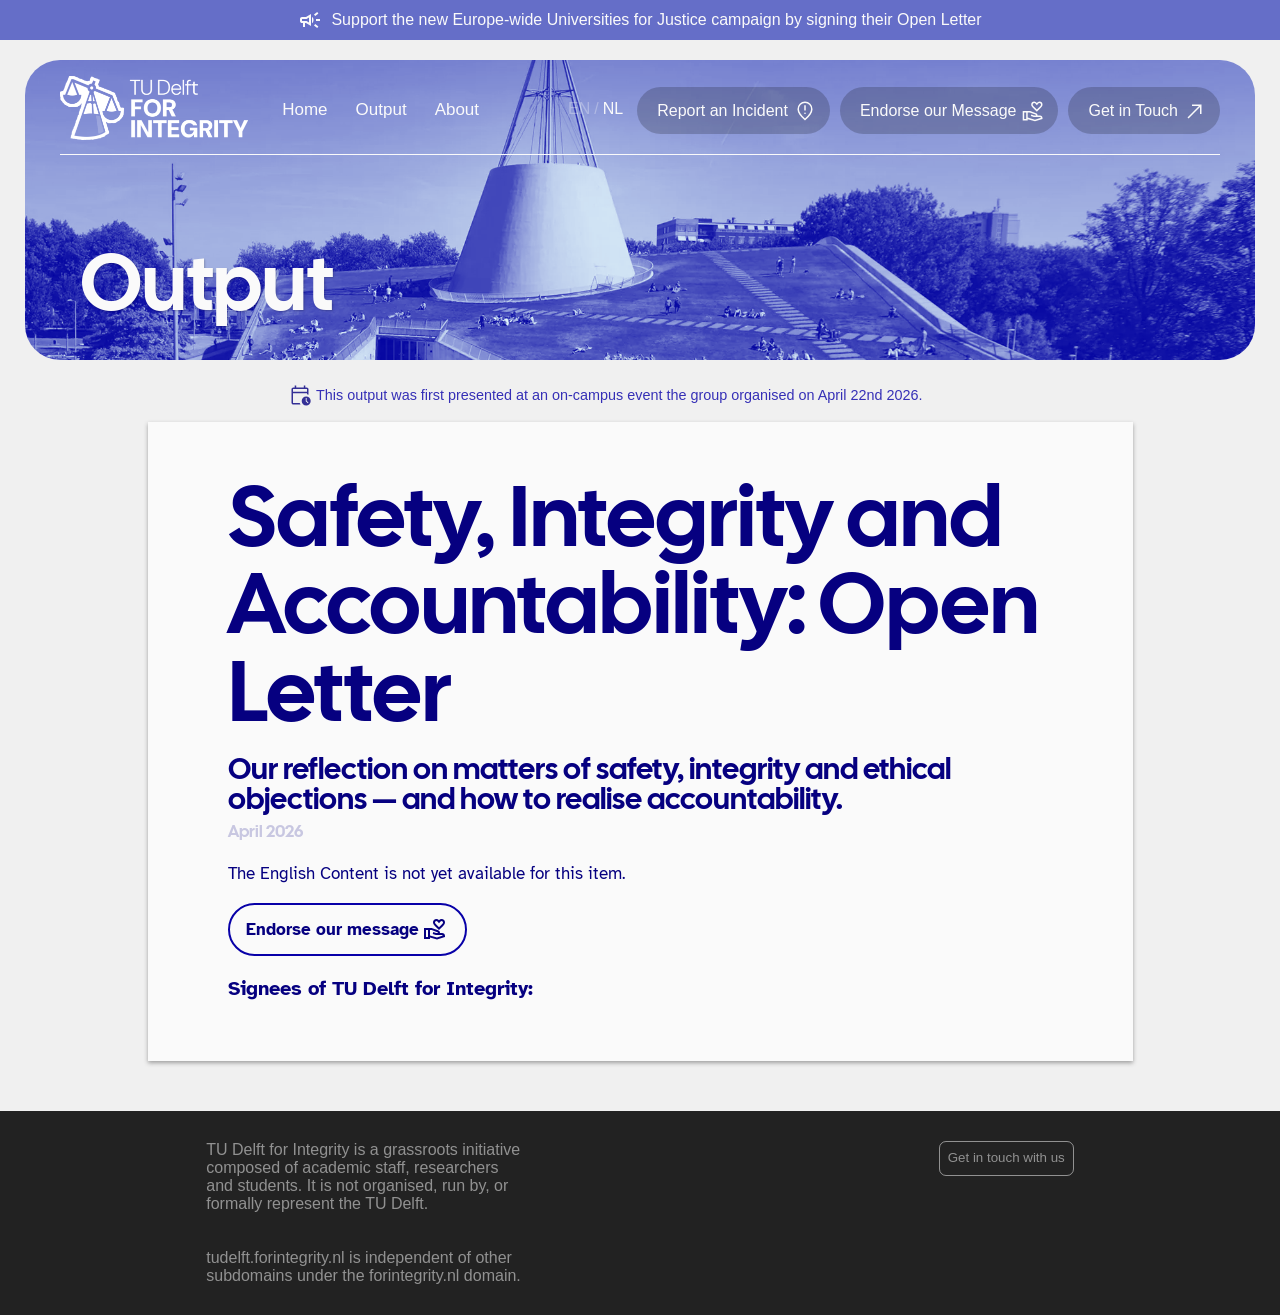
<file: output/2026-open-letter-integrity.html>
<!DOCTYPE html>
<html lang="en">
  <head>
    <meta charset="UTF-8">
    <meta name="viewport" content="width=device-width, initial-scale=1.0">
    <meta http-equiv="X-UA-Compatible" content="ie=edge">
    <title> Open Letter | Safety, Integrity and Accountability | TU Delft for Integrity
</title>
    <meta
      name="description"
      content="A grassroots initiative organized by staff working on research projects at TU Delft. United by the Code of Conduct and international law." />
    <link rel="icon" href="../media/favicon.svg" type="image/svg+xml">
    <link rel="alternate" type="application/atom+xml" title="Atom Feed" href="/feed.xml"/>
    <link rel="stylesheet" href="../style.css">

    <link rel="preconnect" href="https://fonts.googleapis.com">
    <link rel="preconnect" href="https://fonts.gstatic.com" crossorigin>
    <link href="https://fonts.googleapis.com/css2?family=Atkinson+Hyperlegible:ital,wght@0,400;0,700;1,400;1,700&family=Cal+Sans&display=swap" rel="stylesheet">

    <script src="/utils/language-selection.js" type="text/javascript" defer></script>

    <script src="../components/document.js" type="text/javascript" defer></script>
    <script src="../components/header.js" type="text/javascript" defer></script>
    <script src="../components/banner-graphic.js" type="text/javascript" defer></script>
    <script src="../components/footer.js" type="text/javascript" defer></script>
    <script src="../components/endorsement-list.js" type="text/javascript" defer></script>
    <script src="../components/endorsement-badge.js" type="text/javascript" defer></script>
  </head>
  <body>
    <header-component></header-component>
    <banner-graphic>
      <span slot="text">Output</span>
    </banner-graphic>
    <div class="padding-box">
        <!-- Reference event -->
        <a href="../events/integrity-and-safety-april-22.html"><div class="content-notice">
            <div id="icon-box"><div class="icon" style="-webkit-mask: url(../icons/calendar_clock_24dp_E3E3E3_FILL0_wght300_GRAD0_opsz24.svg) no-repeat center;"></div></div>
            <div class="notice-message" data-lang-el=en>This output was first presented at an on-campus event the group organised on April 22nd 2026.</div>
            <div class="notice-message" data-lang-el=nl>Dit item was onthuld op een evenement op de campus georganiseerd door de groep op 22 april 2026.</div> 
        </div></a>

        <!-- English -->
        <document-component data-lang-el=en>
            <span slot="title">Safety, Integrity and Accountability: Open Letter</span>
            <span slot="subtitle">Our reflection on matters of safety, integrity and ethical objections — and how to realise accountability.</span>
            <span slot="date">April 2026</span>
            <!-- <span slot="badge"><endorsement-badge-component datasource="/community/endorsements/open-letter-endorsements.csv"></endorsement-badge-component></span> -->
            <span slot="body-content">
              <!-- converted using https://text-html.com/ -->
              <p>The English Content is not yet available for this item.</p>
            </span>
            <div slot="buttons" class="actionbuttons">
                <div><a href="https://forms.office.com/e/qYGAxbVee1" target="_blank">Endorse our message
                <div class="icon" style="font-size: 1.7em; -webkit-mask: url(/icons/volunteer_activism_24dp_1F1F1F_FILL0_wght400_GRAD0_opsz24.svg) no-repeat center;"></div>
                </a></div>
                <!-- <div><a href="/documents/pdf/open-letter-2025.pdf" download>PDF 
                <div class="icon" style="font-size: 1.7em; -webkit-mask: url(/icons/file_save_24dp_1F1F1F_FILL0_wght400_GRAD0_opsz24.svg) no-repeat center;"></div>
                </a></div>     -->
            </div>           
            <span slot="authors">
              <h3>Signees of TU Delft for Integrity:</h3>
            </span>
        </document-component>

        <!-- Nederlands -->
        <document-component data-lang-el=nl>
            <span slot="title">Veiligheid, Integriteit en Verplichtingen</span>
            <!-- <span slot="subtitle"></span> -->
            <span slot="date">April 2026</span>
            <!-- <span slot="badge"><endorsement-badge-component datasource="/community/endorsements/open-letter-endorsements.csv"></endorsement-badge-component></span> -->
            <span slot="body-content">
              <!-- converted using https://text-html.com/ -->
               Een Nederlandse vertaling is nog niet beschikbaar voor dit item.
            </span>  
            
        </document-component>
        <!-- <endorsement-list-component datasource="/community/endorsements/open-letter-endorsements.csv"></endorsement-list-component> -->
    </div>
    <footer-component></footer-component>
  </body>
</html>
</file>
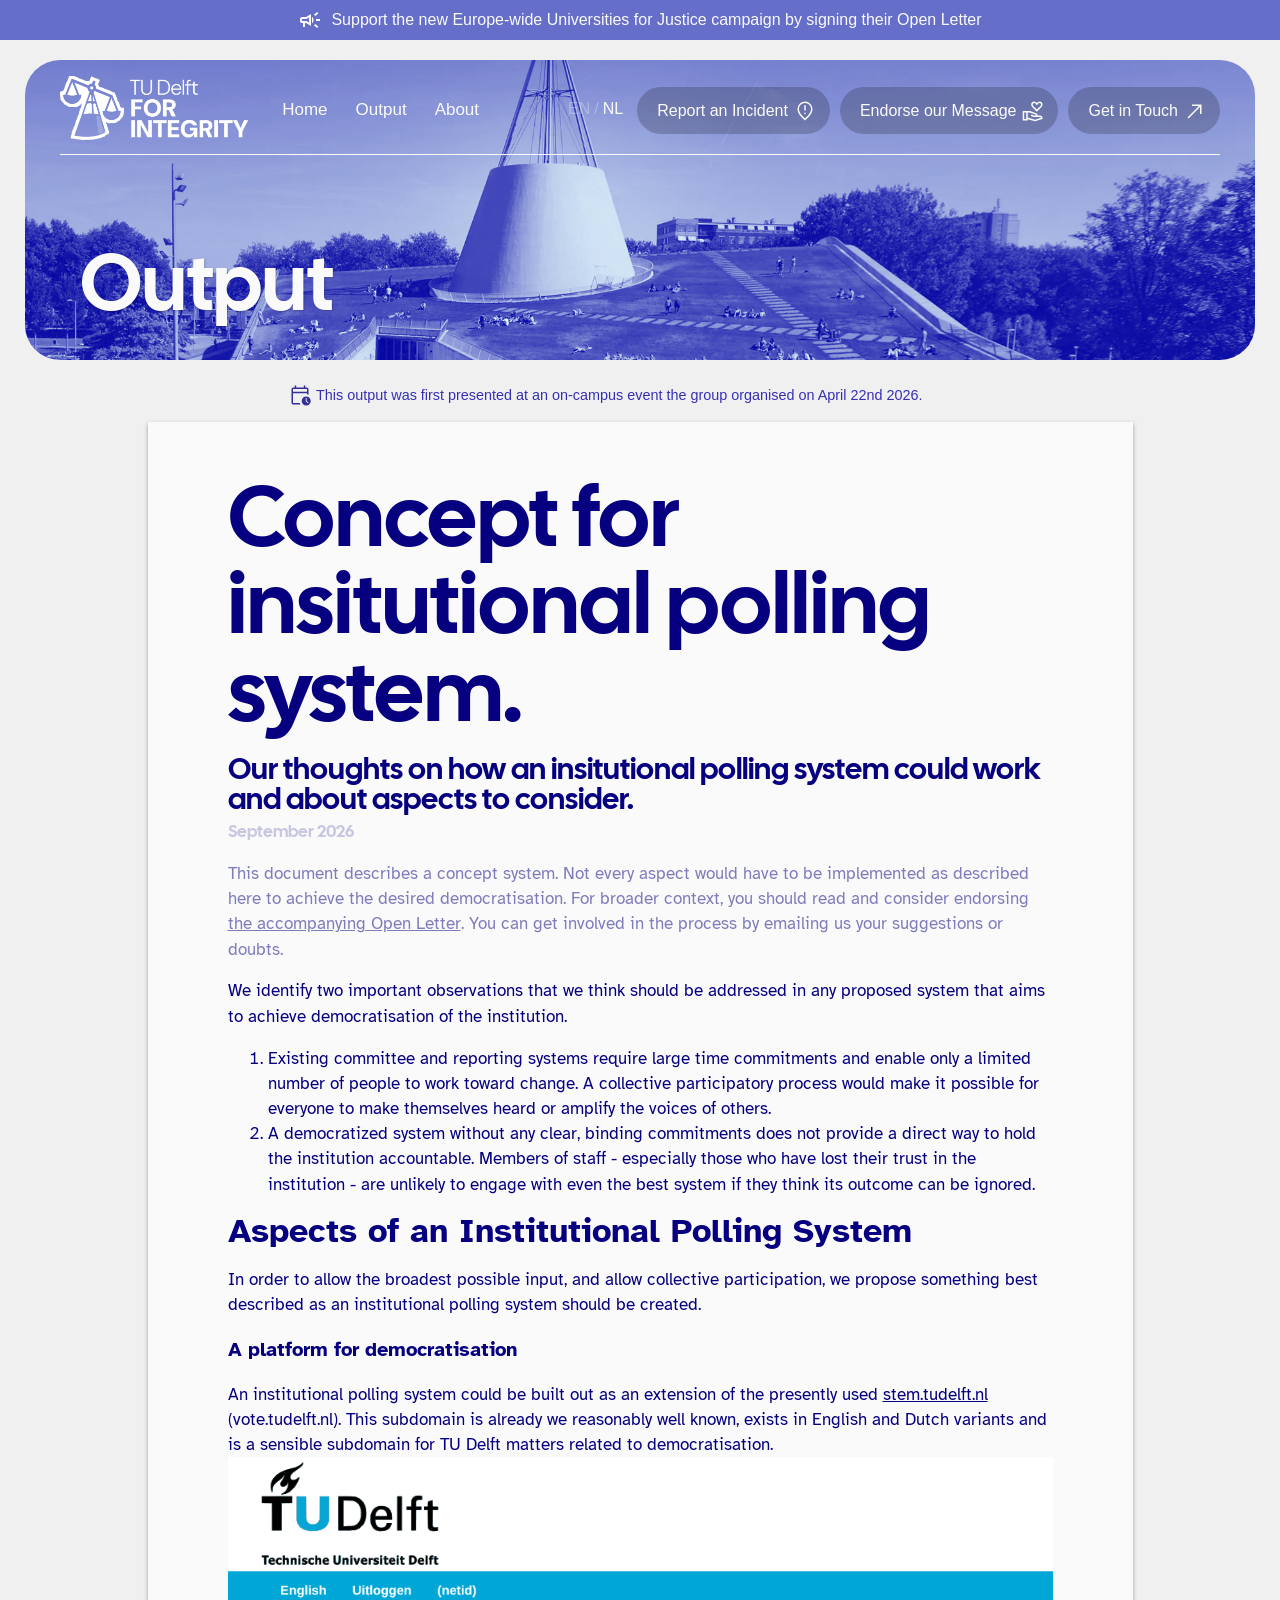
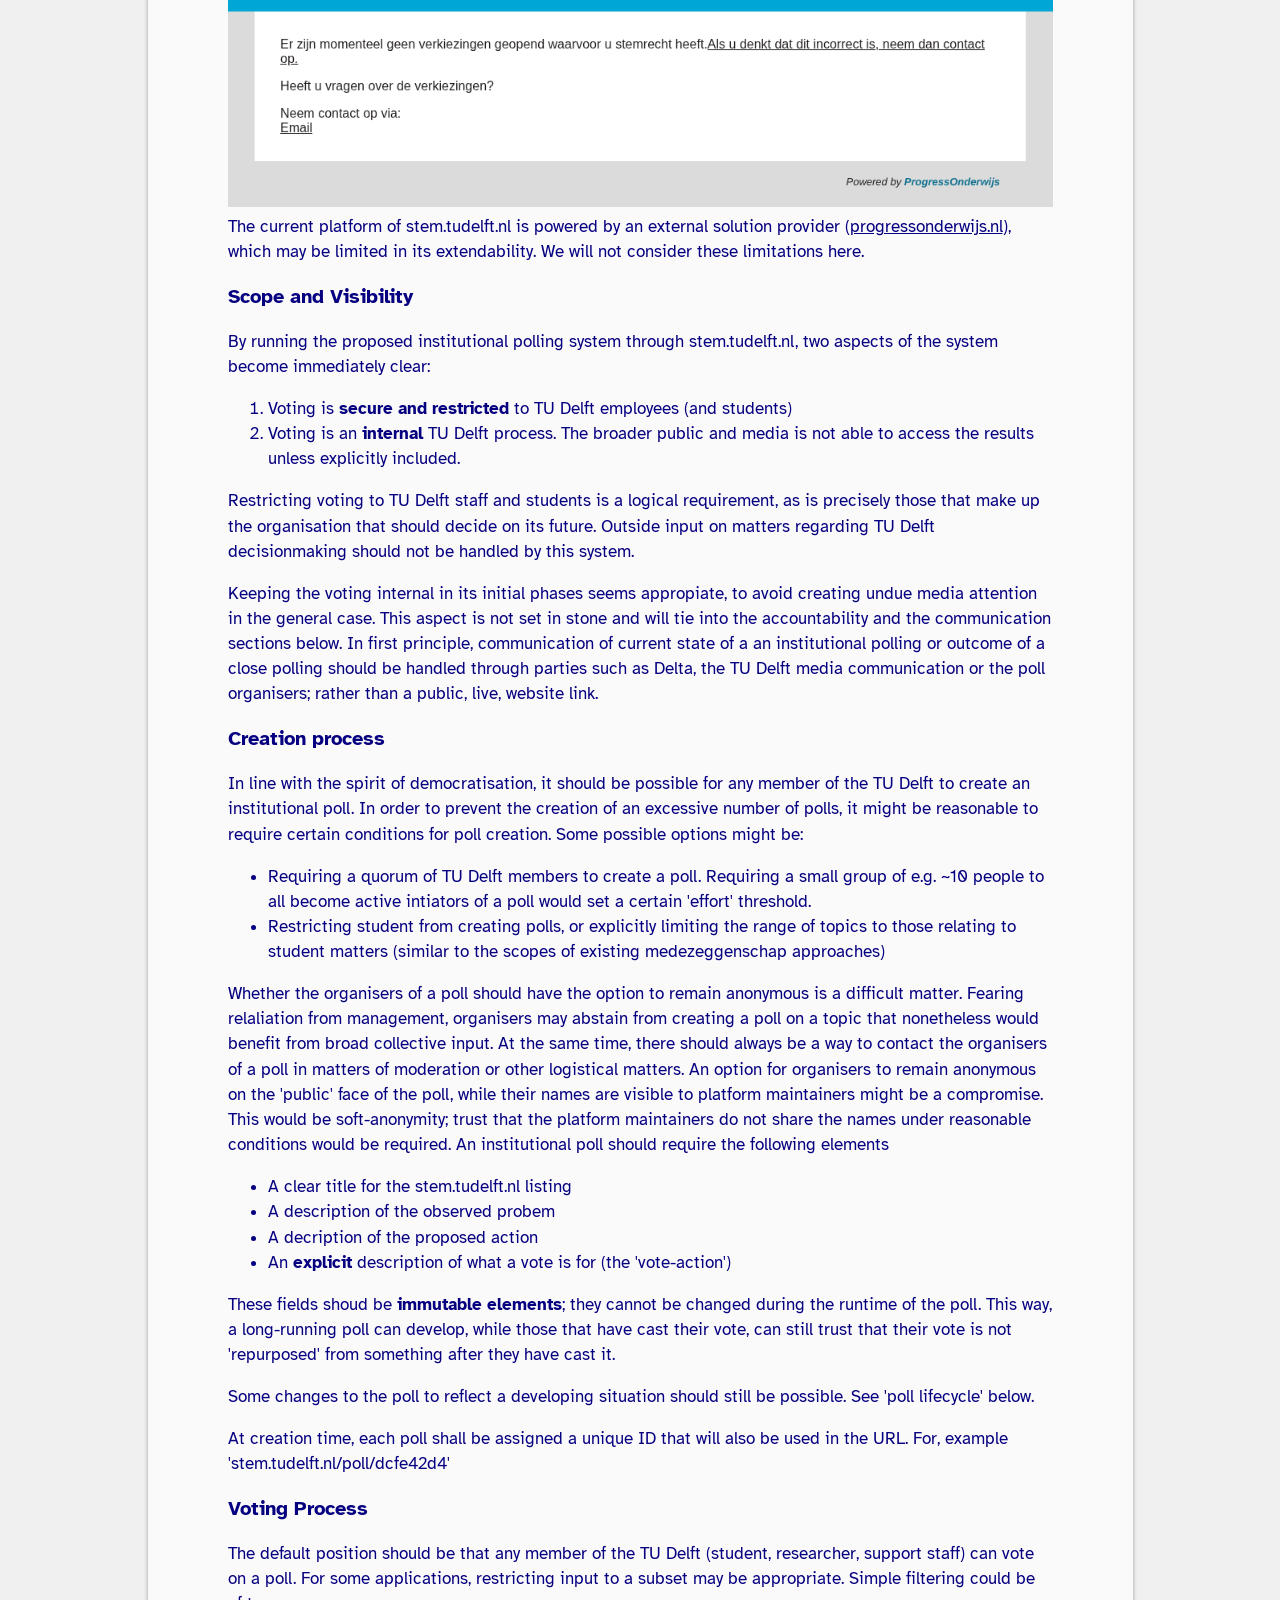
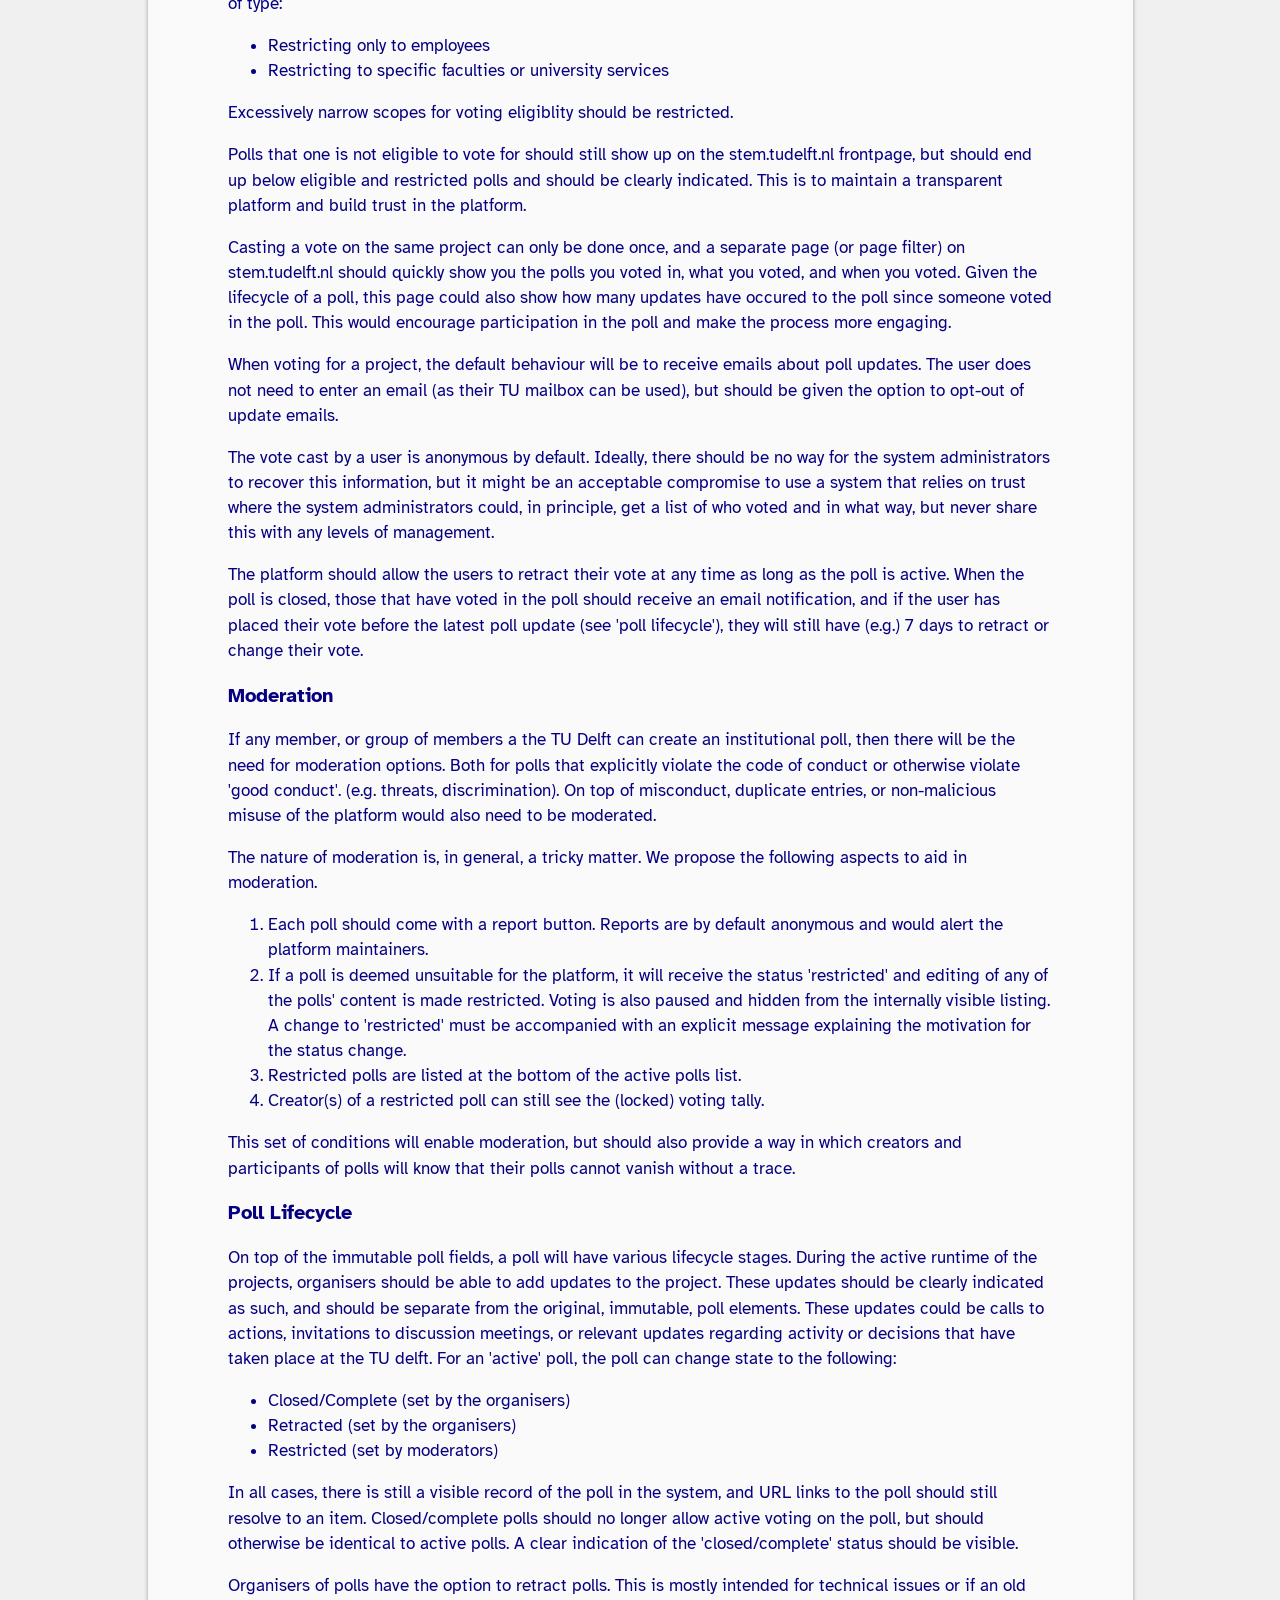
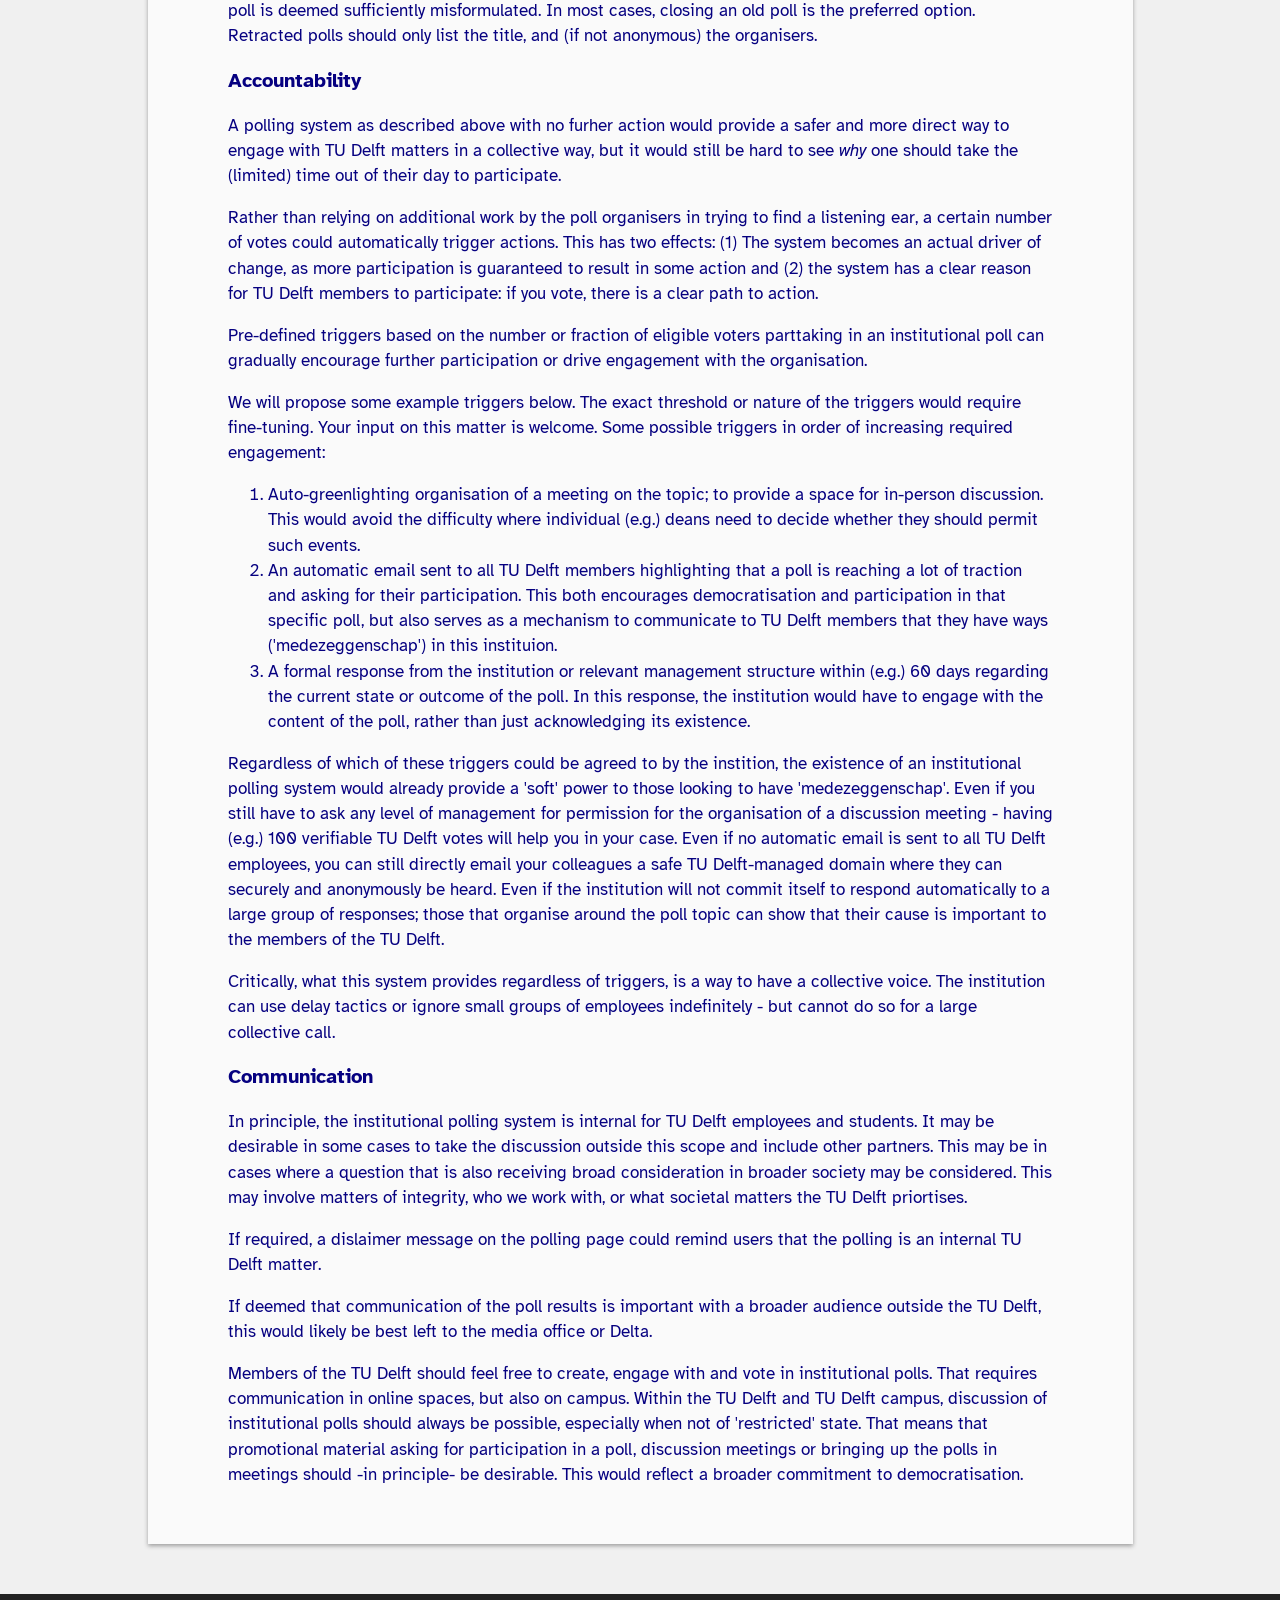
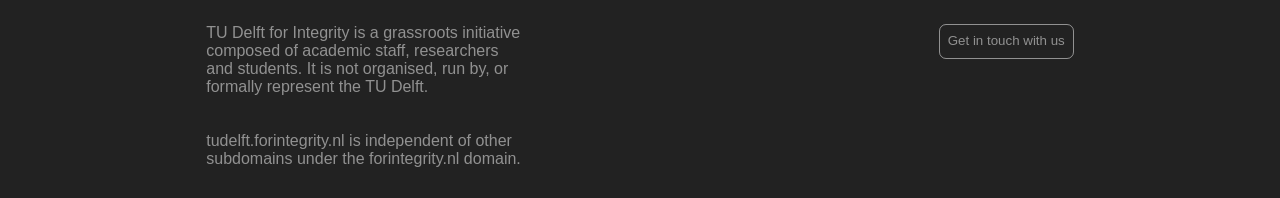
<file: output/2026-safety-integrity-and-accountability-draftspec.html>
<!DOCTYPE html>
<html lang="en">

<head>
  <meta charset="UTF-8">
  <meta name="viewport" content="width=device-width, initial-scale=1.0">
  <meta http-equiv="X-UA-Compatible" content="ie=edge">
  <title> Concept Specification | University Polling System | TU Delft for Integrity
  </title>
  <meta name="description"
    content="A grassroots initiative organized by staff working on research projects at TU Delft. United by the Code of Conduct and international law." />
  <link rel="icon" href="../media/favicon.svg" type="image/svg+xml">
  <link rel="alternate" type="application/atom+xml" title="Atom Feed" href="/feed.xml" />
  <link rel="stylesheet" href="../style.css">

  <link rel="preconnect" href="https://fonts.googleapis.com">
  <link rel="preconnect" href="https://fonts.gstatic.com" crossorigin>
  <link
    href="https://fonts.googleapis.com/css2?family=Atkinson+Hyperlegible:ital,wght@0,400;0,700;1,400;1,700&family=Cal+Sans&display=swap"
    rel="stylesheet">

  <script src="/utils/language-selection.js" type="text/javascript" defer></script>

  <script src="../components/document.js" type="text/javascript" defer></script>
  <script src="../components/header.js" type="text/javascript" defer></script>
  <script src="../components/banner-graphic.js" type="text/javascript" defer></script>
  <script src="../components/footer.js" type="text/javascript" defer></script>
  <script src="../components/endorsement-list.js" type="text/javascript" defer></script>
  <script src="../components/endorsement-badge.js" type="text/javascript" defer></script>
</head>

<body>
  <header-component></header-component>
  <banner-graphic>
    <span slot="text">Output</span>
  </banner-graphic>
  <div class="padding-box">
    <!-- Reference event -->
    <a href="../events/integrity-and-safety-april-22.html">
      <div class="content-notice">
        <div id="icon-box">
          <div class="icon"
            style="-webkit-mask: url(../icons/calendar_clock_24dp_E3E3E3_FILL0_wght300_GRAD0_opsz24.svg) no-repeat center;">
          </div>
        </div>
        <div class="notice-message" data-lang-el=en>This output was first presented at an on-campus event the group
          organised on April 22nd 2026.</div>
        <div class="notice-message" data-lang-el=nl>Dit item was onthuld op een evenement op de campus georganiseerd
          door de groep op 22 april 2026.</div>
      </div>
    </a>

    <!-- English -->
    <document-component data-lang-el=en>
      <span slot="title">Concept for insitutional polling system.</span>
      <span slot="subtitle">Our thoughts on how an insitutional polling system could work and about aspects to
        consider.</span>
      <span slot="date">September 2026</span>
      <span slot="body-content">

        <p style="opacity: 50%;">This document describes a concept
          system. Not every aspect would have to be implemented as
          described here to achieve the desired democratisation. For
          broader context, you should read and consider endorsing <a
            href="../output/2026-safety-integrity-and-accountability.html" style="text-decoration: underline;">the
            accompanying Open
            Letter</a>. You can get involved in the process by emailing us your
          suggestions or doubts.</p>

        <p>We identify two important observations that we think should be addressed in
          any proposed system that aims to achieve democratisation of the
          institution.</p>

        <ol>
          <li> Existing committee and reporting systems require large time
            commitments and enable only a limited number of people to work
            toward change. A collective participatory process would make it
            possible for everyone to make themselves heard or amplify the
            voices of others.</li>
          <li>A democratized system without any
            clear, binding commitments does not provide a direct way to hold
            the institution accountable. Members of staff - especially those
            who have lost their trust in the institution - are unlikely to
            engage with even the best system if they think its outcome can be
            ignored.</li>
        </ol>

        <h1>Aspects of an Institutional Polling System</h1>

        In order to allow the broadest possible input, and allow collective
        participation, we propose something best described as an institutional
        polling system should be created.

        <h3>A platform for democratisation</h3>

        An institutional polling system could be built out as an extension of
        the presently used <a href="stem.tudelft.nl" style="text-decoration:
        underline;">stem.tudelft.nl</a> (vote.tudelft.nl). This subdomain is already we
        reasonably well known, exists in English and Dutch variants and is a
        sensible subdomain for TU Delft matters related to democratisation.

        <img src="/media/output/stem-tudelft.png" width="100%">

        The current platform of stem.tudelft.nl is powered by an external solution provider
        (<a href="https://progressonderwijs.nl/">progressonderwijs.nl</a>), which
        may be limited in its extendability. We will not consider these limitations
        here.

        <h3>Scope and Visibility</h3>

        By running the proposed institutional polling system through stem.tudelft.nl,
        two aspects of the system become immediately clear:

        <ol>
          <li>Voting is <b>secure and restricted</b> to TU Delft employees (and students)</li>
          <li>
            Voting is an <b>internal</b> TU Delft process. The broader public and
            media is not able to access the results unless explicitly included.
          </li>
        </ol>

        <p>
          Restricting voting to TU Delft staff and students is a logical requirement,
          as is precisely those that make up the organisation that should decide on
          its future. Outside input on matters regarding TU Delft decisionmaking
          should not be handled by this system.
        </p>

        <p>
          Keeping the voting internal in its initial phases seems appropiate,
          to avoid creating undue media attention in the general case. This aspect
          is not set in stone and will tie into the accountability and the communication
          sections below. In first principle, communication of current state of
          a an institutional polling or outcome of a close polling should be handled
          through parties such as Delta, the TU Delft media communication or
          the poll organisers; rather than a public, live, website link.
        </p>

        <h3>Creation process</h3>

        In line with the spirit of democratisation, it should be possible for
        any member of the TU Delft to create an institutional poll. In order to
        prevent the creation of an excessive number of polls, it might be reasonable to require certain
        conditions for poll creation.

        Some possible options might be:
        <ul>
          <li>
            Requiring a quorum of TU Delft members to create a poll. Requiring a
            small group of e.g. ~10 people to all become active intiators of a poll
            would set a certain 'effort' threshold.
          </li>
          <li>
            Restricting student from creating polls, or explicitly limiting the range
            of topics to those relating to student matters (similar to the scopes
            of existing medezeggenschap approaches)
          </li>
        </ul>

        Whether the organisers of a poll should have the option to remain
        anonymous is a difficult matter. Fearing relaliation from management,
        organisers may abstain from creating a poll on a topic that nonetheless
        would benefit from broad collective input. At the same time, there should
        always be a way to contact the organisers of a poll in matters of
        moderation or other logistical matters. An option for organisers to
        remain anonymous on the 'public' face of the poll, while their names
        are visible to platform maintainers might be a compromise. This would
        be soft-anonymity; trust that the platform maintainers do not share
        the names under reasonable conditions would be required.

        An institutional poll should require the following elements
        <ul>
          <li>A clear title for the stem.tudelft.nl listing</li>
          <li>A description of the observed probem</li>
          <li>A decription of the proposed action</li>
          <li>An <b>explicit</b> description of what a vote is for (the 'vote-action')</li>
        </ul>

        These fields shoud be <b>immutable elements</b>; they cannot be changed
        during the runtime of the poll. This way, a long-running poll can
        develop, while those that have cast their vote, can still trust that their
        vote is not 'repurposed' from something after they have cast it.

        <p>
          Some changes to the poll to reflect a developing situation should still
          be possible. See 'poll lifecycle' below.
        </p>

        <p>
          At creation time, each poll shall be assigned a unique ID that will also be used in the URL. For,
          example 'stem.tudelft.nl/poll/dcfe42d4'
        </p>

        <h3>Voting Process</h3>

        The default position should be that any member of the TU Delft (student,
        researcher, support staff) can vote on a poll. For some applications,
        restricting input to a subset may be appropriate.

        Simple filtering could be of type:
        <ul>
          <li>Restricting only to employees</li>
          <li>Restricting to specific faculties or university services</li>
        </ul>

        Excessively narrow scopes for voting eligiblity should be restricted.

        <p>
          Polls that one is not eligible to vote for should still show up on the
          stem.tudelft.nl frontpage, but should end up below eligible and
          restricted polls and should be clearly indicated. This is to maintain
          a transparent platform and build trust in the platform.
        </p>

        <p>
          Casting a vote on the same project can only be done once, and a separate
          page (or page filter) on stem.tudelft.nl should quickly show you
          the polls you voted in, what you voted, and when you voted. Given
          the lifecycle of a poll, this page could also show how many updates
          have occured to the poll since someone voted in the poll. This would
          encourage participation in the poll and make the process more engaging.
        </p>

        <p> When voting for a project, the default behaviour will be to receive emails
          about poll updates. The user does not need to enter an email (as their TU
          mailbox can be used), but should be given the option to opt-out of update
          emails.</p>

        <p>The vote cast by a user is anonymous by default. Ideally, there should
          be no way for the system administrators to recover this information, but
          it might be an acceptable compromise to use a system that relies on trust
          where the system administrators could, in principle, get a list of who
          voted and in what way, but never share this with any levels of management.
        </p>

        <p>
          The platform should allow the users to retract their vote at any time as long as
          the poll is active. When the poll is closed, those that have voted
          in the poll should receive an email notification, and if the user has
          placed their vote before the latest poll update (see 'poll lifecycle'),
          they will still have (e.g.) 7 days to retract or change their vote.
        </p>

        <h3>Moderation</h3>

        If any member, or group of members a the TU Delft can create an institutional
        poll, then there will be the need for moderation options. Both for
        polls that explicitly violate the code of conduct or otherwise
        violate 'good conduct'. (e.g. threats, discrimination). On top of misconduct,
        duplicate entries, or non-malicious misuse of the platform would also
        need to be moderated.

        <p>
          The nature of moderation is, in general, a tricky matter. We propose
          the following aspects to aid in moderation.
        </p>

        <ol>
          <li>Each poll should come with a report button. Reports are by default anonymous and would alert the platform
            maintainers.</li>
          <li>If a poll is deemed unsuitable for the platform, it will receive the status 'restricted' and editing of
            any of the polls' content is made restricted. Voting is also paused and hidden from the internally visible
            listing. A change to 'restricted' must be accompanied with an explicit message explaining the motivation for
            the status change.</li>
          <li>Restricted polls are listed at the bottom of the active polls list.</li>
          <li>Creator(s) of a restricted poll can still see the (locked) voting tally.</li>
        </ol>

        This set of conditions will enable moderation, but should also provide
        a way in which creators and participants of polls will know that their
        polls cannot vanish without a trace.

        <h3>Poll Lifecycle</h3>

        On top of the immutable poll fields, a poll will have various lifecycle
        stages. During the active runtime of the projects, organisers should
        be able to add updates to the project. These updates should be clearly
        indicated as such, and should be separate from the original, immutable,
        poll elements. These updates could be calls to actions, invitations to
        discussion meetings, or relevant updates regarding activity or decisions
        that have taken place at the TU delft.

        For an 'active' poll, the poll can change state to the following:
        <ul>
          <li>Closed/Complete (set by the organisers)</li>
          <li>Retracted (set by the organisers)</li>
          <li>Restricted (set by moderators)</li>
        </ul>

        <p>
          In all cases, there is still a visible record of the poll in the
          system, and URL links to the poll should still resolve to an item.
          Closed/complete polls should no longer allow active voting on the poll,
          but should otherwise be identical to active polls. A clear indication
          of the 'closed/complete' status should be visible.
        </p>

        <p>
          Organisers of polls have the option to retract polls. This is mostly
          intended for technical issues or if an old poll is deemed sufficiently
          misformulated. In most cases, closing an old poll is the preferred
          option. Retracted polls should only list the title, and (if not
          anonymous) the organisers.
        </p>


        <h3>Accountability</h3>

        <p>
          A polling system as described above with no furher action would provide
          a safer and more direct way to engage with TU Delft matters in a collective
          way, but it would still be hard to see <i>why</i> one should take the
          (limited) time out of their day to participate.
        </p>

        <p>
          Rather than relying on additional work by the poll organisers in trying
          to find a listening ear, a certain number of votes could automatically
          trigger actions. This has two effects: (1) The system becomes an
          actual driver of change, as more participation is guaranteed to result
          in some action and (2) the system has a clear reason for TU Delft members
          to participate: if you vote, there is a clear path to action.
        </p>

        <p>
          Pre-defined triggers based on the number or fraction of eligible voters
          parttaking in an institutional poll can gradually encourage further
          participation or drive engagement with the organisation.
        </p>

        <p> We will propose some example triggers below. The exact threshold or nature
          of the triggers would require fine-tuning. Your input on this matter is
          welcome. Some possible triggers in order of increasing required engagement:
        <ol>
          <li>Auto-greenlighting organisation of a meeting on the topic; to provide
            a space for in-person discussion. This would avoid the difficulty where
            individual (e.g.) deans need to decide whether they should permit such
            events.</li>
          <li>An automatic email sent to all TU Delft members highlighting
            that a poll is reaching a lot of traction and asking for their participation.
            This both encourages democratisation and participation in that specific poll,
            but also serves as a mechanism to communicate to TU Delft members that they
            have ways ('medezeggenschap') in this instituion.</li>
          <li>A formal response
            from the institution or relevant management structure within (e.g.) 60 days
            regarding the current state or outcome of the poll. In this response, the
            institution would have to engage with the content of the poll, rather than just
            acknowledging its existence.</li>
        </ol>
        </p>

        <p>Regardless of which of these triggers could be agreed to by the instition,
          the existence of an institutional polling system would already provide a
          'soft' power to those looking to have 'medezeggenschap'. Even if you still have 
          to ask any level of management for permission for the organisation of a 
          discussion meeting - having (e.g.) 100 verifiable TU Delft votes will 
          help you in your case. Even if no automatic email is sent to all TU 
          Delft employees, you can still directly email your colleagues a safe TU Delft-managed
          domain where they can securely and anonymously be heard. Even if the
          institution will not commit itself to respond  automatically to
          a large group of responses; those that organise around the poll topic
          can show that their cause is important to the members of the TU Delft.
        </p>

        <p>Critically, what this system provides regardless of triggers, is a way
          to have a collective voice. The institution can use delay tactics or ignore small groups
        of employees indefinitely - but cannot do so for a large collective call.</p>

        <h3>Communication</h3>

        <p>
          In principle, the institutional polling system is internal for TU Delft
          employees and students. It may be desirable in some cases to take the
          discussion outside this scope and include other partners. This may be
          in cases where a question that is also receiving broad consideration in
          broader society may be considered. This may involve matters of
          integrity, who we work with, or what societal matters the TU Delft
          priortises.
        </p>

        If required, a dislaimer message on the polling page could remind users
        that the polling is an internal TU Delft matter.

        <p>
          If deemed that communication of the poll results is important with a
          broader audience outside the TU Delft, this would likely be best left
          to the media office or Delta.
        </p>

        <p>Members of the TU Delft should feel free to create, engage with and vote in
          institutional polls. That requires communication in online spaces, but also on
          campus. Within the TU Delft and TU Delft campus, discussion of institutional
          polls should always be possible, especially when not of 'restricted' state.
          That means that promotional material asking for participation in a poll,
          discussion meetings or bringing up the polls in meetings should -in principle-
          be desirable. This would reflect a broader commitment to democratisation.</p>

      </span>

    </document-component>

    <!-- Nederlands -->
    <document-component data-lang-el=nl>
      <span slot="title">Een systeem voor de democratisering van de TU Delft.</span>
      <!-- <span slot="subtitle"></span> -->
      <span slot="date">September 2026</span>
      <!-- <span slot="badge"><endorsement-badge-component datasource="/community/endorsements/open-letter-endorsements.csv"></endorsement-badge-component></span> -->
      <span slot="body-content">
        <!-- converted using https://text-html.com/ -->
        Een Nederlandse vertaling is nog niet beschikbaar voor dit item.
      </span>

    </document-component>
    <!-- <endorsement-list-component datasource="/community/endorsements/open-letter-endorsements.csv"></endorsement-list-component> -->
  </div>
  <footer-component></footer-component>
</body>

</html>
</file>
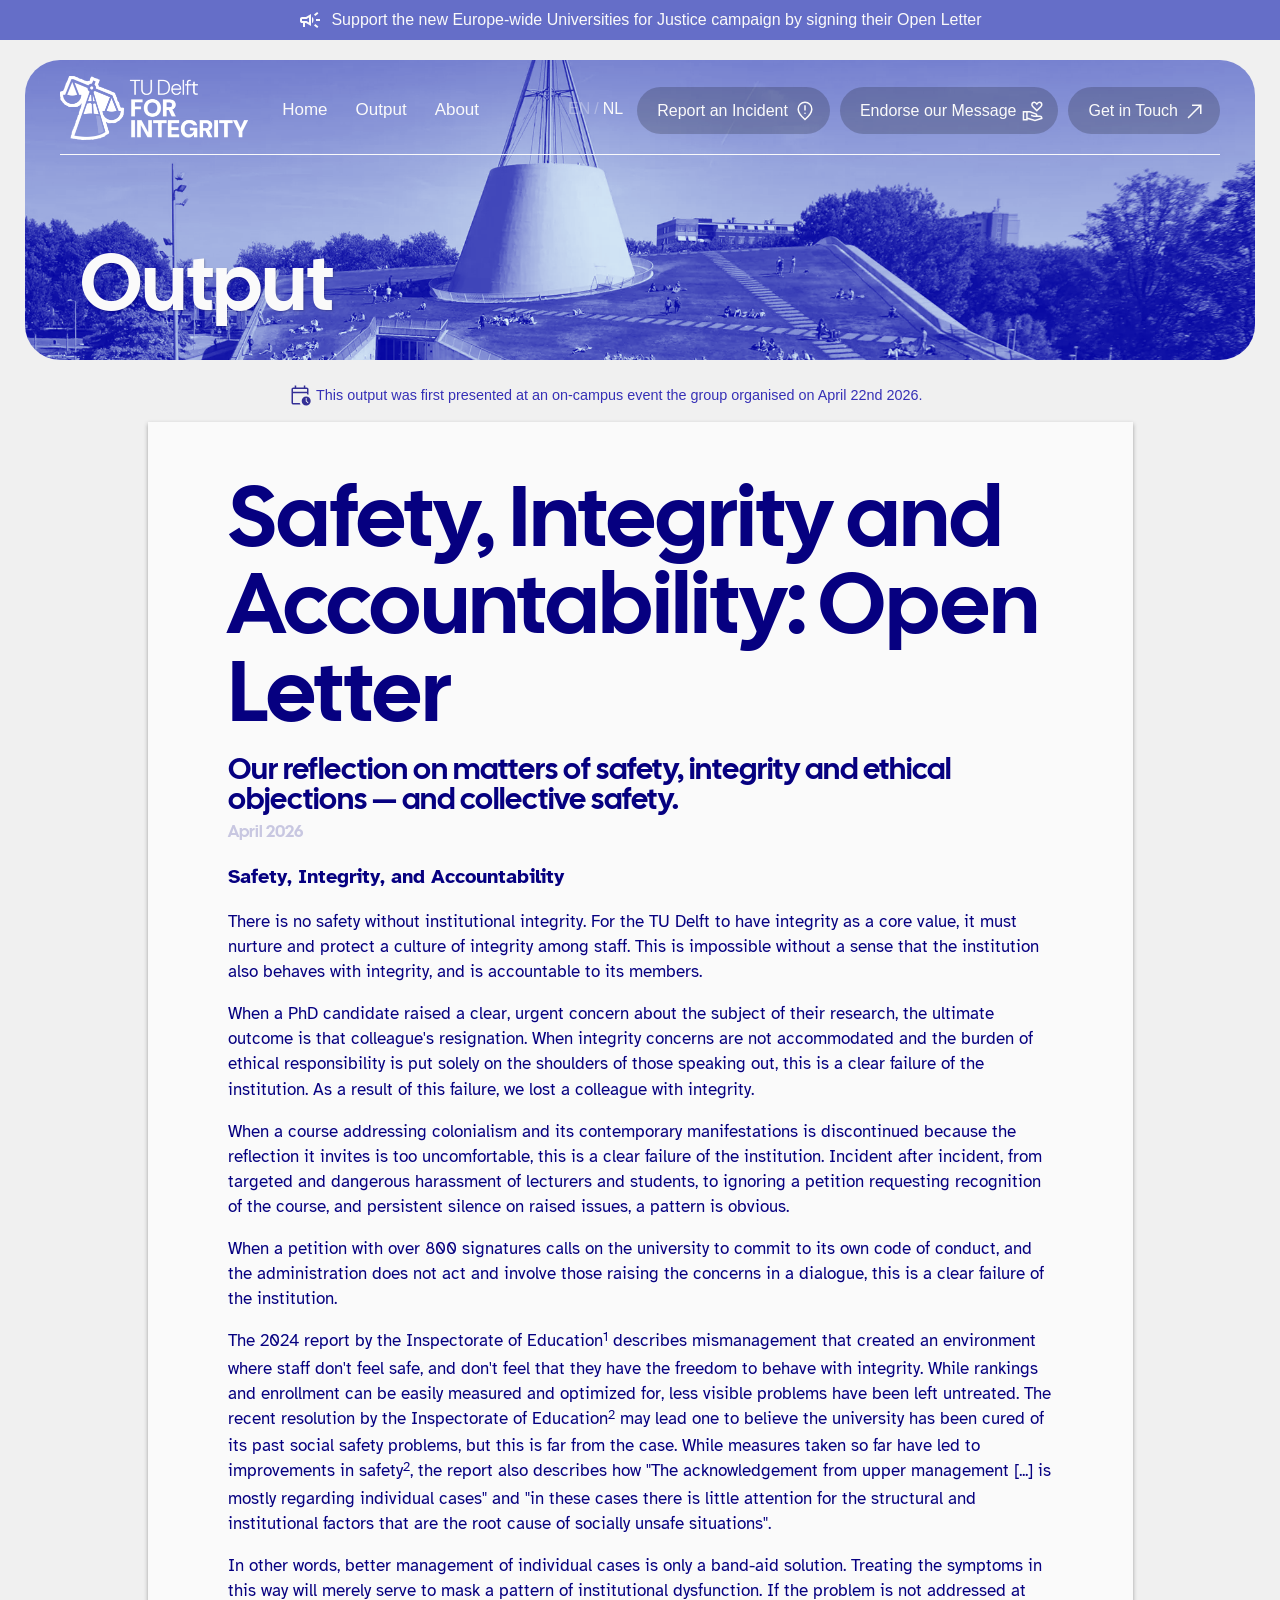
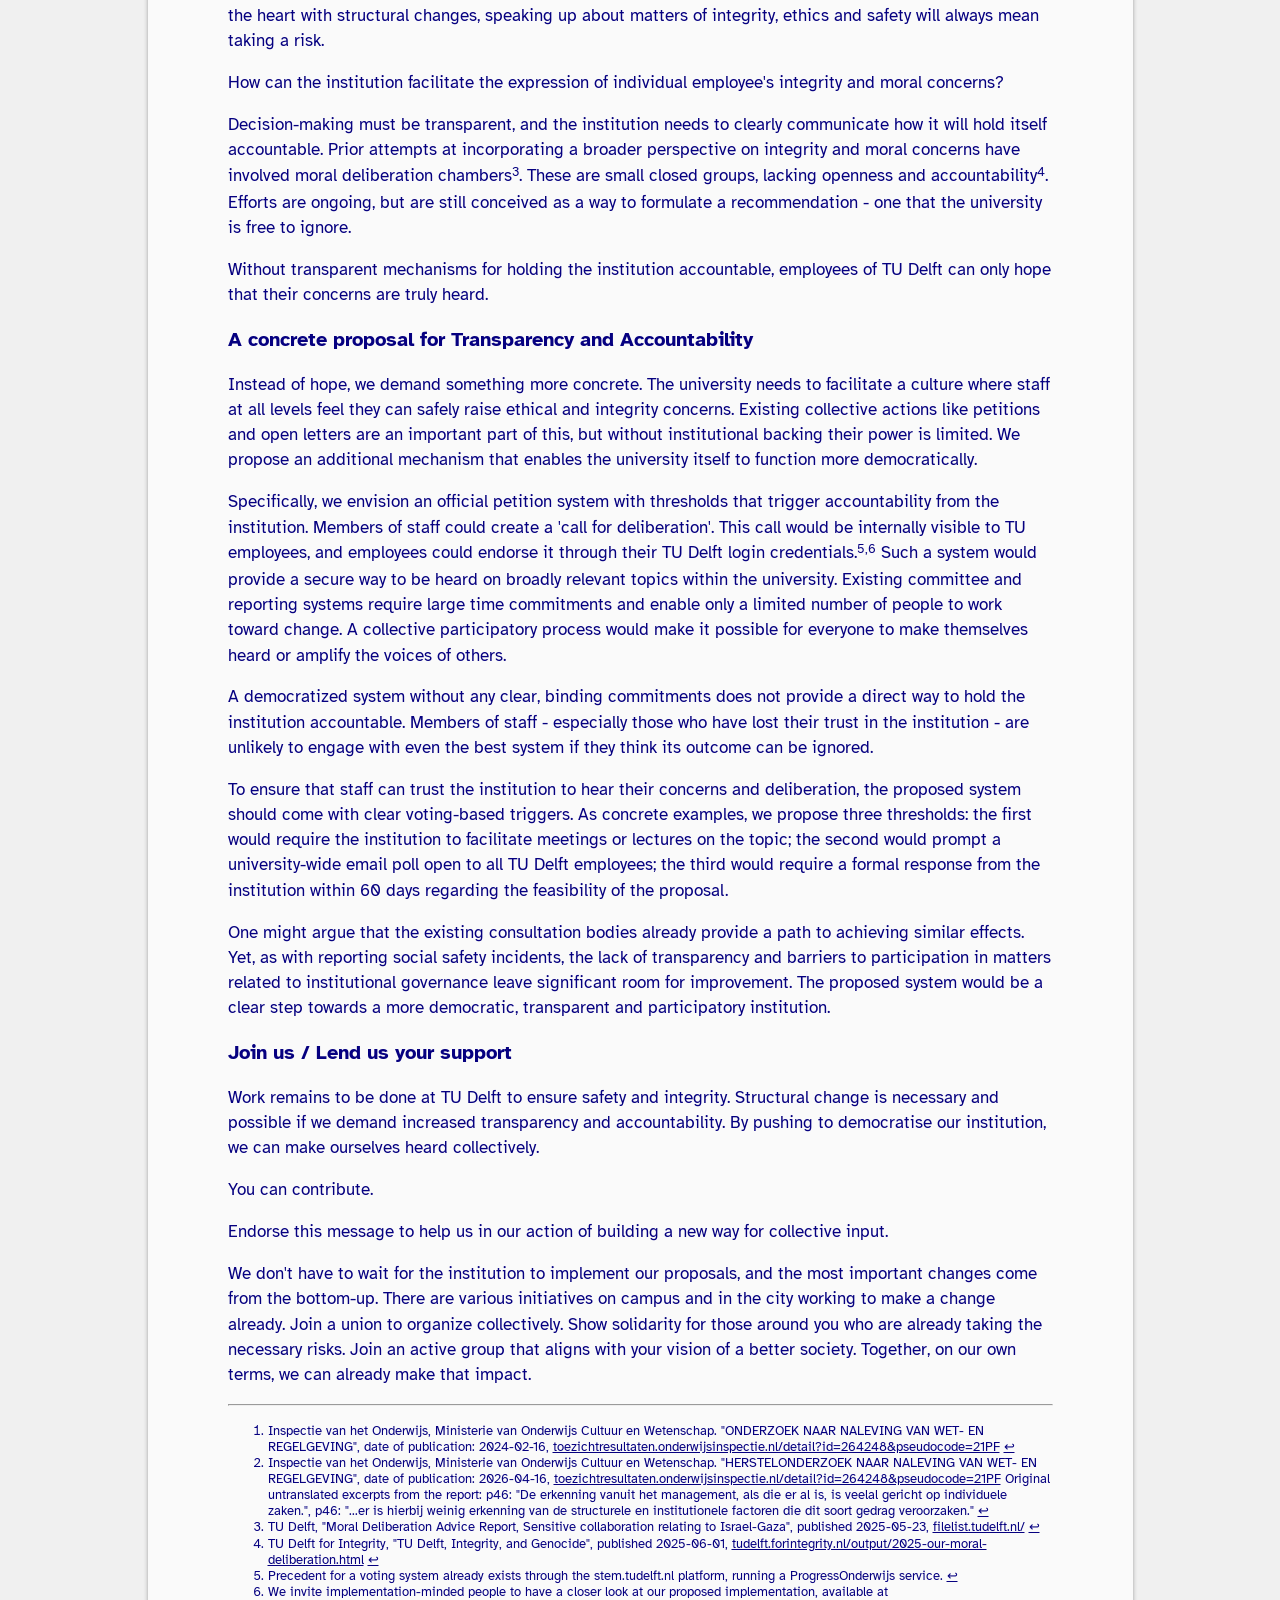
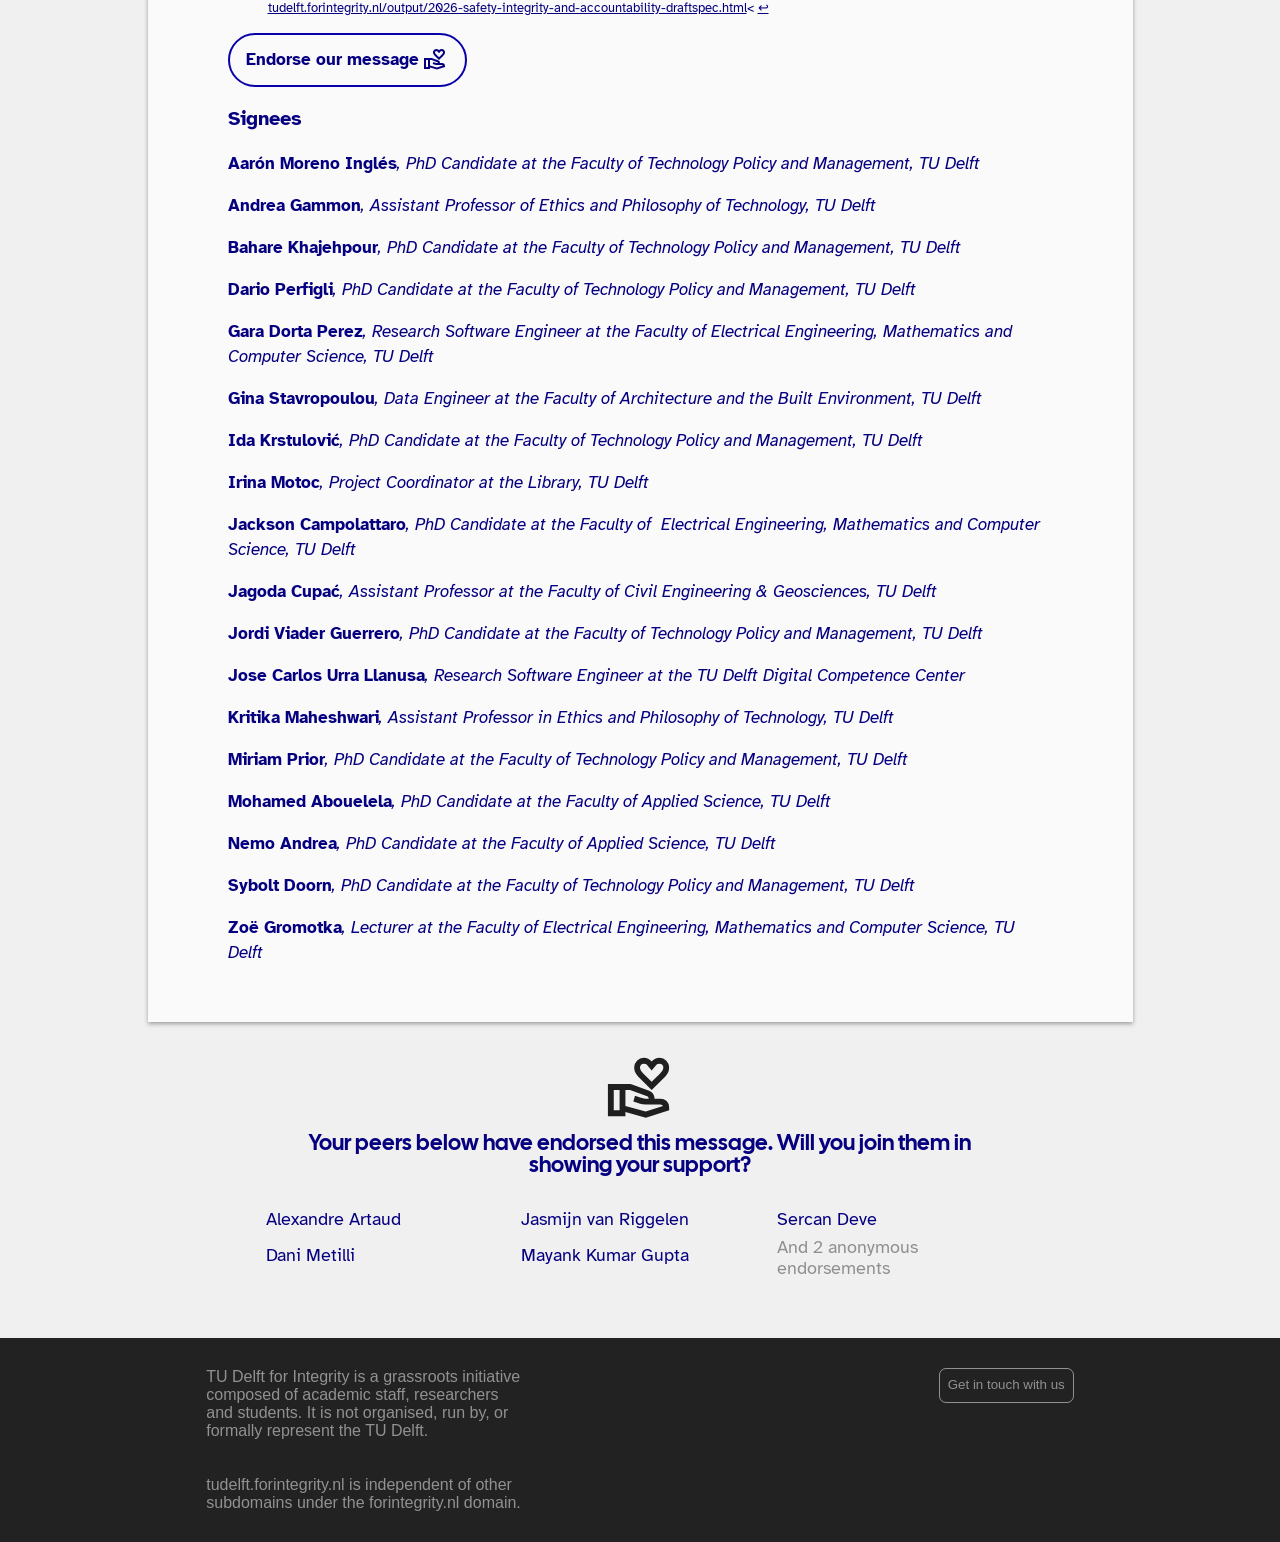
<file: output/2026-safety-integrity-and-accountability.html>
<!DOCTYPE html>
<html lang="en">
  <head>
    <meta charset="UTF-8">
    <meta name="viewport" content="width=device-width, initial-scale=1.0">
    <meta http-equiv="X-UA-Compatible" content="ie=edge">
    <title> Open Letter | Safety, Integrity and Accountability | TU Delft for Integrity
</title>
    <meta
      name="description"
      content="A grassroots initiative organized by staff working on research projects at TU Delft. United by the Code of Conduct and international law." />
    <link rel="icon" href="../media/favicon.svg" type="image/svg+xml">
    <link rel="alternate" type="application/atom+xml" title="Atom Feed" href="/feed.xml"/>
    <link rel="stylesheet" href="../style.css">

    <link rel="preconnect" href="https://fonts.googleapis.com">
    <link rel="preconnect" href="https://fonts.gstatic.com" crossorigin>
    <link href="https://fonts.googleapis.com/css2?family=Atkinson+Hyperlegible:ital,wght@0,400;0,700;1,400;1,700&family=Cal+Sans&display=swap" rel="stylesheet">

    <script src="/utils/language-selection.js" type="text/javascript" defer></script>

    <script src="../components/document.js" type="text/javascript" defer></script>
    <script src="../components/header.js" type="text/javascript" defer></script>
    <script src="../components/banner-graphic.js" type="text/javascript" defer></script>
    <script src="../components/footer.js" type="text/javascript" defer></script>
    <script src="../components/endorsement-list.js" type="text/javascript" defer></script>
    <script src="../components/endorsement-badge.js" type="text/javascript" defer></script>
  </head>
  <body>
    <header-component></header-component>
    <banner-graphic>
      <span slot="text">Output</span>
    </banner-graphic>
    <div class="padding-box">
        <!-- Reference event -->
        <a href="../events/integrity-and-safety-april-22.html"><div class="content-notice">
            <div id="icon-box"><div class="icon" style="-webkit-mask: url(../icons/calendar_clock_24dp_E3E3E3_FILL0_wght300_GRAD0_opsz24.svg) no-repeat center;"></div></div>
            <div class="notice-message" data-lang-el=en>This output was first presented at an on-campus event the group organised on April 22nd 2026.</div>
            <div class="notice-message" data-lang-el=nl>Dit item was onthuld op een evenement op de campus georganiseerd door de groep op 22 april 2026.</div> 
        </div></a>

        <!-- English -->
        <document-component data-lang-el=en>
            <span slot="title">Safety, Integrity and Accountability: Open Letter</span>
            <span slot="subtitle">Our reflection on matters of safety, integrity and ethical objections — and collective safety.</span>
            <span slot="date">April 2026</span>
            <!-- <span slot="badge"><endorsement-badge-component datasource="/community/endorsements/open-letter-endorsements.csv"></endorsement-badge-component></span> -->
            <span slot="body-content">
              <!-- converted using https://text-html.com/ -->
              <h3 id="safety-integrity-and-accountability">Safety, Integrity, and Accountability</h3>
              <p>There is no safety without institutional integrity.
              For the TU Delft to have integrity as a core value, it must nurture and protect a culture of integrity among staff.
              This is impossible without a sense that the institution also behaves with integrity, and is accountable to its members.</p>
              <p>When a PhD candidate raised a clear, urgent concern about the subject of their research, the ultimate outcome is that colleague&#39;s resignation.
              When integrity concerns are not accommodated and the burden of ethical responsibility is put solely on the shoulders of those speaking out, this is a clear failure of the institution.
              As a result of this failure, we lost a colleague with integrity.</p>
              <p>When a course addressing colonialism and its contemporary manifestations is discontinued because the reflection it invites is too uncomfortable, this is a clear failure of the institution.
              Incident after incident, from targeted and dangerous harassment of lecturers and students, to ignoring a petition requesting recognition of the course, and persistent silence on raised issues, a pattern is obvious.</p>
              <p>When a petition with over 800 signatures calls on the university to commit to its own code of conduct, and the administration does not act and involve those raising the concerns in a dialogue, this is a clear failure of the institution.</p>
              <p>The 2024 report by the Inspectorate of Education<sup class="footnote-ref"><a id="ref1" aria-label="citation 1">1</a></sup> describes mismanagement that created an environment where staff don&#39;t feel safe, and don&#39;t feel that they have the freedom to behave with integrity.
              While rankings and enrollment can be easily measured and optimized for, less visible problems have been left untreated.
              The recent resolution by the Inspectorate of Education<sup class="footnote-ref"><a id="ref2" aria-label="citation 2">2</a></sup> may lead one to believe the university has been cured of its past social safety problems, but this is far from the case.
              While measures taken so far have led to improvements in safety<sup class="footnote-ref"><a id="ref2" aria-label="citation 2">2</a></sup>, the report also describes how &quot;The acknowledgement from upper management [...] is mostly regarding individual cases&quot; and &quot;in these cases there is little attention for the structural and institutional factors that are the root cause of socially unsafe situations&quot;.</p>
              <p>In other words, better management of individual cases is only a band-aid solution.
              Treating the symptoms in this way will merely serve to mask a pattern of institutional dysfunction.
              If the problem is not addressed at the heart with structural changes, speaking up about matters of integrity, ethics and safety will always mean taking a risk.</p>
              <p>How can the institution facilitate the expression of individual employee&#39;s integrity and moral concerns?</p>
              <p>Decision-making must be transparent, and the institution needs to clearly communicate how it will hold itself accountable. 
              Prior attempts at incorporating a broader perspective on integrity and moral concerns have involved moral deliberation chambers<sup class="footnote-ref"><a id="ref3" aria-label="citation 3">3</a></sup>.
              These are small closed groups, lacking openness and accountability<sup class="footnote-ref"><a id="ref4" aria-label="citation 4">4</a></sup>.
              Efforts are ongoing, but are still conceived as a way to formulate a recommendation - one that the university is free to ignore.</p>
              <p>Without transparent mechanisms for holding the institution accountable, employees of TU Delft can only hope that their concerns are truly heard.</p>
              <h3 id="a-concrete-proposal-for-transparency-and-accountability">A concrete proposal for Transparency and Accountability</h3>
              <p>Instead of hope, we demand something more concrete.
              The university needs to facilitate a culture where staff at all levels feel they can safely raise ethical and integrity concerns.
              Existing collective actions like petitions and open letters are an important part of this, but without institutional backing their power is limited.
              We propose an additional mechanism that enables the university itself to function more democratically.</p>
              <p>Specifically, we envision an official petition system with thresholds that trigger accountability from the institution.
              Members of staff could create a &#39;call for deliberation&#39;.
              This call would be internally visible to TU employees, and employees could endorse it through their TU Delft login credentials.<sup class="footnote-ref"><a id="ref5" aria-label="footnote 1">5,</a></sup><sup class="footnote-ref"><a id="ref6" aria-label="footnote 2">6</a></sup>
              Such a system would provide a secure way to be heard on broadly relevant topics within the university.
              Existing committee and reporting systems require large time commitments and enable only a limited number of people to work toward change.
              A collective participatory process would make it possible for everyone to make themselves heard or amplify the voices of others.</p>
              <p>A democratized system without any clear, binding commitments does not provide a direct way to hold the institution accountable.
              Members of staff - especially those who have lost their trust in the institution - are unlikely to engage with even the best system if they think its outcome can be ignored.</p>
              <p>To ensure that staff can trust the institution to hear their concerns and deliberation, the proposed system should come with clear voting-based triggers.
              As concrete examples, we propose three thresholds:
              the first would require the institution to facilitate meetings or lectures on the topic;
              the second would prompt a university-wide email poll open to all TU Delft employees;
              the third would require a formal response from the institution within 60 days regarding the feasibility of the proposal.</p>
              <p>One might argue that the existing consultation bodies already provide a path to achieving similar effects.
              Yet, as with reporting social safety incidents, the lack of transparency and barriers to participation in matters related to institutional governance leave significant room for improvement.
              The proposed system would be a clear step towards a more democratic, transparent and participatory institution.</p>
              <h3 id="join-us-lend-us-your-support">Join us / Lend us your support</h3>
              <p>Work remains to be done at TU Delft to ensure safety and integrity.
              Structural change is necessary and possible if we demand increased transparency and accountability.
              By pushing to democratise our institution, we can make ourselves heard collectively.</p>
              <p>You can contribute.</p>
              <p>Endorse this message to help us in our action of building a new way for collective input.</p>

              <p>We don&#39;t have to wait for the institution to implement our proposals, and the most important changes come from the bottom-up.
              There are various initiatives on campus and in the city working to make a change already.
              Join a union to organize collectively.
              Show solidarity for those around you who are already taking the necessary risks.
              Join an active group that aligns with your vision of a better society.
              Together, on our own terms, we can already make that impact.</p>
              <!-- footnotes and citations -->
              
            </span>
            <div slot="buttons" class="actionbuttons">
                <div><a href="https://forms.office.com/e/s0cTJFwKDd" target="_blank">Endorse our message
                <div class="icon" style="font-size: 1.7em; -webkit-mask: url(/icons/volunteer_activism_24dp_1F1F1F_FILL0_wght400_GRAD0_opsz24.svg) no-repeat center;"></div>
                </a></div>
                <!-- <div><a href="/documents/pdf/open-letter-2025.pdf" download>PDF 
                <div class="icon" style="font-size: 1.7em; -webkit-mask: url(/icons/file_save_24dp_1F1F1F_FILL0_wght400_GRAD0_opsz24.svg) no-repeat center;"></div>
                </a></div>     -->
            </div>           
            <span slot="authors" data-nosnippet>
              <h3>Signees</h3>
              <p><strong>Aarón Moreno Inglés</strong><em>, PhD Candidate at the Faculty of Technology Policy and Management, TU Delft</em></p>
              <p><strong>Andrea Gammon</strong><em>, Assistant Professor of Ethics and Philosophy of Technology, TU Delft</em></p>
              <p><strong>Bahare Khajehpour</strong><em>, PhD Candidate at the Faculty of Technology Policy and Management, TU Delft</em></p>
              <p><strong>Dario Perfigli</strong><em>, PhD Candidate at the Faculty of Technology Policy and Management, TU Delft</em></p>
              <p><strong>Gara Dorta Perez</strong><em>, Research Software Engineer at the Faculty of Electrical Engineering, Mathematics and Computer Science, TU Delft</em></p>
              <p><strong>Gina Stavropoulou</strong><em>, Data Engineer at the Faculty of Architecture and the Built Environment, TU Delft</em></p>
              <p><strong>Ida Krstulović</strong><em>, PhD Candidate at the Faculty of Technology Policy and Management, TU Delft</em></p>
              <p><strong>Irina Motoc</strong><em>, Project Coordinator at the Library, TU Delft</em></p>
              <p><strong>Jackson Campolattaro</strong><em>, PhD Candidate at the Faculty of&nbsp; Electrical Engineering, Mathematics and Computer Science, TU Delft</em></p>
              <p><strong>Jagoda Cupać</strong><em>, Assistant Professor at the Faculty of Civil Engineering &amp; Geosciences, TU Delft</em></p>
              <p><strong>Jordi Viader Guerrero</strong><em>, PhD Candidate at the Faculty of Technology Policy and Management, TU Delft</em></p>
              <p><strong>Jose Carlos Urra Llanusa</strong><em>, Research Software Engineer at the TU Delft Digital Competence Center</em></p>
              <p><strong>Kritika Maheshwari</strong><em>, Assistant Professor in Ethics and Philosophy of Technology, TU Delft</em></p>
              <p><strong>Miriam Prior</strong><em>, PhD Candidate at the Faculty of Technology Policy and Management, TU Delft</em></p>
              <p><strong>Mohamed Abouelela</strong><em>, PhD Candidate at the Faculty of Applied Science, TU Delft</em></p>
              <p><strong>Nemo Andrea</strong><em>, PhD Candidate at the Faculty of Applied Science, TU Delft</em></p>
              <p><strong>Sybolt Doorn</strong><em>, PhD Candidate at the Faculty of Technology Policy and Management, TU Delft</em></p>
              <p><strong>Zoë Gromotka</strong><em>, Lecturer at the Faculty of Electrical Engineering, Mathematics and Computer Science, TU Delft</em></p>
            </span>
            <hr> 
              <nav aria-label="Footnotes and Citations">
                <ol>
                  <li id="fn1" class="footnotes">
                    Inspectie van het Onderwijs, Ministerie van Onderwijs Cultuur en Wetenschap. &quot;ONDERZOEK NAAR NALEVING VAN WET- EN REGELGEVING&quot;, date of publication: 2024-02-16, <a href="https://toezichtresultaten.onderwijsinspectie.nl/detail?id=264248&amp;pseudocode=21PF">toezichtresultaten.onderwijsinspectie.nl/detail?id=264248&amp;pseudocode=21PF</a>
                    <a href="#ref1" aria-label="Back to reference 1">↩</a>
                  </li>
                  <li id="fn2" class="footnotes">
                    Inspectie van het Onderwijs, Ministerie van Onderwijs Cultuur en Wetenschap. &quot;HERSTELONDERZOEK NAAR NALEVING VAN WET- EN REGELGEVING&quot;, date of publication: 2026-04-16, <a href="https://toezichtresultaten.onderwijsinspectie.nl/detail?id=264248&amp;pseudocode=21PF">toezichtresultaten.onderwijsinspectie.nl/detail?id=264248&amp;pseudocode=21PF</a> Original untranslated excerpts from the report: p46: "De erkenning vanuit het management, als die er al is, is veelal gericht op individuele zaken.", p46: "...er is hierbij weinig erkenning van de structurele en institutionele factoren die dit soort gedrag veroorzaken."
                    <a href="#ref2" aria-label="Back to reference 2">↩</a>
                  <li id="fn3" class="footnotes">
                    TU Delft, &quot;Moral Deliberation Advice Report, Sensitive collaboration relating to Israel-Gaza&quot;, published 2025-05-23, <a href="https://filelist.tudelft.nl/News/2025/06_June/Moral%20deliberation%20advice%20report%20Israel-Gaza%2023052025%20DEF_31_.pdf">filelist.tudelft.nl/</a>
                    <a href="#ref3" aria-label="Back to reference 3">↩</a>
                  </li>
                  <li id="fn4" class="footnotes">
                    TU Delft for Integrity, &quot;TU Delft, Integrity, and Genocide&quot;, published 2025-06-01, <a href="https://tudelft.forintegrity.nl/output/2025-our-moral-deliberation.html">tudelft.forintegrity.nl/output/2025-our-moral-deliberation.html</a>
                    <a href="#ref4" aria-label="Back to reference 4">↩</a>
                  </li>
                  <li id="fn5" class="footnotes">
                    Precedent for a voting system already exists through the stem.tudelft.nl platform, running a ProgressOnderwijs service.
                    <a href="#ref5" aria-label="Back to reference 5">↩</a>
                  </li>
                  <li id="fn6" class="footnotes">
                    We invite implementation-minded people to have a closer look at our proposed implementation, available at <a href="2026-safety-integrity-and-accountability-draftspec.html">tudelft.forintegrity.nl/output/2026-safety-integrity-and-accountability-draftspec.html</a><
                    <a href="#ref6" aria-label="Back to reference 6">↩</a>
                  </li>
                </ol>
              </nav>
        </document-component>

        <!-- Nederlands -->
        <document-component data-lang-el=nl>
            <span slot="title">Veiligheid, Integriteit en Verplichtingen</span>
            <!-- <span slot="subtitle"></span> -->
            <span slot="date">April 2026</span>
            <!-- <span slot="badge"><endorsement-badge-component datasource="/community/endorsements/open-letter-endorsements.csv"></endorsement-badge-component></span> -->
            <span slot="body-content">
              <!-- converted using https://text-html.com/ -->
               Een Nederlandse vertaling is nog niet beschikbaar voor dit item.<br><br> 
               <I style="opacity: 30%;">Use the language switch button at the top of the page to read the English version.</I>
            </span>  
            
        </document-component>
        <endorsement-list-component datasource="/community/endorsements/2026-open-letter-integrity-and-accountability-endorsements.csv"></endorsement-list-component>
    </div>
    <footer-component></footer-component>
  </body>
</html>
</file>
<file: style.css>
:root {
    --side-margin-content: 60px;
    --main-blue: #0800a8ff;
    --text-blue: #060080;
    --display-state-en: "none";
    --display-state-nl: "block";
}

a {
  text-decoration: none;
  color: unset; /* Resets the color to the browser default or parent style */
}

document-component a {
    text-decoration: underline;
}

document-component .footnote-ref a {
    text-decoration: none;
}

body {margin: 0; background-color: #f0f0f0; color: var(--main-blue); font-family: Arial, Helvetica, sans-serif;}

#opening-graphic {
    position: relative
}

#opening-image {
    border-radius: 30px;
    width: calc(100vw - 2*25px);
    height: 80vh;
    margin: 20px 25px;
    background-image: url("media/13026177-9ebf-4bad-bd69-9b232a638f72.webp");
    background-size: cover;
    filter: url(#duotone-deep-blue-white);
    
}

#opening-slogan {
    font-family: "Cal Sans", sans-serif;
    font-weight: 400;
    font-style: normal;

    color: #fafafa;

    position: absolute;
    top: 20vh;
    left:50px;

    margin: 30px;
    max-width: 10ch;
    font-size: 7em;
    line-height: 0px;
}

#opening-slogan #title{
    line-height: 0.85em;
    letter-spacing: 3px;
    margin-bottom: 16px;
}

#opening-slogan #subtitle{
    margin: 0px 0 0 0.6rem;
    font-size: 1.3rem;
    letter-spacing: 3px;
}

#opening-slogan #subtitle {
    line-height: 1.5em;
    display: inline; 
    padding: 0.4rem 0 0.5rem;
    background: color-mix(in srgb, var(--text-blue) 80%, transparent);
    z-index: 5;
    box-shadow: .6em 0 0 color-mix(in srgb, var(--text-blue) 80%, transparent), -.6em 0 0 color-mix(in srgb, var(--text-blue) 80%, transparent);
}

.homepage-document{
    top: -20vh;
    position: relative;
}


.actionbuttons a {
    width: fit-content;

    
    color:inherit;
    text-decoration: none;

    display: flex;
    align-items: center;

    cursor: pointer;
    white-space: nowrap;
    border-radius: 30px;
    border: solid 2px var(--main-blue);
    padding: 10px 16px 11px 16px;
    margin-right: 10px;
    font-weight: bold;
}

.actionbuttons a:hover {
    background-color: rgba(0,0,0,0.1);
}

.actionbuttons a .icon{
    margin-left:2px;
    width: 1em;
    height: 1em;
    background-color: var(--text-blue);
}


.padding-box {
    margin: 0 25px;
}

#content-box {
    font-family: "Atkinson Hyperlegible", sans-serif;
    font-weight: 400;
    line-height: 1.5em;
    max-width: 80ch; 
    margin: 50px auto;
    padding-bottom: 50px;

    color: var(--text-blue); /* darker version of --main-blue */
}

#content-box h1{
    font-family: "Cal Sans", sans-serif;
    font-weight: 400;
    font-style: normal;
    font-size: 3.6em;
    line-height: 1em;;
    margin: 30px 0px 5px;
}

#content-box h2{
    font-family: "Cal Sans", sans-serif;
    font-weight: 400;
    font-style: normal;
    font-size: 3em;
    line-height: 1em;;
    margin: 30px 0px 5px;
}

#content-box h3{
    font-family: "Cal Sans", sans-serif;
    font-weight: 400;
    font-style: normal;
    font-size: 2em;
    line-height: 1em;;
    margin: 30px 0px 5px;
}

/* For small comments at the top of an article */
.content-notice {
    max-width: 80ch; 
    margin: 0 auto 12px auto;
    opacity: 80%;
    display: flex;
    align-items: center;
    border-radius: 5px;
    padding: 3px;
}

.content-notice:hover {
    background-color: rgba(0,0,0,0.1);
}

.notice-message{    
    font-size: 0.9em;
}

.content-notice .icon {
    font-size: 1.5em;
    width: 1em;
    height: 1em;
    background-color: var(--text-blue);
    transform: scale(1);
    margin-right: 4px;
    margin-left: 4px;
}

button, input[type="submit"], input[type="reset"] {
	background: none;
	color: inherit;
	border: none;
	padding: 0;
	font: inherit;
	outline: inherit;
}



/* language visibility */

[data-lang-el="en"] {
  display: var(--display-state-en);
}

[data-lang-el="nl"] {
  display: var(--display-state-nl);
}

.footnotes {
    font-size: 0.8em;
    line-height: 1.2em;
}

sup {
  vertical-align: baseline;
  position: relative;
  top: -0.4em; /* Adjust manually if needed */
  font-size: 75%;
}

@media only screen and (max-width: 480px) {
    :root {
    --side-margin-content: 24px;
    }

    #opening-slogan #subtitle {
    position: relative;
    }



    #opening-image {
        height: 400px;
        width: calc(100vw - 2*15px);
        margin: 15px 15px;
        border-radius: 11px
    }

    #opening-slogan{
        top:200px;
        left:0px;
    }

    /* hide on mobile */
    #opening-slogan #title{
        display: none;
    }

    #opening-slogan #subtitle{
        z-index: 0;
        font-size: 1.4rem;
        /* line-height: 1.6rem;; */
        text-shadow: 0 0 2px rgba(0,0,0,0.3);
        letter-spacing: 1px;
    }

    /* text effect */
    #opening-slogan #subtitle {
        line-height: 8px;
        font-size: 1.2rem;
        padding: .1rem 0 0.3rem ;
        background: color-mix(in srgb, var(--text-blue) 80%, transparent);
        z-index: 5;
        box-shadow: .6em 0 0 color-mix(in srgb, var(--text-blue) 80%, transparent), -.6em 0 0 color-mix(in srgb, var(--text-blue) 80%, transparent);
    }

    .padding-box {
        margin: 0 13px;
    }

    .homepage-document{
        top: 0;
    }

    #content-box {
        padding: 14px;
        margin-top: 25px;
    }

    #content-box h2{
        font-size: 2.5em; 
        margin: 0;
    }
}
</file>
<file: about.css>
#initiative-members #subcaption{
    font-style: italic;
    line-height: 1.4em;
    opacity: 30%;
    margin-bottom: 5px;
}

.member .name{
    font-weight: bold;
    margin-right: 1ch;
    font-size: 1.4em;
}

.member {
    margin: 10px 0;
    display: flex;
    flex-direction: column;
}


.disclaimer {
    font-style: italic;
    line-height: 1.2em;
    font-size: 0.9em;;
    opacity: 50%;
}

@media only screen and (max-width: 480px) {
    #initiative-members #subcaption{
        line-height: 1.2em;
        margin: 5px 0;
    }
}
</file>
<file: events/event-style.css>
#date-and-partners {
    display: flex;
    justify-content: space-between;
    align-items: center;
}

#language-warning {
    background-color: #c70e0e;
    color:white;
    padding: 5px 10px 5px 10px;
    font-weight: bold;
    margin-top:16px;
}

h1#event-date {
    font-size: 3em;
    margin:0;
}

#event-partners {
    display:flex;
    align-items: center;
}

#event-partners .partner img{
    display: block;
    height: 80px;
    filter: url(#duotone-deep-blue-white);
}

#event-details-link {
    font-weight: bold;
    text-decoration: none;
    color: var(--text-blue)
}

#event-header {
    margin-top: 12px;
}

#event-type {
    font-size: 1.1em;
}

#event-header h2 {
    margin-top: 0;
}

#event-description {
    margin: 32px 0 32px 0;
}

#event-signup-section {
    display: inline-block;
}

#event-signup-section[inactive] {
    opacity: 20%;
    pointer-events: none;
}

#event-signup {
    border: 3px solid var(--text-blue);
    display: flex;
    align-items: center;
    font-size: 1.4em;
    text-decoration: none;
}

#event-signup #icon-box {
    background-color: var(--text-blue);
}


#event-signup .icon {
    font-size: 2em;
    width: 1em;
    height: 1em;
    background-color: #f0f0f0;
    transform: scale(1.3);
}

#event-signup #call-to-action, #call-to-action:visited {
    color: var(--text-blue);
    padding: 0px 40px 0px 14px;
    
}

#event-signup:hover{
    background-color: rgba(0,0,0,0.1);
}


#event-signup-section #location {
    margin-top: 1px;
    font-size: 0.9em;
}

.promotional-items {
    margin-top: 20px;
    display: grid;
    grid-gap: 1rem;
    grid-template-columns: repeat(auto-fit, minmax(300px, 1fr));
}

.promotion-button a{
    border: 0px;
    border-radius:10px;
}

/* Ensures that neighbouring boxes have the same height */
card-box {display:flex} 




@media only screen and (max-width: 480px) {

    #date-and-partners {
        flex-direction: column;
        margin-bottom: 30px;
        margin-top: 20px;
        align-items: start;
    }

    h1#event-date {font-size: 2em;}

    #event-partners {margin-top: 12px;}

    #event-signup-section {
        display: block;
    }

}
</file>
